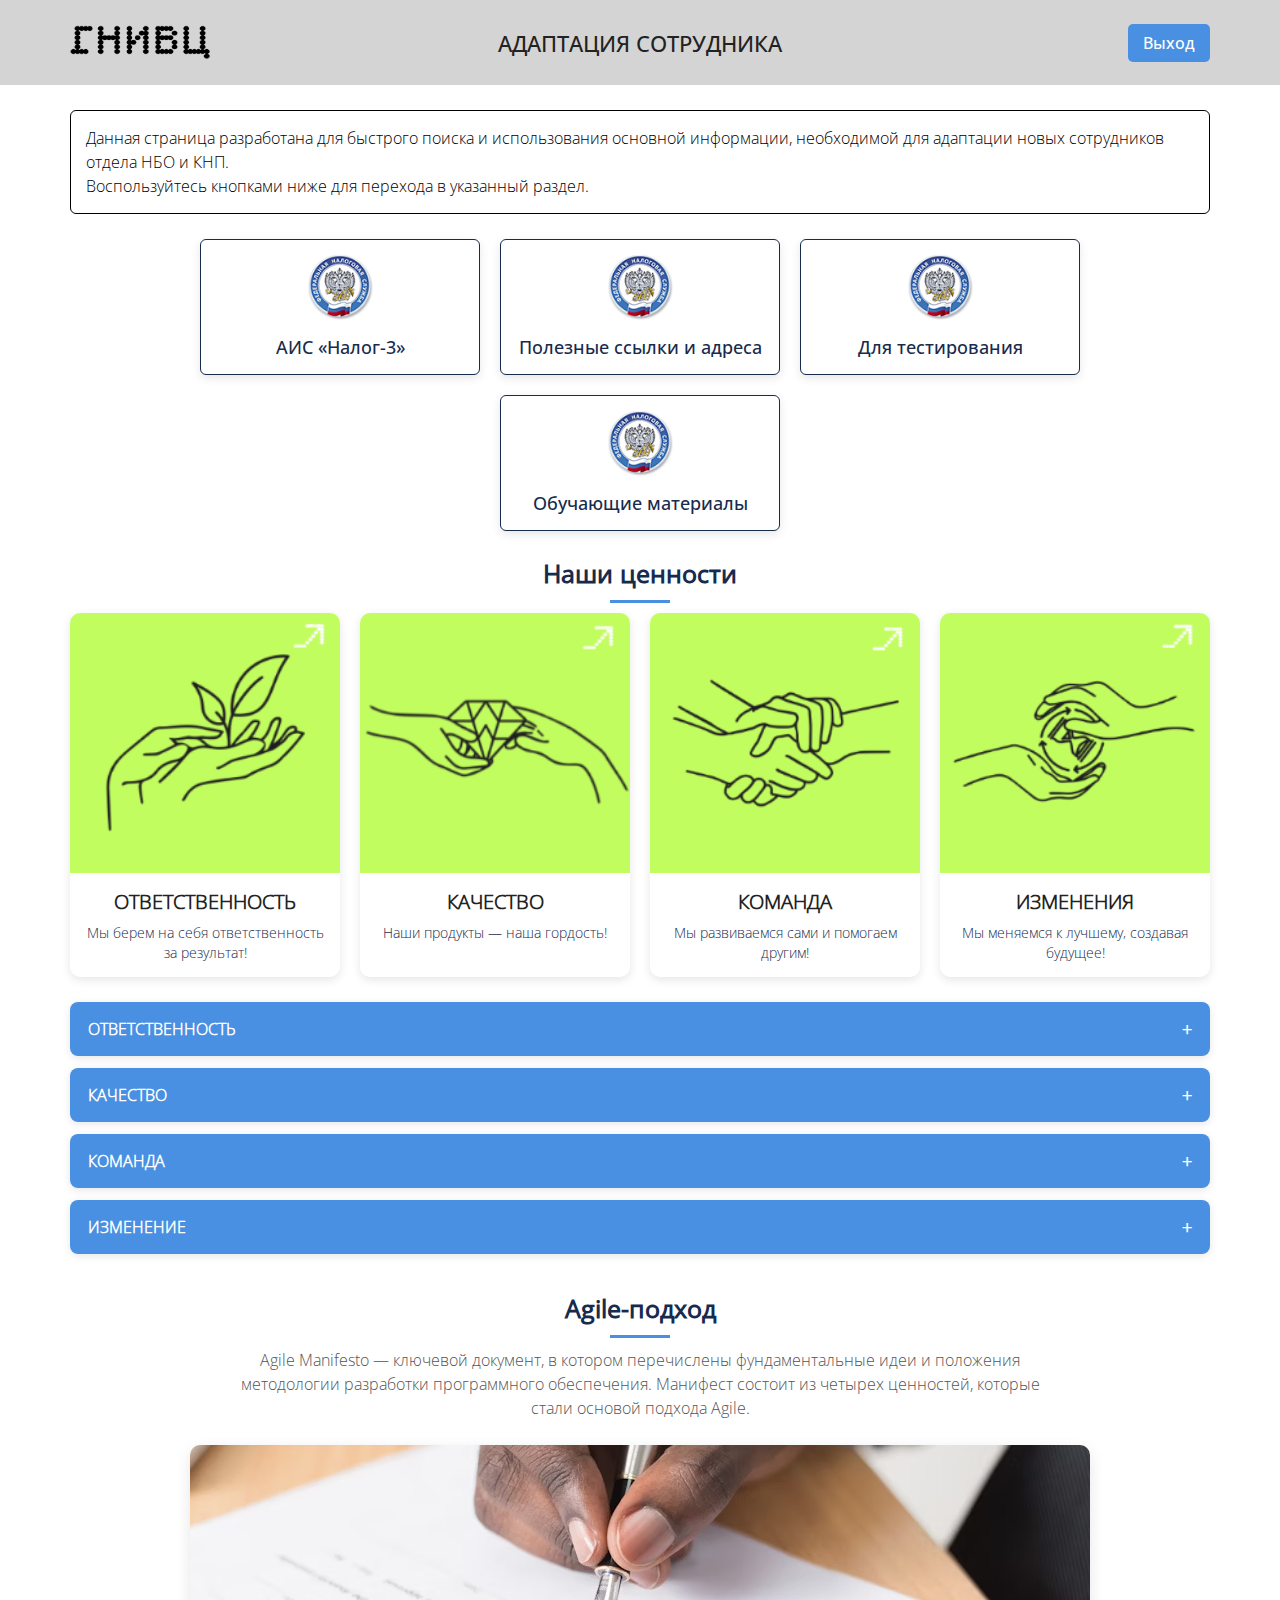
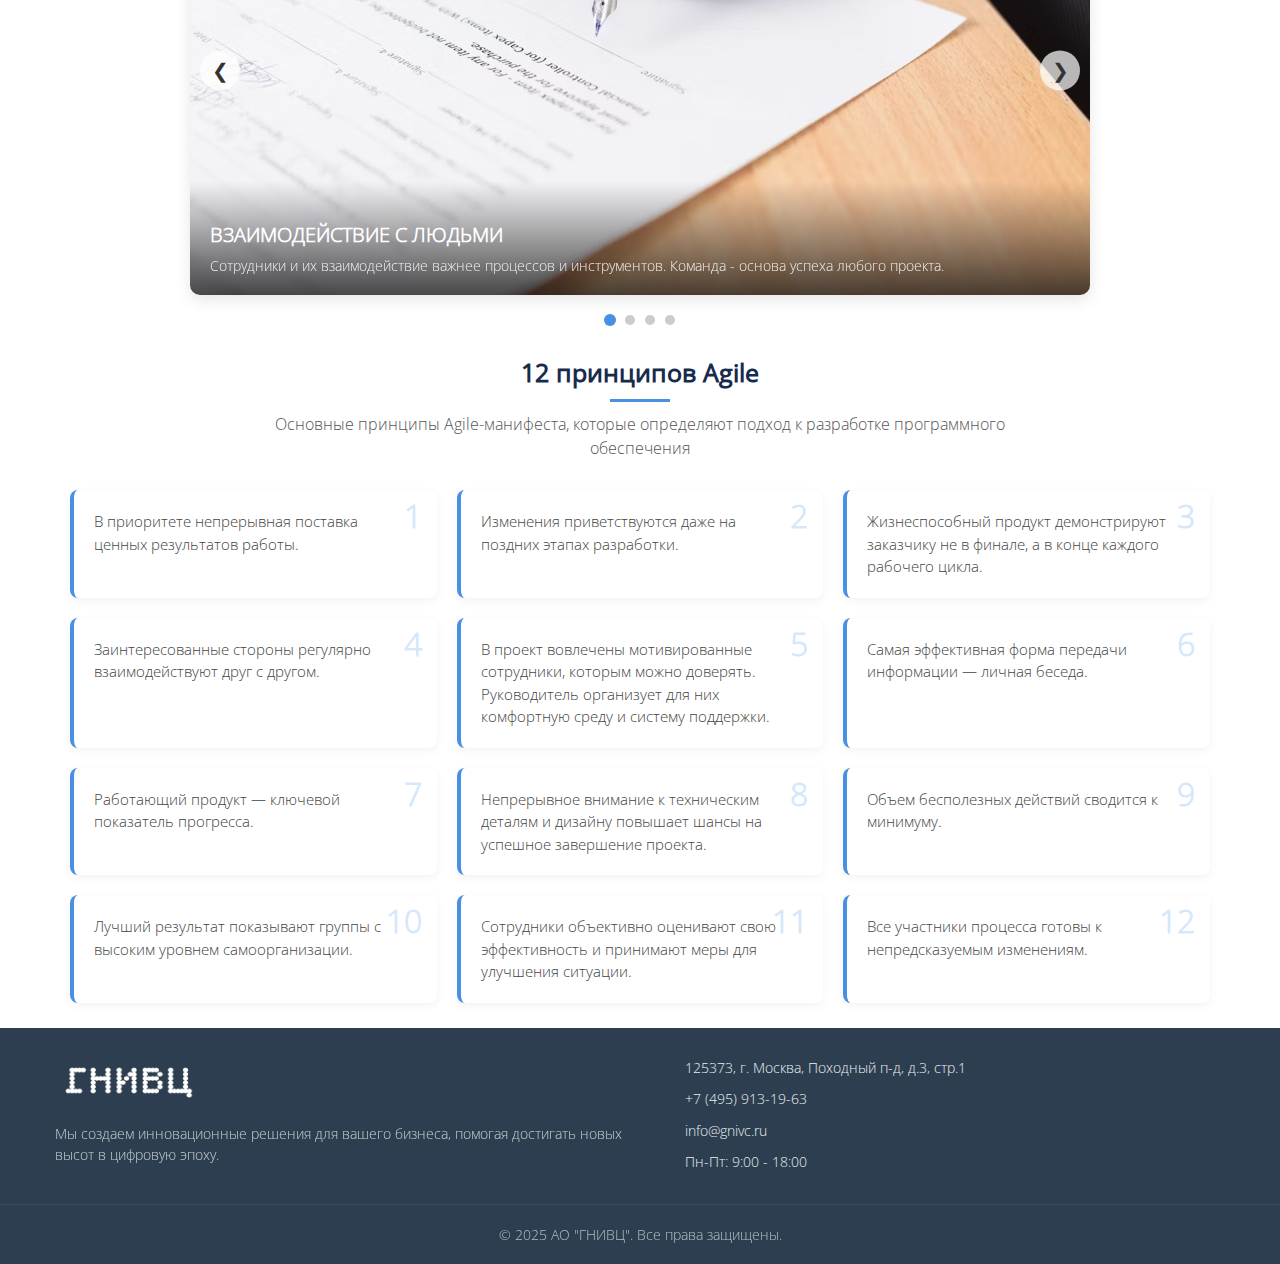
<file: index.html>
<!DOCTYPE html>
<html lang="ru">
  <head>
    <meta charset="UTF-8" />
    <meta name="viewport" content="width=device-width, initial-scale=1.0" />
    <title>База знаний</title>
    <link rel="stylesheet" href="css/style.css" />
  </head>
  <body>
    <header class="perv">
        <div class="container">
            <div class="logo">
                <a href="./index.html"><img src=".//img/logo.png" alt="Логотип" /></a>
            </div>
            <div class="txt">
                <p>АДАПТАЦИЯ СОТРУДНИКА</p>
            </div>
            <div class="btn">
                <a href=""><button>Выход</button></a>
            </div>
        </div>
    </header>
    
    <section class="pam">
        <div class="container">
            <div class="txt">
                <p>
                    Данная страница разработана для быстрого поиска и использования
                    основной информации, необходимой для адаптации новых сотрудников
                    отдела НБО и КНП. <br />
                    Воспользуйтесь кнопками ниже для перехода в указанный раздел.
                </p>
            </div>
        </div>
    </section>
    
    <section class="cart">
        <div class="container">
            <div class="carts1">
                <a href=".//nalog3.html">
                    <div class="card">
                        <img src=".//img/nalog.png" alt="Налог" />
                        <p>АИС «Налог-3»</p>
                    </div>
                </a>
                
                <a href=".//src_adres.html">
                    <div class="card">
                        <img src=".//img/nalog.png" alt="Ссылки" />
                        <p>Полезные ссылки и адреса</p>
                    </div>
                </a>
                
                <a href="">
                    <div class="card">
                        <img src=".//img/nalog.png" alt="Тестирование" />
                        <p>Для тестирования</p>
                    </div>
                </a>
            </div>
            <div class="carts2">
                <a href="">
                    <div class="card">
                        <img src=".//img/nalog.png" alt="Обучение" />
                        <p>Обучающие материалы</p>
                    </div>
                </a>
            </div>
        </div>
    </section>
    
    <section class="values-section">
        <div class="container">
            <h2 class="section-title">Наши ценности</h2>
            
            <div class="cards-container">
                <a href="#responsibility" class="card" data-value="responsibility">
                    <div class="card-image">
                        <img src=".//img/otv1.png" alt="Ответственность" />
                    </div>
                    <div class="card-content">
                        <h3 class="card-title">ОТВЕТСТВЕННОСТЬ</h3>
                        <p class="card-text">
                            Мы берем на себя ответственность за результат!
                        </p>
                    </div>
                </a>
                
                <a href="#quality" class="card" data-value="quality">
                    <div class="card-image">
                        <img src=".//img/otv2.png" alt="Качество" />
                    </div>
                    <div class="card-content">
                        <h3 class="card-title">КАЧЕСТВО</h3>
                        <p class="card-text">Наши продукты — наша гордость!</p>
                    </div>
                </a>
                
                <a href="#team" class="card" data-value="team">
                    <div class="card-image">
                        <img src=".//img/otv3.png" alt="Команда" />
                    </div>
                    <div class="card-content">
                        <h3 class="card-title">КОМАНДА</h3>
                        <p class="card-text">Мы развиваемся сами и помогаем другим!</p>
                    </div>
                </a>
                
                <a href="#changes" class="card" data-value="changes">
                    <div class="card-image">
                        <img src=".//img/otv4.png" alt="Изменения" />
                    </div>
                    <div class="card-content">
                        <h3 class="card-title">ИЗМЕНЕНИЯ</h3>
                        <p class="card-text">Мы меняемся к лучшему, создавая будущее!</p>
                    </div>
                </a>
            </div>
        </div>
    </section>
    
    <section class="values-details">
        <div class="container">
            <div class="accordion">
                <div class="accordion-item" id="responsibility" data-value="responsibility">
                    <div class="accordion-header">ОТВЕТСТВЕННОСТЬ</div>
                    <div class="accordion-content">
                        <div class="accordion-content-inner">
                            <p>
                                Быть ответственным – это всецело отвечать за свои действия и
                                бездействие и их последствия. Мы начинаем с себя, а не ждем
                                действий от других. Мы мыслим за функциональными рамками и
                                отвечаем за целостный процесс, поэтому не перекладываем вину
                                за плохой результат на кого-либо.
                            </p>
                            <p>
                                Мы честны перед собой и умеем признавать ошибки. Если видим
                                проблему не в нашей Зоне ответственности, сообщаем о ней
                                коллегам и помогаем решить, а не проходим мимо. Мы не даем
                                напряжных обещаний, соблюдаем договоренности и доводим дела до
                                конца. Если по какой-то причине мы не можем выполнить
                                обещанное, мы незамедлительно сообщаем об этом и предлагаем
                                новое решение.
                            </p>
                        </div>
                    </div>
                </div>
                
                <div class="accordion-item" id="quality" data-value="quality">
                    <div class="accordion-header">КАЧЕСТВО</div>
                    <div class="accordion-content">
                        <div class="accordion-content-inner">
                            <p>
                                Главная цель нашей работы — решать задачи клиента. Наши
                                клиенты – это люди, которые пользуются нашими продуктами и
                                сервисами, а также наши коллеги и партнеры. Все, что мы делаем
                                для наших клиентов, мы делаем, ориентируясь на фундаментальный
                                принцип: давай каждый себя – а для себя мы хотим лучшего.
                            </p>
                            <p>
                                Мы стремимся предвосхищать ожидания клиентов или как минимум
                                соответствовать им. Мы отвечаем за качество нашей работы и
                                всегда предлагаем клиентам, заказчикам, партнерам и коллегам
                                лучшее решение, доступное на данный момент.
                            </p>
                        </div>
                    </div>
                </div>
                
                <div class="accordion-item" id="team" data-value="team">
                    <div class="accordion-header">КОМАНДА</div>
                    <div class="accordion-content">
                        <div class="accordion-content-inner">
                            <p>
                                Мы движемся к общей цели, поэтому делаем так, чтобы путь был
                                приятным и продуктивным. Мы не поддерживаем токсичное
                                поведение и создаем прозрачную атмосферу: с помощью культуры
                                открытого и конструктивного общения.
                            </p>
                            <p>
                                Мы не ставим себе выше других и сколько дельных знаниями и
                                опытом с командами. Мы с готовностью отключаем на просьбы и
                                прокатием проходим на помощь. Наше доброжелательное отношение
                                к коместам, клиентам и партнерам никогда не зависит от личных
                                обстоятельств и погоды за окном.
                            </p>
                        </div>
                    </div>
                </div>
                
                <div class="accordion-item" id="changes" data-value="changes">
                    <div class="accordion-header">ИЗМЕНЕНИЕ</div>
                    <div class="accordion-content">
                        <div class="accordion-content-inner">
                            <p>
                                Мы с азартом принимаем вызовы динамично-развлекающегося мира и
                                не боимся изменений. Мы перманентно тренируем насмотренность,
                                отслеживаем и анализируем профессиональные тренды и стараемся
                                внедрить их работу.
                            </p>
                            <p>
                                Мы оцениваем эффективность текущих процессов и не держимся
                                установленных правил, если видим лучшее решение. Мы непрерывно
                                развиваем востребованные личные качества и профессиональные
                                знания, чтобы быстро адаптироваться к изменениям и сохранять
                                эффективность.
                            </p>
                        </div>
                    </div>
                </div>
            </div>
        </div>
    </section>
    
    <section class="agile-section">
        <div class="container">
            <h2 class="section-title">Agile-подход</h2>
            <p class="section-description">
                Agile Manifesto — ключевой документ, в котором перечислены фундаментальные идеи и положения методологии разработки программного обеспечения. 
                Манифест состоит из четырех ценностей, которые стали основой подхода Agile.
            </p>
            
            <!-- Слайдер -->
            <div class="slider-container">
                <div class="slider">
                    <!-- Слайд 1 - Взаимодействие с людьми -->
                    <div class="slide">
                        <img src=".//img/sl1.avif" alt="Взаимодействие с людьми">
                        <div class="slide-content">
                            <h3 class="slide-title">ВЗАИМОДЕЙСТВИЕ С ЛЮДЬМИ</h3>
                            <p class="slide-text">Сотрудники и их взаимодействие важнее процессов и инструментов. Команда - основа успеха любого проекта.</p>
                        </div>
                    </div>
                    
                    <!-- Слайд 2 - Сотрудничество с клиентом -->
                    <div class="slide">
                        <img src=".//img/sl2.avif" alt="Сотрудничество с клиентом">
                        <div class="slide-content">
                            <h3 class="slide-title">СОТРУДНИЧЕСТВО С КЛИЕНТОМ</h3>
                            <p class="slide-text">Прямой контакт с клиентом важнее предварительных письменных соглашений. Мы работаем в тесном контакте с заказчиком.</p>
                        </div>
                    </div>
                    
                    <!-- Слайд 3 - Работающий продукт -->
                    <div class="slide">
                        <img src=".//img/sl3.avif" alt="Работающий продукт">
                        <div class="slide-content">
                            <h3 class="slide-title">РАБОТАЮЩИЙ ПРОДУКТ</h3>
                            <p class="slide-text">Работающий продукт важнее формального документооборота. Мы фокусируемся на реальных результатах.</p>
                        </div>
                    </div>
                    
                    <!-- Слайд 4 - Готовность к изменениям -->
                    <div class="slide">
                        <img src=".//img/sl4.avif" alt="Готовность к изменениям">
                        <div class="slide-content">
                            <h3 class="slide-title">ГОТОВНОСТЬ К ИЗМЕНЕНИЯМ</h3>
                            <p class="slide-text">Готовность к нововведениям важнее изначального плана. Мы адаптируемся к изменениям и извлекаем из них пользу.</p>
                        </div>
                    </div>
                </div>
                
                <!-- Навигационные стрелки -->
                <div class="slider-nav">
                    <div class="slider-arrow prev">&#10094;</div>
                    <div class="slider-arrow next">&#10095;</div>
                </div>
            </div>
            
            <!-- Навигационные точки -->
            <div class="slider-dots"></div>
        </div>
    </section>
    
    <section class="agile-principles">
        <div class="container">
            <h2 class="section-title">12 принципов Agile</h2>
            <p class="section-description">
                Основные принципы Agile-манифеста, которые определяют подход к разработке программного обеспечения
            </p>
            
            <div class="principles-container">
                <!-- Принцип 1 -->
                <div class="principle-card">
                    <div class="principle-number">1</div>
                    <div class="principle-content">
                        <p class="principle-text">В приоритете непрерывная поставка<br> ценных результатов работы.</p>
                    </div>
                </div>
                
                <!-- Принцип 2 -->
                <div class="principle-card">
                    <div class="principle-number">2</div>
                    <div class="principle-content">
                        <p class="principle-text">Изменения приветствуются даже на<br> поздних этапах разработки.</p>
                    </div>
                </div>
                
                <!-- Принцип 3 -->
                <div class="principle-card">
                    <div class="principle-number">3</div>
                    <div class="principle-content">
                        <p class="principle-text">Жизнеспособный продукт демонстрируют заказчику не в финале, а в конце каждого рабочего цикла.</p>
                    </div>
                </div>
                
                <!-- Принцип 4 -->
                <div class="principle-card">
                    <div class="principle-number">4</div>
                    <div class="principle-content">
                        <p class="principle-text">Заинтересованные стороны регулярно взаимодействуют друг с другом.</p>
                    </div>
                </div>
                
                <!-- Принцип 5 -->
                <div class="principle-card">
                    <div class="principle-number">5</div>
                    <div class="principle-content">
                        <p class="principle-text">В проект вовлечены мотивированные сотрудники, которым можно доверять. Руководитель организует для них комфортную среду и систему поддержки.</p>
                    </div>
                </div>
                
                <!-- Принцип 6 -->
                <div class="principle-card">
                    <div class="principle-number">6</div>
                    <div class="principle-content">
                        <p class="principle-text">Самая эффективная форма передачи информации — личная беседа.</p>
                    </div>
                </div>
                
                <!-- Принцип 7 -->
                <div class="principle-card">
                    <div class="principle-number">7</div>
                    <div class="principle-content">
                        <p class="principle-text">Работающий продукт — ключевой показатель прогресса.</p>
                    </div>
                </div>
                
                <!-- Принцип 8 -->
                <div class="principle-card">
                    <div class="principle-number">8</div>
                    <div class="principle-content">
                        <p class="principle-text">Непрерывное внимание к техническим деталям и дизайну повышает шансы на успешное завершение проекта.</p>
                    </div>
                </div>
                
                <!-- Принцип 9 -->
                <div class="principle-card">
                    <div class="principle-number">9</div>
                    <div class="principle-content">
                        <p class="principle-text">Объем бесполезных действий сводится к минимуму.</p>
                    </div>
                </div>
                
                <!-- Принцип 10 -->
                <div class="principle-card">
                    <div class="principle-number">10</div>
                    <div class="principle-content">
                        <p class="principle-text">Лучший результат показывают группы с высоким уровнем самоорганизации.</p>
                    </div>
                </div>
                
                <!-- Принцип 11 -->
                <div class="principle-card">
                    <div class="principle-number">11</div>
                    <div class="principle-content">
                        <p class="principle-text">Сотрудники объективно оценивают свою эффективность и принимают меры для улучшения ситуации.</p>
                    </div>
                </div>
                
                <!-- Принцип 12 -->
                <div class="principle-card">
                    <div class="principle-number">12</div>
                    <div class="principle-content">
                        <p class="principle-text">Все участники процесса готовы к непредсказуемым изменениям.</p>
                    </div>
                </div>
            </div>
        </div>
    </section>
    
    <footer>
        <div class="footer-container">
            <div class="footer-logo">
                <img src=".//img/footer-logo.png" alt="Логотип компании" class="logo-img">
                <p class="footer-about">
                    Мы создаем инновационные решения для вашего бизнеса, 
                    помогая достигать новых высот в цифровую эпоху.
                </p>
            </div>
            
            <div class="footer-contact">
                <div class="contact-item">
                    <div class="contact-icon"><i class="fas fa-map-marker-alt"></i></div>
                    <div>125373, г. Москва, Походный п-д, д.3, стр.1</div>
                </div>
                <div class="contact-item">
                    <div class="contact-icon"><i class="fas fa-phone"></i></div>
                    <div>+7 (495) 913-19-63</div>
                </div>
                <div class="contact-item">
                    <div class="contact-icon"><i class="fas fa-envelope"></i></div>
                    <div>info@gnivc.ru</div>
                </div>
                <div class="contact-item">
                    <div class="contact-icon"><i class="fas fa-clock"></i></div>
                    <div>Пн-Пт: 9:00 - 18:00</div>
                </div>
            </div>
        </div>
        
        <div class="copyright">
            &copy; 2025 АО "ГНИВЦ". Все права защищены.
        </div>
    </footer>
    <script src=".//script.js"></script>
  </body>
</html>
</file>
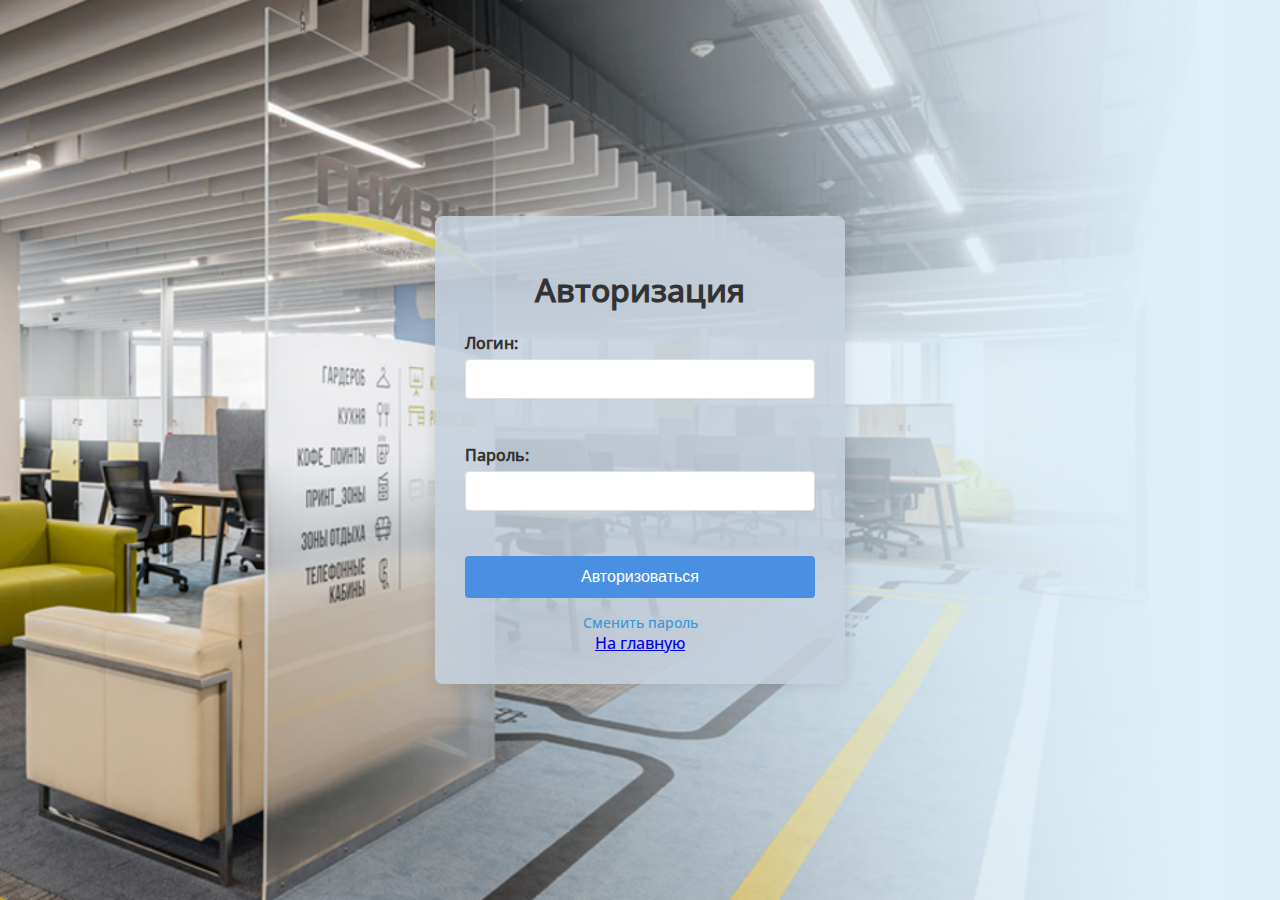
<file: auth.html>
<!DOCTYPE html>
<html lang="ru">
<head>
    <meta charset="UTF-8">
    <meta name="viewport" content="width=device-width, initial-scale=1.0">
    <title>Авторизация</title>
    <link rel="stylesheet" href="css/style1.css" />
</head>
<body>
    <!-- Форма авторизации -->
    <div class="container" id="login-container">
        <h1>Авторизация</h1>
        <form id="login-form">
            <div class="input-group">
                <label for="username">Логин:</label>
                <input type="text" id="username" required>
                <div class="error-message" id="username-error"></div>
            </div>
            <div class="input-group">
                <label for="password">Пароль:</label>
                <input type="password" id="password" required>
                <div class="error-message" id="password-error"></div>
            </div>
            <button type="submit" class="btn">Авторизоваться</button>
        </form>
        <a href="#" id="change-password-link">Сменить пароль</a>
        <a href=".//index.html">На главную</a>
    </div>

    <!-- Модальное окно смены пароля -->
    <div id="password-modal" class="modal">
        <div class="modal-content">
            <span class="close">&times;</span>
            <h2>Смена пароля</h2>
            <form id="password-change-form">
                <div class="input-group">
                    <label for="modal-username">Логин:</label>
                    <input type="text" id="modal-username" required>
                    <div class="error-message" id="modal-username-error"></div>
                </div>
                <div class="input-group">
                    <label for="current-password">Текущий пароль:</label>
                    <input type="password" id="current-password" required>
                    <div class="error-message" id="current-password-error"></div>
                </div>
                <div class="input-group">
                    <label for="new-password">Новый пароль:</label>
                    <input type="password" id="new-password" required>
                    <div class="error-message" id="new-password-error"></div>
                    <div id="password-requirements">
                        <p>Требования к паролю:</p>
                        <ul>
                            <li id="length-req">Длина 12 символов</li>
                            <li id="digit-req">Минимум 1 цифра</li>
                            <li id="upper-req">Минимум 1 заглавная буква (A-Z)</li>
                            <li id="lower-req">Минимум 1 строчная буква (a-z)</li>
                            <li id="special-req">Минимум 1 спецсимвол (!@#$%^&* и т.д.)</li>
                        </ul>
                    </div>
                </div>
                <div class="input-group">
                    <label for="confirm-password">Подтвердите пароль:</label>
                    <input type="password" id="confirm-password" required>
                    <div class="error-message" id="confirm-password-error"></div>
                </div>
                <button type="submit" class="btn">Изменить пароль</button>
                <div class="success-message" id="password-change-success"></div>
            </form>
        </div>
    </div>

    <!-- Страница после авторизации -->
    <div id="main-page" class="container hidden">
        <h1>Информационная система предприятия</h1>
        <div class="system-content">
            <p>Добро пожаловать в информационную систему!</p>
            <button id="logout-btn" class="btn">Выйти</button>
        </div>
    </div>

    <script src="script1.js"></script>
</body>
</html>
</file>
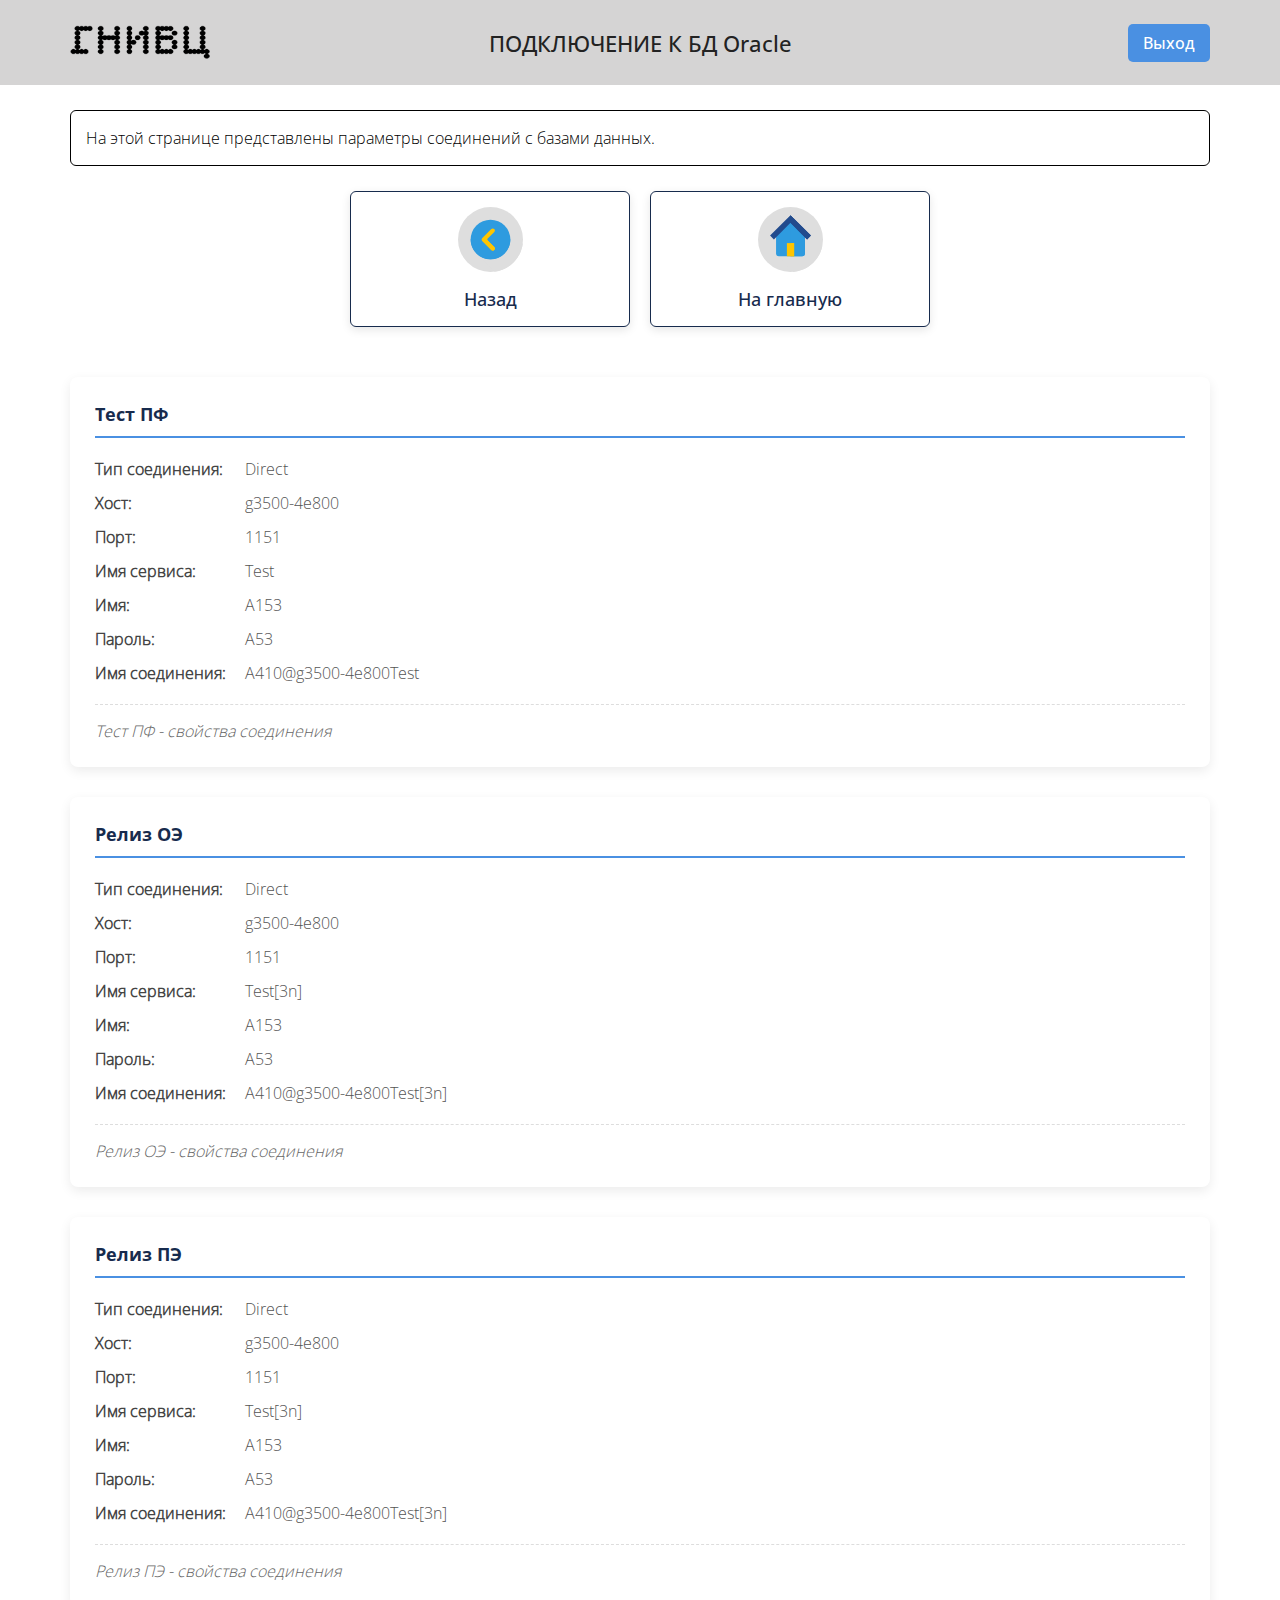
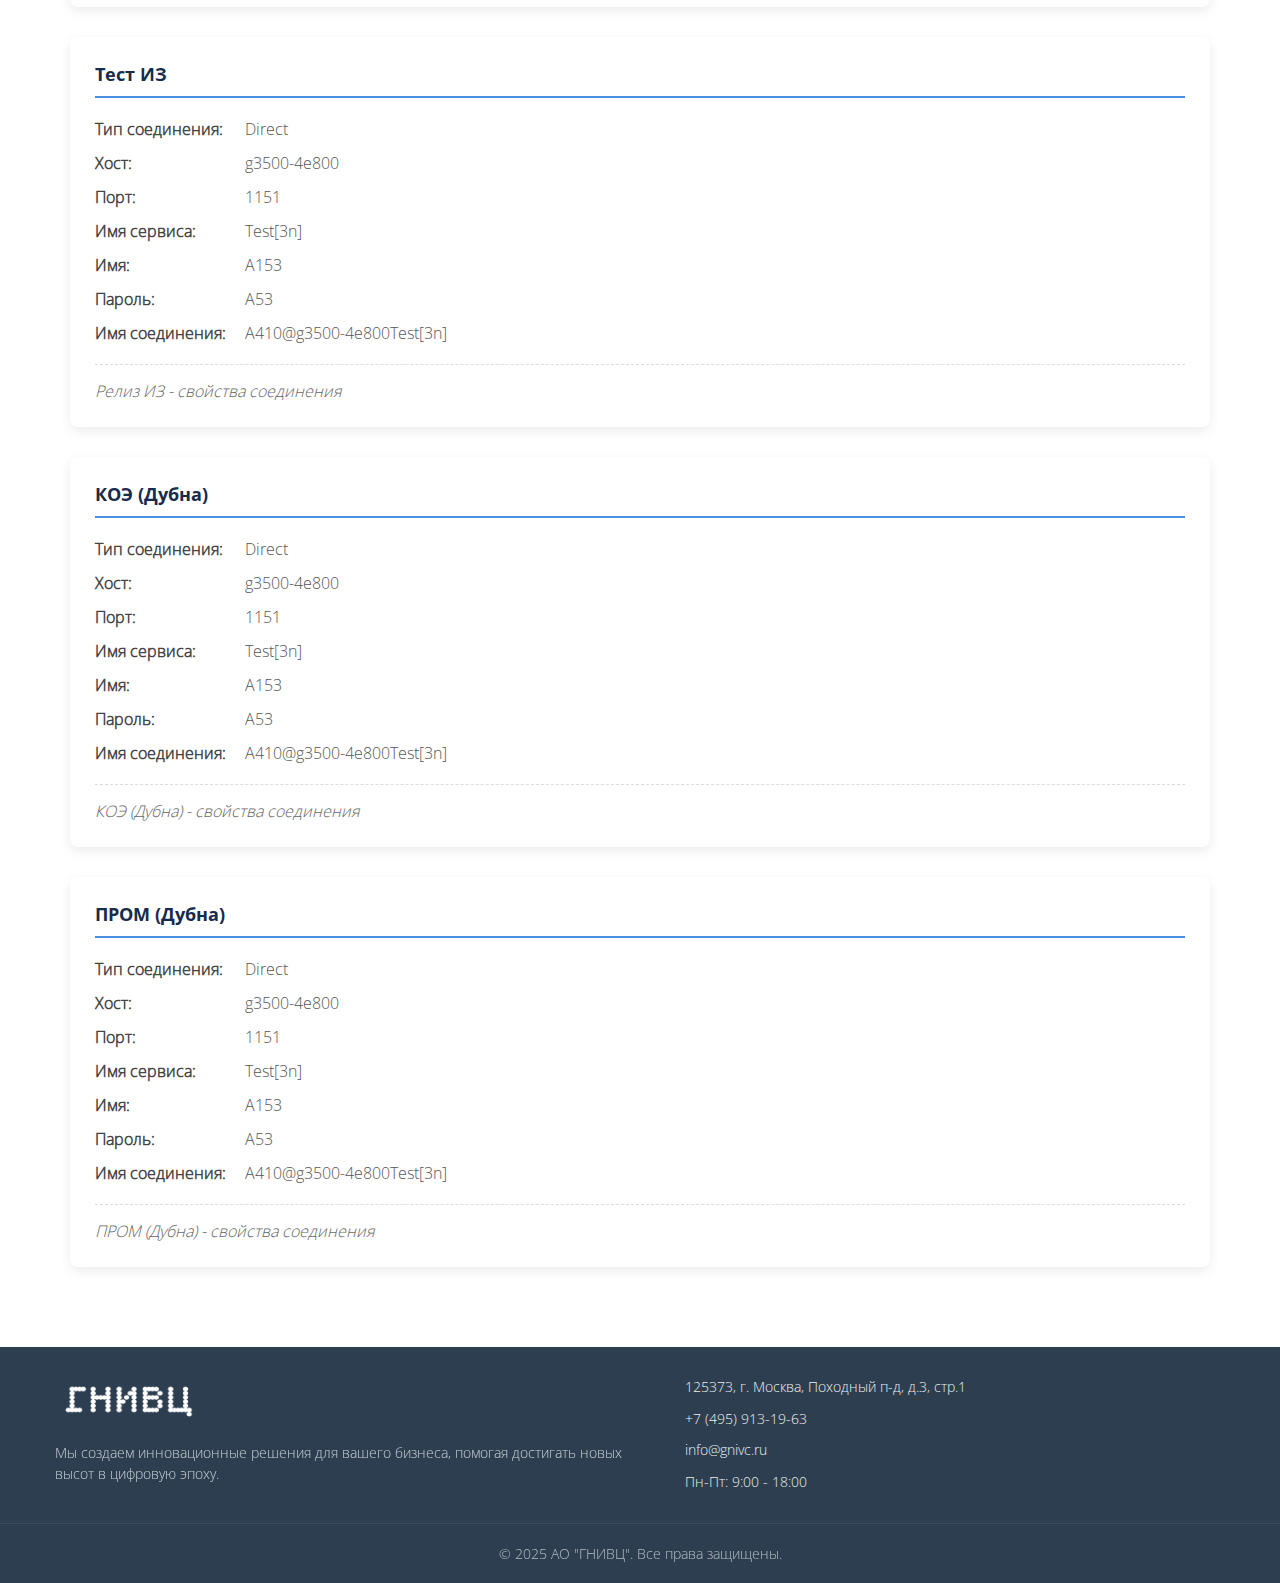
<file: bd.html>
<!DOCTYPE html>
<html lang="ru">
  <head>
    <meta charset="UTF-8" />
    <meta name="viewport" content="width=device-width, initial-scale=1.0" />
    <title>База знаний</title>
    <link rel="stylesheet" href="css/style.css" />
    <link rel="stylesheet" href="css/bd.css" />
  </head>
  <body>
    <header class="perv">
      <div class="container">
        <div class="logo">
          <a href=".//glavn.html"><img src=".//img/logo.png" alt="Логотип" /></a>
        </div>
        <div class="txt">
          <p>ПОДКЛЮЧЕНИЕ К БД Oracle</p>
        </div>
        <div class="btn">
          <a href=".//index.html"><button>Выход</button></a>
        </div>
      </div>
    </header>
    <section class="pam">
      <div class="container">
        <div class="txt">
          <p>
            На этой странице представлены параметры соединений с базами данных.
          </p>
        </div>
      </div>
    </section>

    <section class="cart">
      <div class="container">
        <div class="carts1">
          <a href=".//testirovanie.html">
            <div class="card">
              <img src=".//img/back.svg" alt="Налог" />
              <p>Назад</p>
            </div>
          </a>

          <a href=".//glavn.html">
            <div class="card">
              <img src=".//img/home.svg" alt="Ссылки" />
              <p>На главную</p>
            </div>
          </a>

          
        </div>
      </div>
    </section>

    <section class="connection-section">
        <div class="container">
            <!-- Первое соединение -->
            <div class="connection-card">
                <div class="connection-header">Тест ПФ</div>
                
                <div class="connection-property">
                    <div class="property-name">Тип соединения:</div>
                    <div class="property-value">Direct</div>
                </div>
                
                <div class="connection-property">
                    <div class="property-name">Хост:</div>
                    <div class="property-value">g3500-4e800</div>
                </div>
                
                <div class="connection-property">
                    <div class="property-name">Порт:</div>
                    <div class="property-value">1151</div>
                </div>
                
                <div class="connection-property">
                    <div class="property-name">Имя сервиса:</div>
                    <div class="property-value">Test</div>
                </div>
                
                <div class="connection-property">
                    <div class="property-name">Имя:</div>
                    <div class="property-value">A153</div>
                </div>
                
                <div class="connection-property">
                    <div class="property-name">Пароль:</div>
                    <div class="property-value">A53</div>
                </div>
                
                <div class="connection-property">
                    <div class="property-name">Имя соединения:</div>
                    <div class="property-value">A410@g3500-4e800Test</div>
                </div>
                
                <div class="connection-description">
                    Тест ПФ - свойства соединения
                </div>
            </div>
            
            <!-- Второе соединение -->
            <div class="connection-card">
                <div class="connection-header">Релиз ОЭ</div>
                
                <div class="connection-property">
                    <div class="property-name">Тип соединения:</div>
                    <div class="property-value">Direct</div>
                </div>
                
                <div class="connection-property">
                    <div class="property-name">Хост:</div>
                    <div class="property-value">g3500-4e800</div>
                </div>
                
                <div class="connection-property">
                    <div class="property-name">Порт:</div>
                    <div class="property-value">1151</div>
                </div>
                
                <div class="connection-property">
                    <div class="property-name">Имя сервиса:</div>
                    <div class="property-value">Test[3n]</div>
                </div>
                
                <div class="connection-property">
                    <div class="property-name">Имя:</div>
                    <div class="property-value">A153</div>
                </div>
                
                <div class="connection-property">
                    <div class="property-name">Пароль:</div>
                    <div class="property-value">A53</div>
                </div>
                
                <div class="connection-property">
                    <div class="property-name">Имя соединения:</div>
                    <div class="property-value">A410@g3500-4e800Test[3n]</div>
                </div>
                
                <div class="connection-description">
                    Релиз ОЭ - свойства соединения
                </div>
            </div>

            <div class="connection-card">
                <div class="connection-header">Релиз ПЭ</div>
                
                <div class="connection-property">
                    <div class="property-name">Тип соединения:</div>
                    <div class="property-value">Direct</div>
                </div>
                
                <div class="connection-property">
                    <div class="property-name">Хост:</div>
                    <div class="property-value">g3500-4e800</div>
                </div>
                
                <div class="connection-property">
                    <div class="property-name">Порт:</div>
                    <div class="property-value">1151</div>
                </div>
                
                <div class="connection-property">
                    <div class="property-name">Имя сервиса:</div>
                    <div class="property-value">Test[3n]</div>
                </div>
                
                <div class="connection-property">
                    <div class="property-name">Имя:</div>
                    <div class="property-value">A153</div>
                </div>
                
                <div class="connection-property">
                    <div class="property-name">Пароль:</div>
                    <div class="property-value">A53</div>
                </div>
                
                <div class="connection-property">
                    <div class="property-name">Имя соединения:</div>
                    <div class="property-value">A410@g3500-4e800Test[3n]</div>
                </div>
                
                <div class="connection-description">
                    Релиз ПЭ - свойства соединения
                </div>
            </div>

            <div class="connection-card">
                <div class="connection-header">Тест ИЗ</div>
                
                <div class="connection-property">
                    <div class="property-name">Тип соединения:</div>
                    <div class="property-value">Direct</div>
                </div>
                
                <div class="connection-property">
                    <div class="property-name">Хост:</div>
                    <div class="property-value">g3500-4e800</div>
                </div>
                
                <div class="connection-property">
                    <div class="property-name">Порт:</div>
                    <div class="property-value">1151</div>
                </div>
                
                <div class="connection-property">
                    <div class="property-name">Имя сервиса:</div>
                    <div class="property-value">Test[3n]</div>
                </div>
                
                <div class="connection-property">
                    <div class="property-name">Имя:</div>
                    <div class="property-value">A153</div>
                </div>
                
                <div class="connection-property">
                    <div class="property-name">Пароль:</div>
                    <div class="property-value">A53</div>
                </div>
                
                <div class="connection-property">
                    <div class="property-name">Имя соединения:</div>
                    <div class="property-value">A410@g3500-4e800Test[3n]</div>
                </div>
                
                <div class="connection-description">
                    Релиз ИЗ - свойства соединения
                </div>
            </div>

            <div class="connection-card">
                <div class="connection-header">КОЭ (Дубна)</div>
                
                <div class="connection-property">
                    <div class="property-name">Тип соединения:</div>
                    <div class="property-value">Direct</div>
                </div>
                
                <div class="connection-property">
                    <div class="property-name">Хост:</div>
                    <div class="property-value">g3500-4e800</div>
                </div>
                
                <div class="connection-property">
                    <div class="property-name">Порт:</div>
                    <div class="property-value">1151</div>
                </div>
                
                <div class="connection-property">
                    <div class="property-name">Имя сервиса:</div>
                    <div class="property-value">Test[3n]</div>
                </div>
                
                <div class="connection-property">
                    <div class="property-name">Имя:</div>
                    <div class="property-value">A153</div>
                </div>
                
                <div class="connection-property">
                    <div class="property-name">Пароль:</div>
                    <div class="property-value">A53</div>
                </div>
                
                <div class="connection-property">
                    <div class="property-name">Имя соединения:</div>
                    <div class="property-value">A410@g3500-4e800Test[3n]</div>
                </div>
                
                <div class="connection-description">
                    КОЭ (Дубна) - свойства соединения
                </div>
            </div>
            <div class="connection-card">
                <div class="connection-header">ПРОМ (Дубна)</div>
                
                <div class="connection-property">
                    <div class="property-name">Тип соединения:</div>
                    <div class="property-value">Direct</div>
                </div>
                
                <div class="connection-property">
                    <div class="property-name">Хост:</div>
                    <div class="property-value">g3500-4e800</div>
                </div>
                
                <div class="connection-property">
                    <div class="property-name">Порт:</div>
                    <div class="property-value">1151</div>
                </div>
                
                <div class="connection-property">
                    <div class="property-name">Имя сервиса:</div>
                    <div class="property-value">Test[3n]</div>
                </div>
                
                <div class="connection-property">
                    <div class="property-name">Имя:</div>
                    <div class="property-value">A153</div>
                </div>
                
                <div class="connection-property">
                    <div class="property-name">Пароль:</div>
                    <div class="property-value">A53</div>
                </div>
                
                <div class="connection-property">
                    <div class="property-name">Имя соединения:</div>
                    <div class="property-value">A410@g3500-4e800Test[3n]</div>
                </div>
                
                <div class="connection-description">
                    ПРОМ (Дубна) - свойства соединения
                </div>
            </div>
        </div>
    </section>

    <footer>
      <div class="footer-container">
        <div class="footer-logo">
          <img
            src=".//img/footer-logo.png"
            alt="Логотип компании"
            class="logo-img"
          />
          <p class="footer-about">
            Мы создаем инновационные решения для вашего бизнеса, помогая
            достигать новых высот в цифровую эпоху.
          </p>
        </div>

        <div class="footer-contact">
          <div class="contact-item">
            <div class="contact-icon">
              <i class="fas fa-map-marker-alt"></i>
            </div>
            <div>125373, г. Москва, Походный п-д, д.3, стр.1</div>
          </div>
          <div class="contact-item">
            <div class="contact-icon"><i class="fas fa-phone"></i></div>
            <div>+7 (495) 913-19-63</div>
          </div>
          <div class="contact-item">
            <div class="contact-icon"><i class="fas fa-envelope"></i></div>
            <div>info@gnivc.ru</div>
          </div>
          <div class="contact-item">
            <div class="contact-icon"><i class="fas fa-clock"></i></div>
            <div>Пн-Пт: 9:00 - 18:00</div>
          </div>
        </div>
      </div>

      <div class="copyright">&copy; 2025 АО "ГНИВЦ". Все права защищены.</div>
    </footer>
    <script src=".//script.js"></script>
  </body>
</html>
</file>
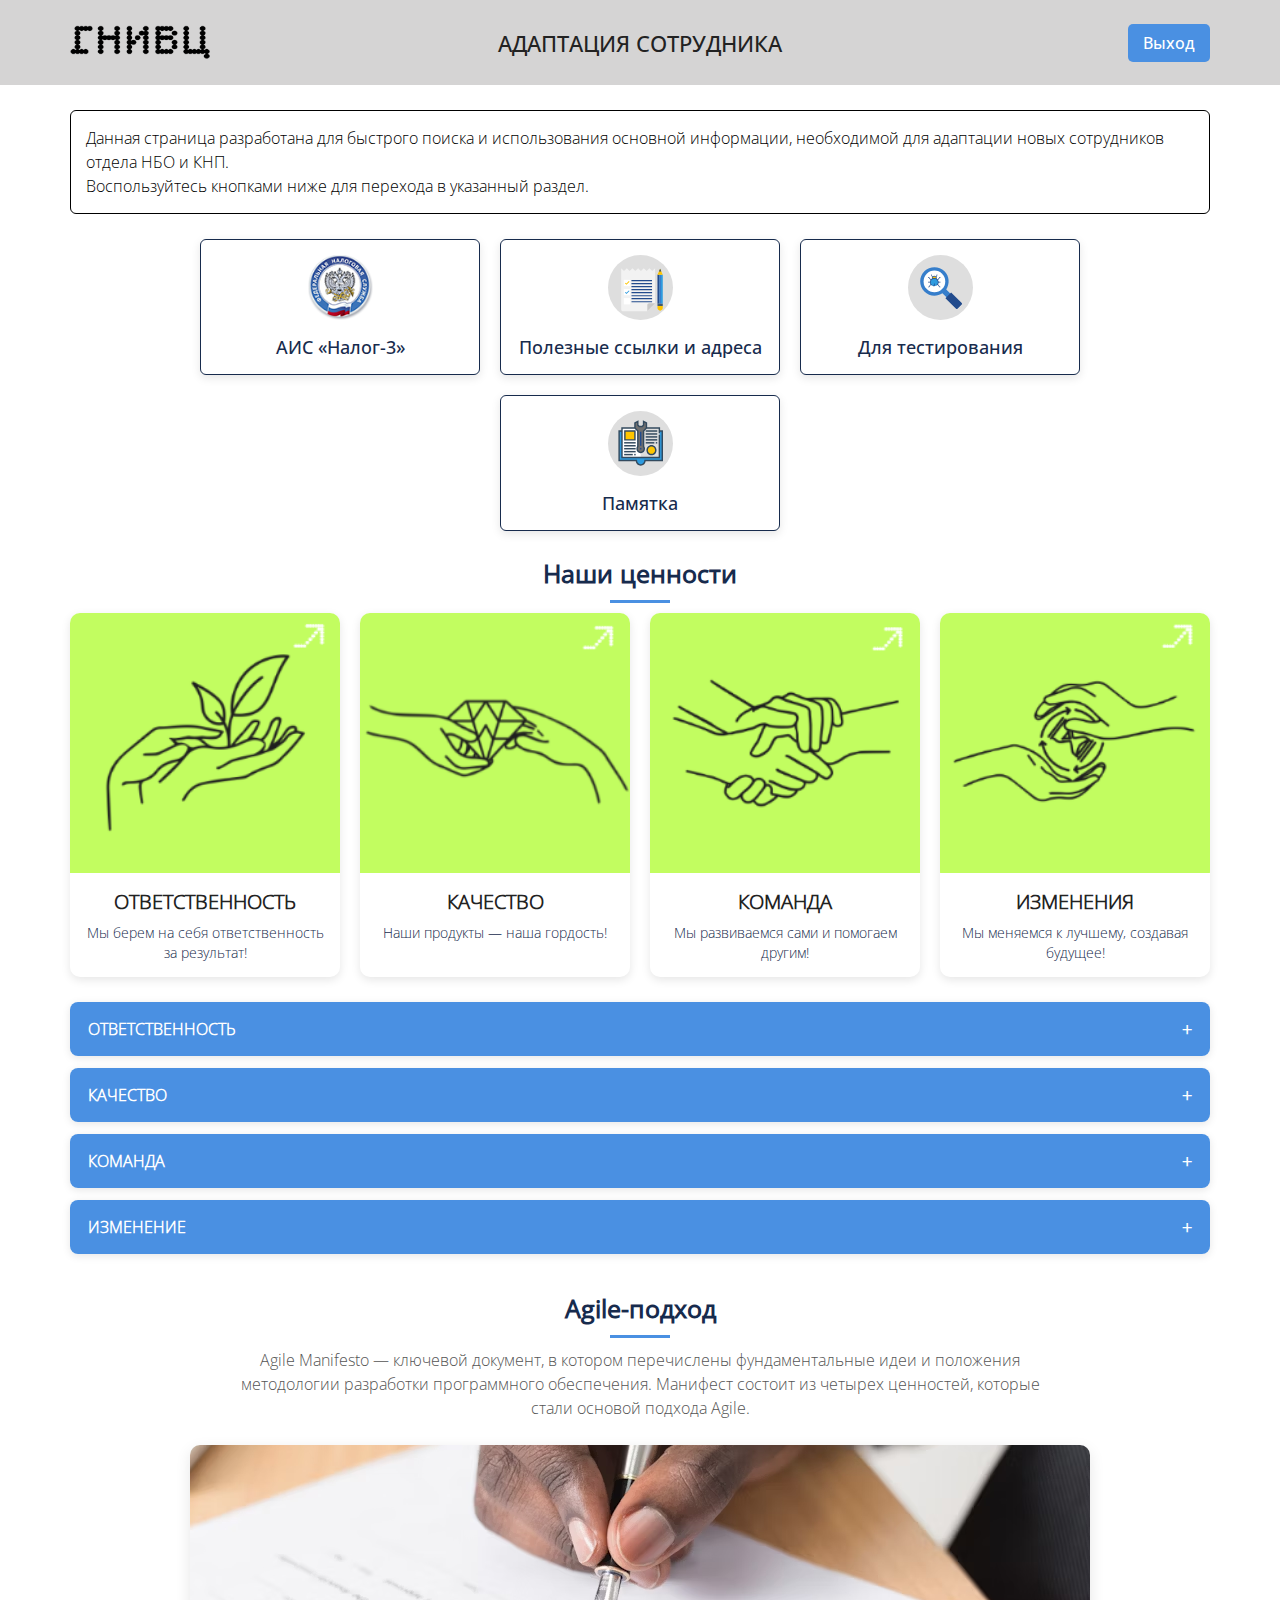
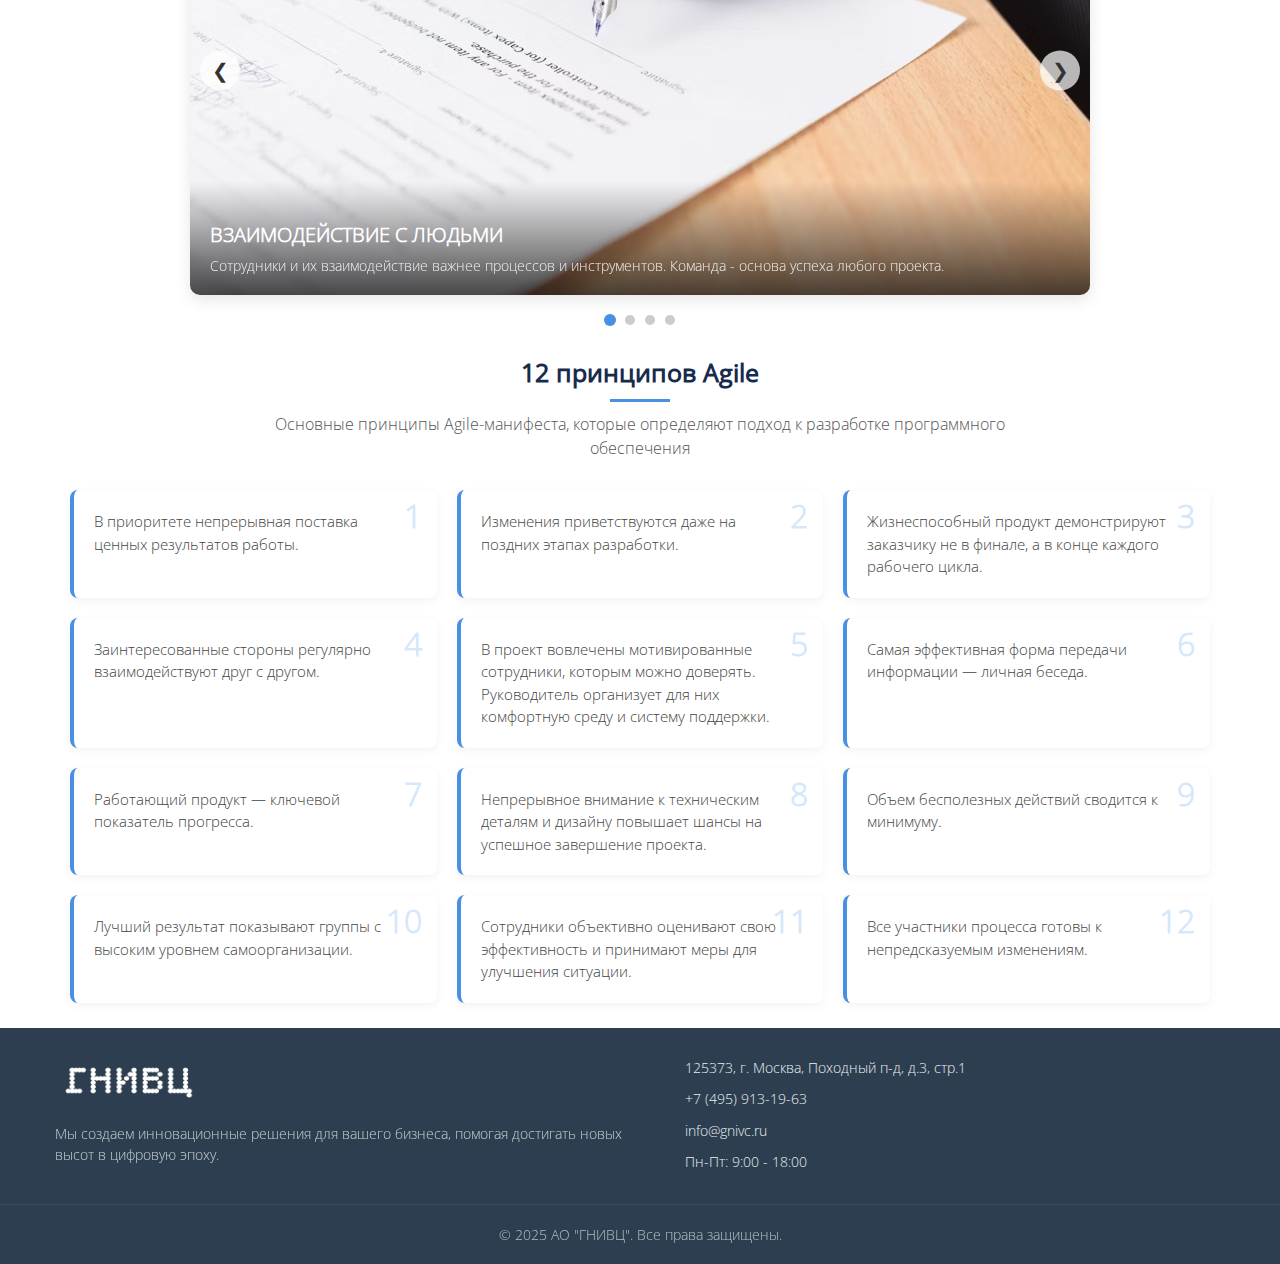
<file: glavn.html>
<!DOCTYPE html>
<html lang="ru">
  <head>
    <meta charset="UTF-8" />
    <meta name="viewport" content="width=device-width, initial-scale=1.0" />
    <title>База знаний</title>
    <link rel="stylesheet" href="css/style.css" />
  </head>
  <body>
    <header class="perv">
        <div class="container">
            <div class="logo">
                <a href="./glavn.html"><img src=".//img/logo.png" alt="Логотип" /></a>
            </div>
            <div class="txt">
                <p>АДАПТАЦИЯ СОТРУДНИКА</p>
            </div>
            <div class="btn">
                <a href=".//index.html"><button>Выход</button></a>
            </div>
        </div>
    </header>
    
    <section class="pam">
        <div class="container">
            <div class="txt">
                <p>
                    Данная страница разработана для быстрого поиска и использования
                    основной информации, необходимой для адаптации новых сотрудников
                    отдела НБО и КНП. <br />
                    Воспользуйтесь кнопками ниже для перехода в указанный раздел.
                </p>
            </div>
        </div>
    </section>
    
    <section class="cart">
        <div class="container">
            <div class="carts1">
                <a href=".//nalog3.html">
                    <div class="card">
                        <img src=".//img/nalog.png" alt="Налог" />
                        <p>АИС «Налог-3»</p>
                    </div>
                </a>
                
                <a href=".//src_adres.html">
                    <div class="card">
                        <img src=".//img/link.svg" alt="Ссылки" />
                        <p>Полезные ссылки и адреса</p>
                    </div>
                </a>
                
                <a href=".//testirovanie.html">
                    <div class="card">
                        <img src=".//img/testirovanie.svg" alt="Тестирование" />
                        <p>Для тестирования</p>
                    </div>
                </a>
            </div>
            <div class="carts2">
                <a href=".//pamyatka.html">
                    <div class="card">
                        <img src=".//img/pam.svg" alt="Обучение" />
                        <p>Памятка</p>
                    </div>
                </a>
            </div>
        </div>
    </section>
    
    <section class="values-section">
        <div class="container">
            <h2 class="section-title">Наши ценности</h2>
            
            <div class="cards-container">
                <a href="#responsibility" class="card" data-value="responsibility">
                    <div class="card-image">
                        <img src=".//img/otv1.png" alt="Ответственность" />
                    </div>
                    <div class="card-content">
                        <h3 class="card-title">ОТВЕТСТВЕННОСТЬ</h3>
                        <p class="card-text">
                            Мы берем на себя ответственность за результат!
                        </p>
                    </div>
                </a>
                
                <a href="#quality" class="card" data-value="quality">
                    <div class="card-image">
                        <img src=".//img/otv2.png" alt="Качество" />
                    </div>
                    <div class="card-content">
                        <h3 class="card-title">КАЧЕСТВО</h3>
                        <p class="card-text">Наши продукты — наша гордость!</p>
                    </div>
                </a>
                
                <a href="#team" class="card" data-value="team">
                    <div class="card-image">
                        <img src=".//img/otv3.png" alt="Команда" />
                    </div>
                    <div class="card-content">
                        <h3 class="card-title">КОМАНДА</h3>
                        <p class="card-text">Мы развиваемся сами и помогаем другим!</p>
                    </div>
                </a>
                
                <a href="#changes" class="card" data-value="changes">
                    <div class="card-image">
                        <img src=".//img/otv4.png" alt="Изменения" />
                    </div>
                    <div class="card-content">
                        <h3 class="card-title">ИЗМЕНЕНИЯ</h3>
                        <p class="card-text">Мы меняемся к лучшему, создавая будущее!</p>
                    </div>
                </a>
            </div>
        </div>
    </section>
    
    <section class="values-details">
        <div class="container">
            <div class="accordion">
                <div class="accordion-item" id="responsibility" data-value="responsibility">
                    <div class="accordion-header">ОТВЕТСТВЕННОСТЬ</div>
                    <div class="accordion-content">
                        <div class="accordion-content-inner">
                            <p>
                                Быть ответственным – это всецело отвечать за свои действия и
                                бездействие и их последствия. Мы начинаем с себя, а не ждем
                                действий от других. Мы мыслим за функциональными рамками и
                                отвечаем за целостный процесс, поэтому не перекладываем вину
                                за плохой результат на кого-либо.
                            </p>
                            <p>
                                Мы честны перед собой и умеем признавать ошибки. Если видим
                                проблему не в нашей Зоне ответственности, сообщаем о ней
                                коллегам и помогаем решить, а не проходим мимо. Мы не даем
                                напряжных обещаний, соблюдаем договоренности и доводим дела до
                                конца. Если по какой-то причине мы не можем выполнить
                                обещанное, мы незамедлительно сообщаем об этом и предлагаем
                                новое решение.
                            </p>
                        </div>
                    </div>
                </div>
                
                <div class="accordion-item" id="quality" data-value="quality">
                    <div class="accordion-header">КАЧЕСТВО</div>
                    <div class="accordion-content">
                        <div class="accordion-content-inner">
                            <p>
                                Главная цель нашей работы — решать задачи клиента. Наши
                                клиенты – это люди, которые пользуются нашими продуктами и
                                сервисами, а также наши коллеги и партнеры. Все, что мы делаем
                                для наших клиентов, мы делаем, ориентируясь на фундаментальный
                                принцип: давай каждый себя – а для себя мы хотим лучшего.
                            </p>
                            <p>
                                Мы стремимся предвосхищать ожидания клиентов или как минимум
                                соответствовать им. Мы отвечаем за качество нашей работы и
                                всегда предлагаем клиентам, заказчикам, партнерам и коллегам
                                лучшее решение, доступное на данный момент.
                            </p>
                        </div>
                    </div>
                </div>
                
                <div class="accordion-item" id="team" data-value="team">
                    <div class="accordion-header">КОМАНДА</div>
                    <div class="accordion-content">
                        <div class="accordion-content-inner">
                            <p>
                                Мы движемся к общей цели, поэтому делаем так, чтобы путь был
                                приятным и продуктивным. Мы не поддерживаем токсичное
                                поведение и создаем прозрачную атмосферу: с помощью культуры
                                открытого и конструктивного общения.
                            </p>
                            <p>
                                Мы не ставим себе выше других и сколько дельных знаниями и
                                опытом с командами. Мы с готовностью отключаем на просьбы и
                                прокатием проходим на помощь. Наше доброжелательное отношение
                                к коместам, клиентам и партнерам никогда не зависит от личных
                                обстоятельств и погоды за окном.
                            </p>
                        </div>
                    </div>
                </div>
                
                <div class="accordion-item" id="changes" data-value="changes">
                    <div class="accordion-header">ИЗМЕНЕНИЕ</div>
                    <div class="accordion-content">
                        <div class="accordion-content-inner">
                            <p>
                                Мы с азартом принимаем вызовы динамично-развлекающегося мира и
                                не боимся изменений. Мы перманентно тренируем насмотренность,
                                отслеживаем и анализируем профессиональные тренды и стараемся
                                внедрить их работу.
                            </p>
                            <p>
                                Мы оцениваем эффективность текущих процессов и не держимся
                                установленных правил, если видим лучшее решение. Мы непрерывно
                                развиваем востребованные личные качества и профессиональные
                                знания, чтобы быстро адаптироваться к изменениям и сохранять
                                эффективность.
                            </p>
                        </div>
                    </div>
                </div>
            </div>
        </div>
    </section>
    
    <section class="agile-section">
        <div class="container">
            <h2 class="section-title">Agile-подход</h2>
            <p class="section-description">
                Agile Manifesto — ключевой документ, в котором перечислены фундаментальные идеи и положения методологии разработки программного обеспечения. 
                Манифест состоит из четырех ценностей, которые стали основой подхода Agile.
            </p>
            
            <!-- Слайдер -->
            <div class="slider-container">
                <div class="slider">
                    <!-- Слайд 1 - Взаимодействие с людьми -->
                    <div class="slide">
                        <img src=".//img/sl1.avif" alt="Взаимодействие с людьми">
                        <div class="slide-content">
                            <h3 class="slide-title">ВЗАИМОДЕЙСТВИЕ С ЛЮДЬМИ</h3>
                            <p class="slide-text">Сотрудники и их взаимодействие важнее процессов и инструментов. Команда - основа успеха любого проекта.</p>
                        </div>
                    </div>
                    
                    <!-- Слайд 2 - Сотрудничество с клиентом -->
                    <div class="slide">
                        <img src=".//img/sl2.avif" alt="Сотрудничество с клиентом">
                        <div class="slide-content">
                            <h3 class="slide-title">СОТРУДНИЧЕСТВО С КЛИЕНТОМ</h3>
                            <p class="slide-text">Прямой контакт с клиентом важнее предварительных письменных соглашений. Мы работаем в тесном контакте с заказчиком.</p>
                        </div>
                    </div>
                    
                    <!-- Слайд 3 - Работающий продукт -->
                    <div class="slide">
                        <img src=".//img/sl3.avif" alt="Работающий продукт">
                        <div class="slide-content">
                            <h3 class="slide-title">РАБОТАЮЩИЙ ПРОДУКТ</h3>
                            <p class="slide-text">Работающий продукт важнее формального документооборота. Мы фокусируемся на реальных результатах.</p>
                        </div>
                    </div>
                    
                    <!-- Слайд 4 - Готовность к изменениям -->
                    <div class="slide">
                        <img src=".//img/sl4.avif" alt="Готовность к изменениям">
                        <div class="slide-content">
                            <h3 class="slide-title">ГОТОВНОСТЬ К ИЗМЕНЕНИЯМ</h3>
                            <p class="slide-text">Готовность к нововведениям важнее изначального плана. Мы адаптируемся к изменениям и извлекаем из них пользу.</p>
                        </div>
                    </div>
                </div>
                
                <!-- Навигационные стрелки -->
                <div class="slider-nav">
                    <div class="slider-arrow prev">&#10094;</div>
                    <div class="slider-arrow next">&#10095;</div>
                </div>
            </div>
            
            <!-- Навигационные точки -->
            <div class="slider-dots"></div>
        </div>
    </section>
    
    <section class="agile-principles">
        <div class="container">
            <h2 class="section-title">12 принципов Agile</h2>
            <p class="section-description">
                Основные принципы Agile-манифеста, которые определяют подход к разработке программного обеспечения
            </p>
            
            <div class="principles-container">
                <!-- Принцип 1 -->
                <div class="principle-card">
                    <div class="principle-number">1</div>
                    <div class="principle-content">
                        <p class="principle-text">В приоритете непрерывная поставка<br> ценных результатов работы.</p>
                    </div>
                </div>
                
                <!-- Принцип 2 -->
                <div class="principle-card">
                    <div class="principle-number">2</div>
                    <div class="principle-content">
                        <p class="principle-text">Изменения приветствуются даже на<br> поздних этапах разработки.</p>
                    </div>
                </div>
                
                <!-- Принцип 3 -->
                <div class="principle-card">
                    <div class="principle-number">3</div>
                    <div class="principle-content">
                        <p class="principle-text">Жизнеспособный продукт демонстрируют заказчику не в финале, а в конце каждого рабочего цикла.</p>
                    </div>
                </div>
                
                <!-- Принцип 4 -->
                <div class="principle-card">
                    <div class="principle-number">4</div>
                    <div class="principle-content">
                        <p class="principle-text">Заинтересованные стороны регулярно взаимодействуют друг с другом.</p>
                    </div>
                </div>
                
                <!-- Принцип 5 -->
                <div class="principle-card">
                    <div class="principle-number">5</div>
                    <div class="principle-content">
                        <p class="principle-text">В проект вовлечены мотивированные сотрудники, которым можно доверять. Руководитель организует для них комфортную среду и систему поддержки.</p>
                    </div>
                </div>
                
                <!-- Принцип 6 -->
                <div class="principle-card">
                    <div class="principle-number">6</div>
                    <div class="principle-content">
                        <p class="principle-text">Самая эффективная форма передачи информации — личная беседа.</p>
                    </div>
                </div>
                
                <!-- Принцип 7 -->
                <div class="principle-card">
                    <div class="principle-number">7</div>
                    <div class="principle-content">
                        <p class="principle-text">Работающий продукт — ключевой показатель прогресса.</p>
                    </div>
                </div>
                
                <!-- Принцип 8 -->
                <div class="principle-card">
                    <div class="principle-number">8</div>
                    <div class="principle-content">
                        <p class="principle-text">Непрерывное внимание к техническим деталям и дизайну повышает шансы на успешное завершение проекта.</p>
                    </div>
                </div>
                
                <!-- Принцип 9 -->
                <div class="principle-card">
                    <div class="principle-number">9</div>
                    <div class="principle-content">
                        <p class="principle-text">Объем бесполезных действий сводится к минимуму.</p>
                    </div>
                </div>
                
                <!-- Принцип 10 -->
                <div class="principle-card">
                    <div class="principle-number">10</div>
                    <div class="principle-content">
                        <p class="principle-text">Лучший результат показывают группы с высоким уровнем самоорганизации.</p>
                    </div>
                </div>
                
                <!-- Принцип 11 -->
                <div class="principle-card">
                    <div class="principle-number">11</div>
                    <div class="principle-content">
                        <p class="principle-text">Сотрудники объективно оценивают свою эффективность и принимают меры для улучшения ситуации.</p>
                    </div>
                </div>
                
                <!-- Принцип 12 -->
                <div class="principle-card">
                    <div class="principle-number">12</div>
                    <div class="principle-content">
                        <p class="principle-text">Все участники процесса готовы к непредсказуемым изменениям.</p>
                    </div>
                </div>
            </div>
        </div>
    </section>
    
    <footer>
        <div class="footer-container">
            <div class="footer-logo">
                <img src=".//img/footer-logo.png" alt="Логотип компании" class="logo-img">
                <p class="footer-about">
                    Мы создаем инновационные решения для вашего бизнеса, 
                    помогая достигать новых высот в цифровую эпоху.
                </p>
            </div>
            
            <div class="footer-contact">
                <div class="contact-item">
                    <div class="contact-icon"><i class="fas fa-map-marker-alt"></i></div>
                    <div>125373, г. Москва, Походный п-д, д.3, стр.1</div>
                </div>
                <div class="contact-item">
                    <div class="contact-icon"><i class="fas fa-phone"></i></div>
                    <div>+7 (495) 913-19-63</div>
                </div>
                <div class="contact-item">
                    <div class="contact-icon"><i class="fas fa-envelope"></i></div>
                    <div>info@gnivc.ru</div>
                </div>
                <div class="contact-item">
                    <div class="contact-icon"><i class="fas fa-clock"></i></div>
                    <div>Пн-Пт: 9:00 - 18:00</div>
                </div>
            </div>
        </div>
        
        <div class="copyright">
            &copy; 2025 АО "ГНИВЦ". Все права защищены.
        </div>
    </footer>
    <script src=".//script.js"></script>
  </body>
</html>
</file>
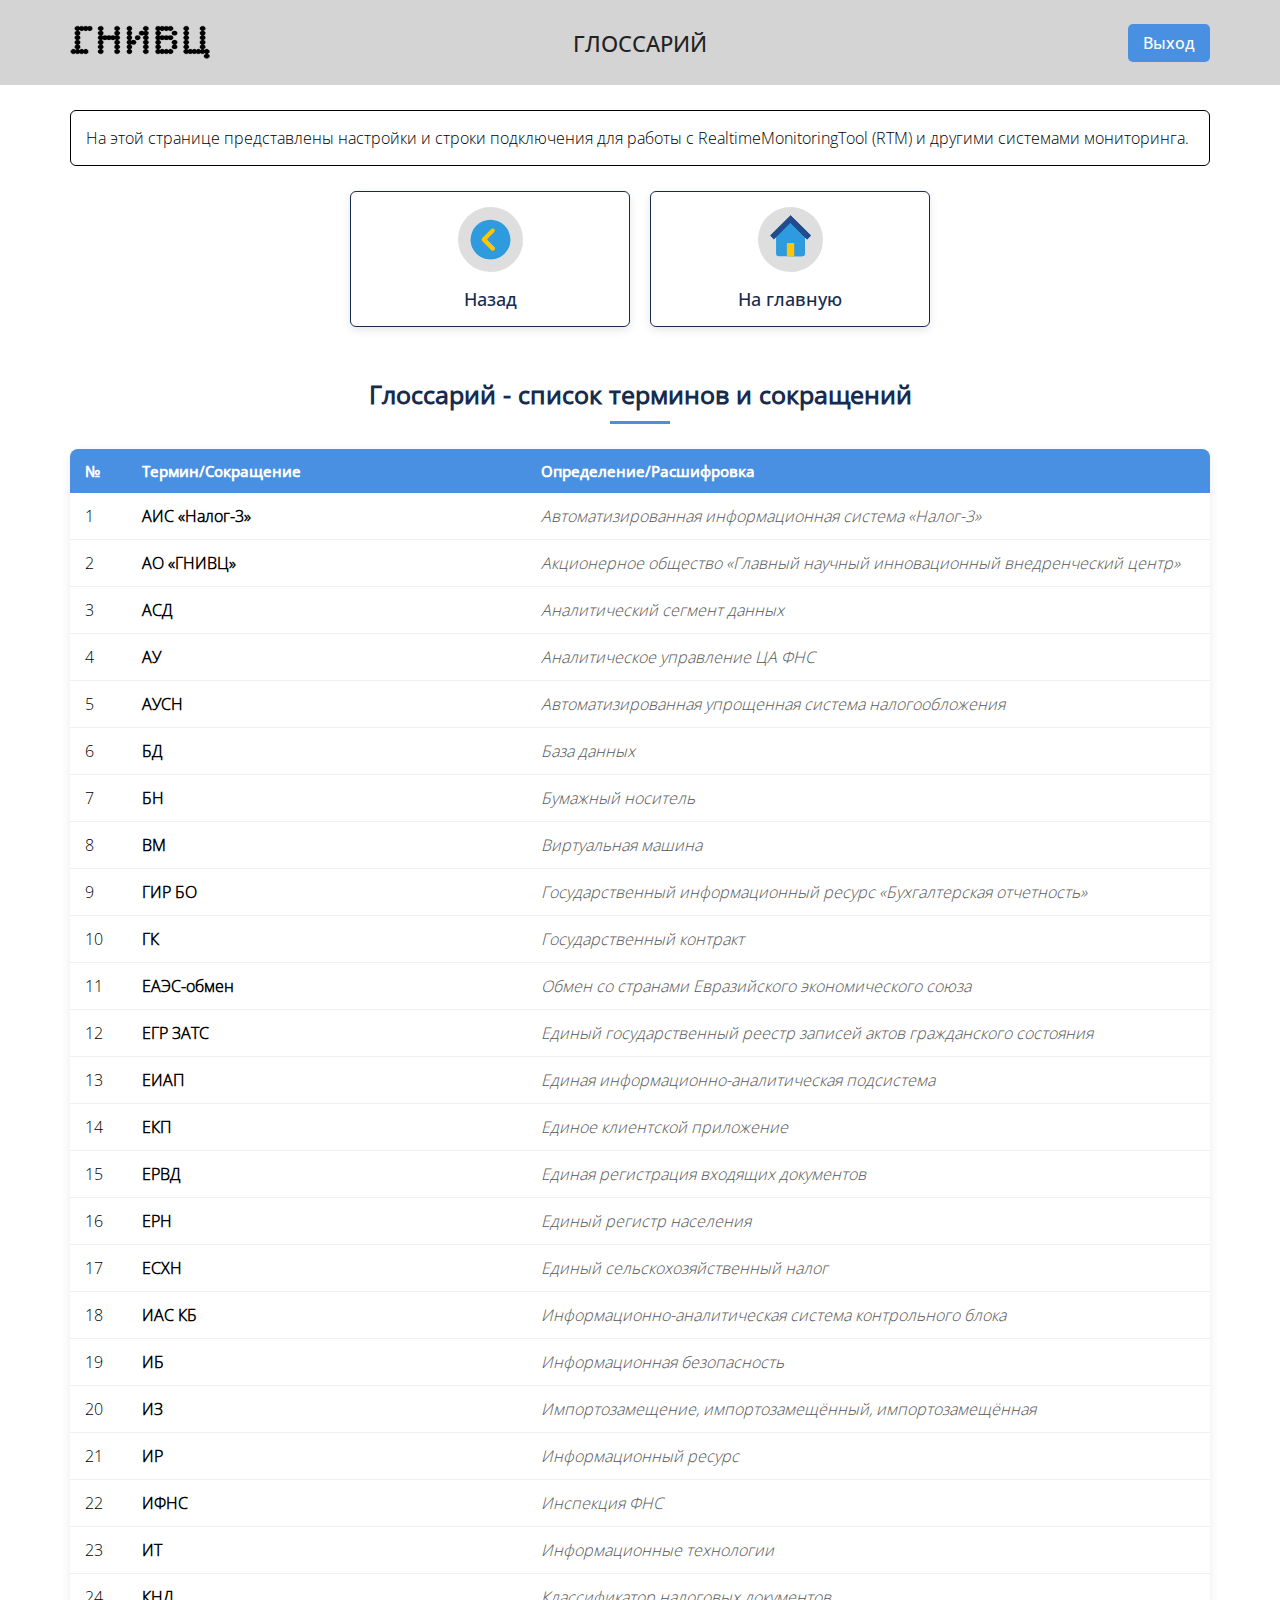
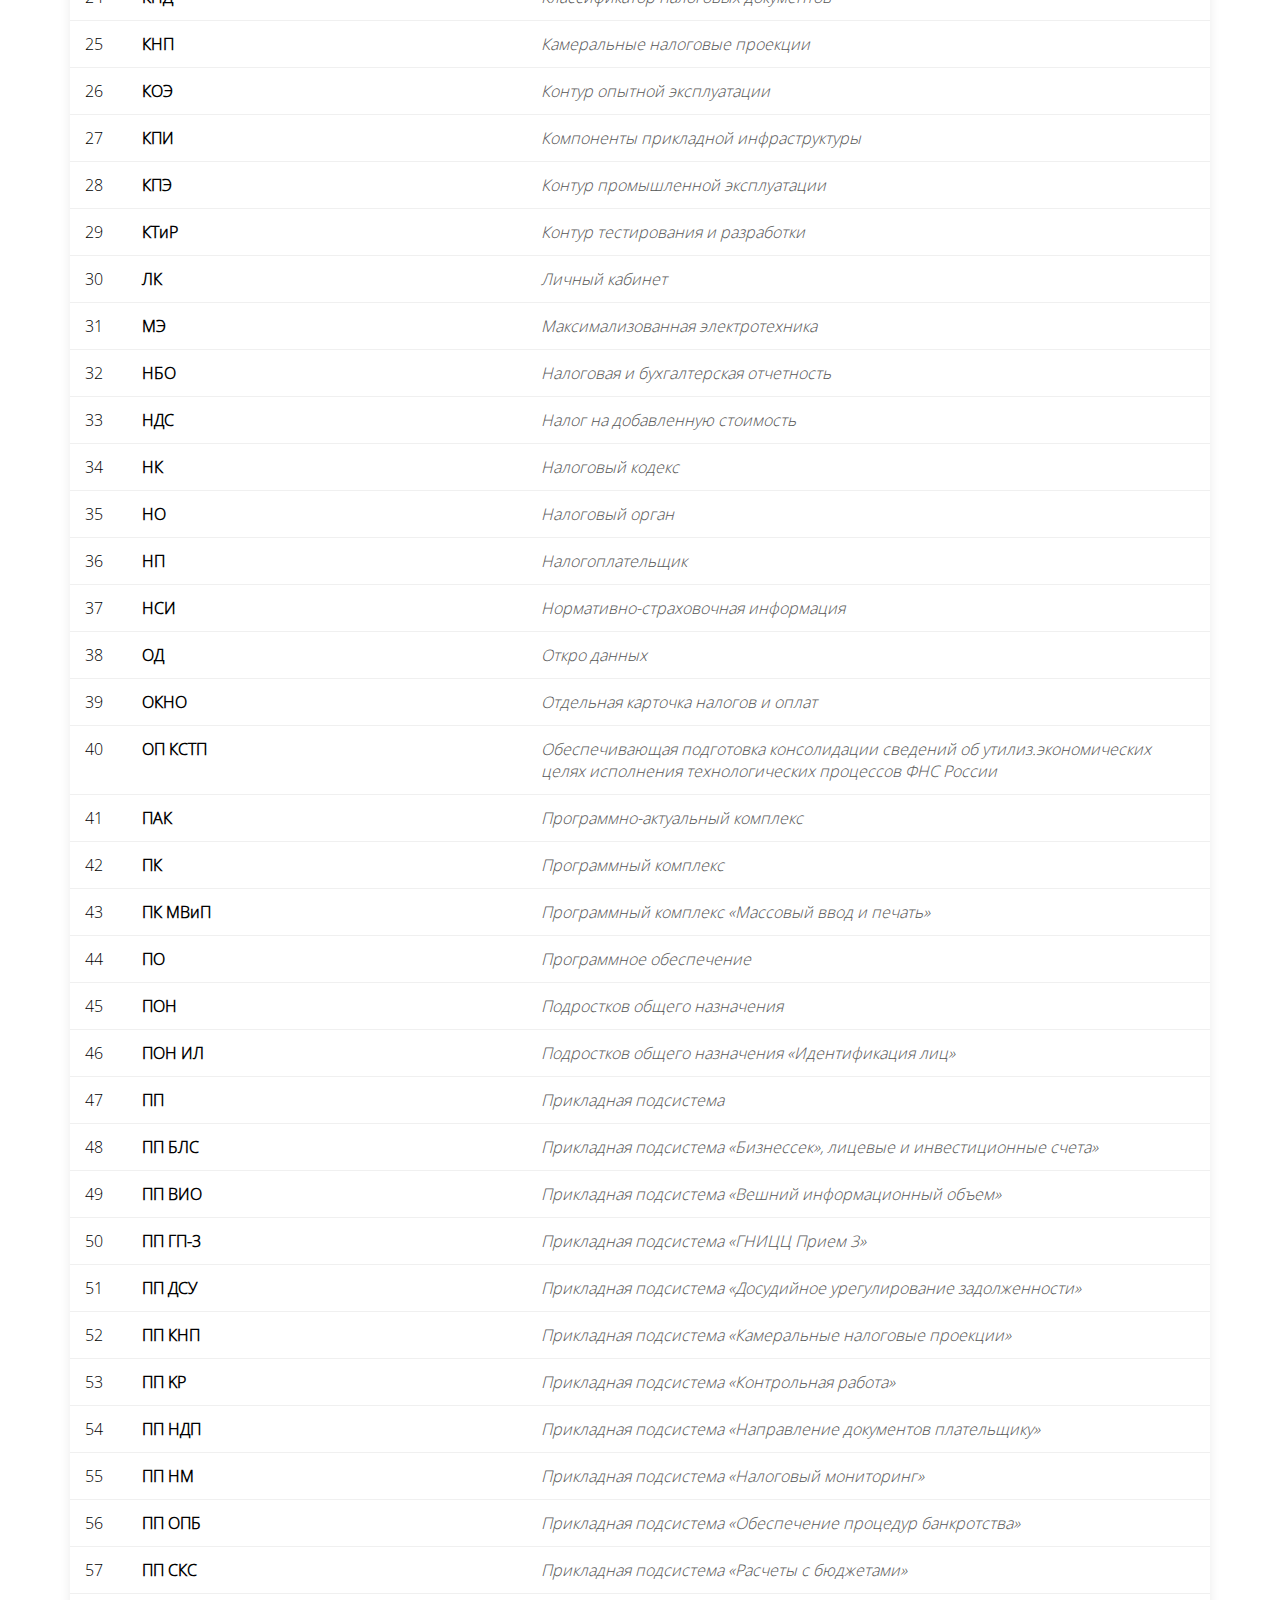
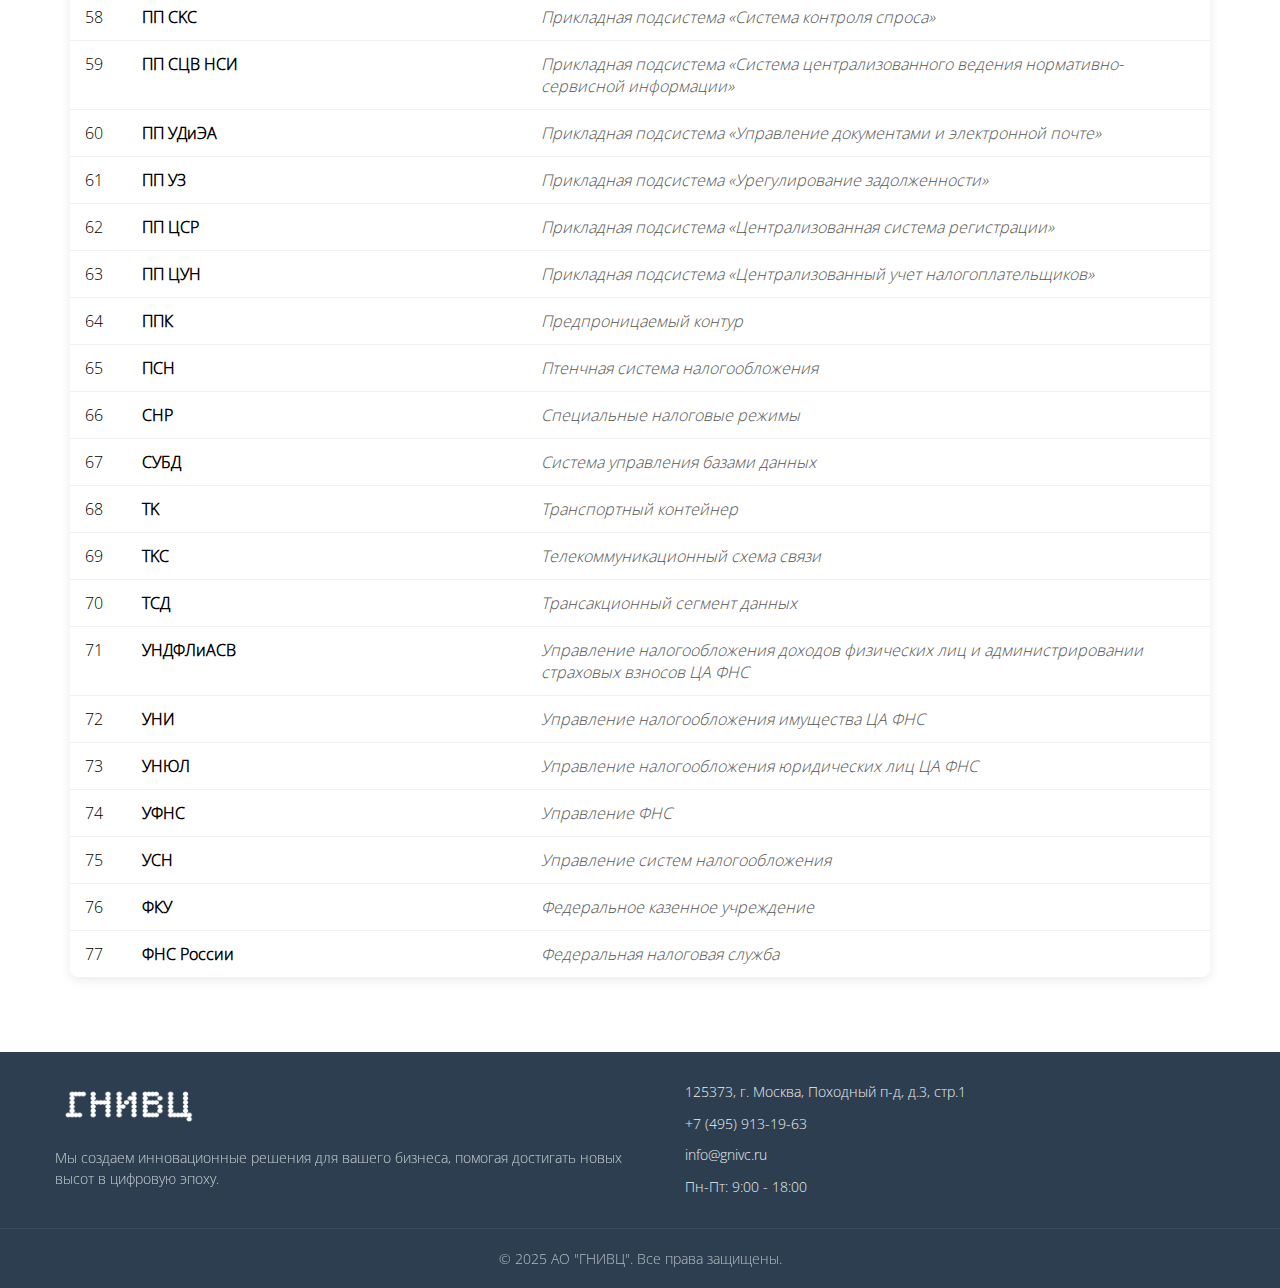
<file: gloss.html>
<!DOCTYPE html>
<html lang="ru">
  <head>
    <meta charset="UTF-8" />
    <meta name="viewport" content="width=device-width, initial-scale=1.0" />
    <title>База знаний</title>
    <link rel="stylesheet" href="css/style.css" />
    <link rel="stylesheet" href="css/obuchayushie.css" />
  </head>
  <body>
    <header class="perv">
      <div class="container">
        <div class="logo">
          <a href="./index.html"><img src=".//img/logo.png" alt="Логотип" /></a>
        </div>
        <div class="txt">
          <p>ГЛОССАРИЙ</p>
        </div>
        <div class="btn">
          <a href=""><button>Выход</button></a>
        </div>
      </div>
    </header>
    <section class="pam">
      <div class="container">
        <div class="txt">
          <p>
            На этой странице представлены настройки и строки подключения для
            работы с RealtimeMonitoringTool (RTM) и другими системами
            мониторинга.
          </p>
        </div>
      </div>
    </section>

    <section class="cart">
      <div class="container">
        <div class="carts1">
          <a href=".//pamyatka.html">
            <div class="card">
              <img src=".//img/back.svg" alt="Налог" />
              <p>Назад</p>
            </div>
          </a>

          <a href=".//index.html">
            <div class="card">
              <img src=".//img/home.svg" alt="Ссылки" />
              <p>На главную</p>
            </div>
          </a>
        </div>
      </div>
    </section>

<section class="glossary-section">
      <div class="container">
        <h2 class="section-title">Глоссарий - список терминов и сокращений</h2>

        <div class="table-responsive">
          <table class="links-table">
            <thead>
              <tr>
                <th width="5%">№</th>
                <th width="35%">Термин/Сокращение</th>
                <th width="60%">Определение/Расшифровка</th>
              </tr>
            </thead>
            <tbody>
              <tr>
                <td>1</td>
                <td><strong>AИC «Налог-3»</strong></td>
                <td>
                  <i class="path"
                    >Автоматизированная информационная система «Налог-3»</i
                  >
                </td>
              </tr>
              <tr>
                <td>2</td>
                <td><strong>AО «ГНИВЦ»</strong></td>
                <td>
                  <i class="path"
                    >Акционерное общество «Главный научный инновационный
                    внедренческий центр»</i
                  >
                </td>
              </tr>
              <tr>
                <td>3</td>
                <td><strong>АСД</strong></td>
                <td><i class="path">Аналитический сегмент данных</i></td>
              </tr>
              <tr>
                <td>4</td>
                <td><strong>АУ</strong></td>
                <td><i class="path">Аналитическое управление ЦА ФНС</i></td>
              </tr>
              <tr>
                <td>5</td>
                <td><strong>АУСН</strong></td>
                <td>
                  <i class="path"
                    >Автоматизированная упрощенная система налогообложения</i
                  >
                </td>
              </tr>
              <tr>
                <td>6</td>
                <td><strong>БД</strong></td>
                <td><i class="path">База данных</i></td>
              </tr>
              <tr>
                <td>7</td>
                <td><strong>БН</strong></td>
                <td><i class="path">Бумажный носитель</i></td>
              </tr>
              <tr>
                <td>8</td>
                <td><strong>ВМ</strong></td>
                <td><i class="path">Виртуальная машина</i></td>
              </tr>
              <tr>
                <td>9</td>
                <td><strong>ГИР БО</strong></td>
                <td>
                  <i class="path"
                    >Государственный информационный ресурс «Бухгалтерская
                    отчетность»</i
                  >
                </td>
              </tr>
              <tr>
                <td>10</td>
                <td><strong>ГК</strong></td>
                <td><i class="path">Государственный контракт</i></td>
              </tr>
              <tr>
                <td>11</td>
                <td><strong>ЕАЭС-обмен</strong></td>
                <td>
                  <i class="path"
                    >Обмен со странами Евразийского экономического союза</i
                  >
                </td>
              </tr>
              <tr>
                <td>12</td>
                <td><strong>ЕГР ЗАТС</strong></td>
                <td>
                  <i class="path"
                    >Единый государственный реестр записей актов гражданского
                    состояния</i
                  >
                </td>
              </tr>
              <tr>
                <td>13</td>
                <td><strong>ЕИАП</strong></td>
                <td>
                  <i class="path"
                    >Единая информационно-аналитическая подсистема</i
                  >
                </td>
              </tr>
              <tr>
                <td>14</td>
                <td><strong>ЕКП</strong></td>
                <td><i class="path">Единое клиентской приложение</i></td>
              </tr>
              <tr>
                <td>15</td>
                <td><strong>ЕРВД</strong></td>
                <td>
                  <i class="path">Единая регистрация входящих документов</i>
                </td>
              </tr>
              <tr>
                <td>16</td>
                <td><strong>ЕРН</strong></td>
                <td><i class="path">Единый регистр населения</i></td>
              </tr>
              <tr>
                <td>17</td>
                <td><strong>ЕСХН</strong></td>
                <td><i class="path">Единый сельскохозяйственный налог</i></td>
              </tr>
              <tr>
                <td>18</td>
                <td><strong>ИАС КБ</strong></td>
                <td>
                  <i class="path"
                    >Информационно-аналитическая система контрольного блока</i
                  >
                </td>
              </tr>
              <tr>
                <td>19</td>
                <td><strong>ИБ</strong></td>
                <td><i class="path">Информационная безопасность</i></td>
              </tr>
              <tr>
                <td>20</td>
                <td><strong>ИЗ</strong></td>
                <td>
                  <i class="path"
                    >Импортозамещение, импортозамещённый, импортозамещённая</i
                  >
                </td>
              </tr>
              <tr>
                <td>21</td>
                <td><strong>ИР</strong></td>
                <td><i class="path">Информационный ресурс</i></td>
              </tr>
              <tr>
                <td>22</td>
                <td><strong>ИФНС</strong></td>
                <td><i class="path">Инспекция ФНС</i></td>
              </tr>
              <tr>
                <td>23</td>
                <td><strong>ИТ</strong></td>
                <td><i class="path">Информационные технологии</i></td>
              </tr>
              <tr>
                <td>24</td>
                <td><strong>КНД</strong></td>
                <td><i class="path">Классификатор налоговых документов</i></td>
              </tr>
              <tr>
                <td>25</td>
                <td><strong>КНП</strong></td>
                <td><i class="path">Камеральные налоговые проекции</i></td>
              </tr>
              <tr>
                <td>26</td>
                <td><strong>КОЭ</strong></td>
                <td><i class="path">Контур опытной эксплуатации</i></td>
              </tr>
              <tr>
                <td>27</td>
                <td><strong>КПИ</strong></td>
                <td>
                  <i class="path">Компоненты прикладной инфраструктуры</i>
                </td>
              </tr>
              <tr>
                <td>28</td>
                <td><strong>КПЭ</strong></td>
                <td><i class="path">Контур промышленной эксплуатации</i></td>
              </tr>
              <tr>
                <td>29</td>
                <td><strong>КТиР</strong></td>
                <td><i class="path">Контур тестирования и разработки</i></td>
              </tr>
              <tr>
                <td>30</td>
                <td><strong>ЛК</strong></td>
                <td><i class="path">Личный кабинет</i></td>
              </tr>

              <tr>
                <td>31</td>
                <td><strong>МЭ</strong></td>
                <td><i class="path">Максимализованная электротехника</i></td>
              </tr>
              <tr>
                <td>32</td>
                <td><strong>НБО</strong></td>
                <td>
                  <i class="path">Налоговая и бухгалтерская отчетность</i>
                </td>
              </tr>
              <tr>
                <td>33</td>
                <td><strong>HДС</strong></td>
                <td><i class="path">Налог на добавленную стоимость</i></td>
              </tr>
              <tr>
                <td>34</td>
                <td><strong>НК</strong></td>
                <td><i class="path">Налоговый кодекс</i></td>
              </tr>
              <tr>
                <td>35</td>
                <td><strong>HO</strong></td>
                <td><i class="path">Налоговый орган</i></td>
              </tr>
              <tr>
                <td>36</td>
                <td><strong>НП</strong></td>
                <td><i class="path">Налогоплательщик</i></td>
              </tr>
              <tr>
                <td>37</td>
                <td><strong>HCИ</strong></td>
                <td><i class="path">Нормативно-страховочная информация</i></td>
              </tr>
              <tr>
                <td>38</td>
                <td><strong>OД</strong></td>
                <td><i class="path">Откро данных</i></td>
              </tr>
              <tr>
                <td>39</td>
                <td><strong>ОКНО</strong></td>
                <td><i class="path">Отдельная карточка налогов и оплат</i></td>
              </tr>
              <tr>
                <td>40</td>
                <td><strong>ОП КСТП</strong></td>
                <td>
                  <i class="path"
                    >Обеспечивающая подготовка консолидации сведений об
                    утилиз.экономических целях исполнения технологических
                    процессов ФНС России</i
                  >
                </td>
              </tr>
              <tr>
                <td>41</td>
                <td><strong>ПАК</strong></td>
                <td><i class="path">Программно-актуальный комплекс</i></td>
              </tr>
              <tr>
                <td>42</td>
                <td><strong>ПК</strong></td>
                <td><i class="path">Программный комплекс</i></td>
              </tr>
              <tr>
                <td>43</td>
                <td><strong>ПК MBиП</strong></td>
                <td>
                  <i class="path"
                    >Программный комплекс «Массовый ввод и печать»</i
                  >
                </td>
              </tr>
              <tr>
                <td>44</td>
                <td><strong>ПО</strong></td>
                <td><i class="path">Программное обеспечение</i></td>
              </tr>
              <tr>
                <td>45</td>
                <td><strong>ПОH</strong></td>
                <td><i class="path">Подростков общего назначения</i></td>
              </tr>
              <tr>
                <td>46</td>
                <td><strong>ПOH ИЛ</strong></td>
                <td>
                  <i class="path"
                    >Подростков общего назначения «Идентификация лиц»</i
                  >
                </td>
              </tr>
              <tr>
                <td>47</td>
                <td><strong>ПП</strong></td>
                <td><i class="path">Прикладная подсистема</i></td>
              </tr>
              <tr>
                <td>48</td>
                <td><strong>ПП БЛС</strong></td>
                <td>
                  <i class="path"
                    >Прикладная подсистема «Бизнессек», лицевые и инвестиционные
                    счета»</i
                  >
                </td>
              </tr>
              <tr>
                <td>49</td>
                <td><strong>ПП BИО</strong></td>
                <td>
                  <i class="path"
                    >Прикладная подсистема «Вешний информационный объем»</i
                  >
                </td>
              </tr>
              <tr>
                <td>50</td>
                <td><strong>ПП ГП-3</strong></td>
                <td>
                  <i class="path">Прикладная подсистема «ГНИЦЦ Прием 3»</i>
                </td>
              </tr>
              <tr>
                <td>51</td>
                <td><strong>ПП ДСУ</strong></td>
                <td>
                  <i class="path"
                    >Прикладная подсистема «Досудийное урегулирование
                    задолженности»</i
                  >
                </td>
              </tr>
              <tr>
                <td>52</td>
                <td><strong>ПП КНП</strong></td>
                <td>
                  <i class="path"
                    >Прикладная подсистема «Камеральные налоговые проекции»</i
                  >
                </td>
              </tr>
              <tr>
                <td>53</td>
                <td><strong>ПП KP</strong></td>
                <td>
                  <i class="path">Прикладная подсистема «Контрольная работа»</i>
                </td>
              </tr>
              <tr>
                <td>54</td>
                <td><strong>ПП HДП</strong></td>
                <td>
                  <i class="path"
                    >Прикладная подсистема «Направление документов
                    плательщику»</i
                  >
                </td>
              </tr>
              <tr>
                <td>55</td>
                <td><strong>ПП НМ</strong></td>
                <td>
                  <i class="path"
                    >Прикладная подсистема «Налоговый мониторинг»</i
                  >
                </td>
              </tr>
              <tr>
                <td>56</td>
                <td><strong>ПП ОПБ</strong></td>
                <td>
                  <i class="path"
                    >Прикладная подсистема «Обеспечение процедур банкротства»</i
                  >
                </td>
              </tr>
              <tr>
                <td>57</td>
                <td><strong>ПП СКС</strong></td>
                <td>
                  <i class="path"
                    >Прикладная подсистема «Расчеты с бюджетами»</i
                  >
                </td>
              </tr>
              <tr>
                <td>58</td>
                <td><strong>ПП CKC</strong></td>
                <td>
                  <i class="path"
                    >Прикладная подсистема «Система контроля спроса»</i
                  >
                </td>
              </tr>
              <tr>
                <td>59</td>
                <td><strong>ПП СЦВ НСИ</strong></td>
                <td>
                  <i class="path"
                    >Прикладная подсистема «Система централизованного ведения
                    нормативно-сервисной информации»</i
                  >
                </td>
              </tr>
              <tr>
                <td>60</td>
                <td><strong>ПП УДиЭА</strong></td>
                <td>
                  <i class="path"
                    >Прикладная подсистема «Управление документами и электронной
                    почте»</i
                  >
                </td>
              </tr>
              <tr>
                <td>61</td>
                <td><strong>ПП УЗ</strong></td>
                <td>
                  <i class="path"
                    >Прикладная подсистема «Урегулирование задолженности»</i
                  >
                </td>
              </tr>
              <tr>
                <td>62</td>
                <td><strong>ПП ЦСР</strong></td>
                <td>
                  <i class="path"
                    >Прикладная подсистема «Централизованная система
                    регистрации»</i
                  >
                </td>
              </tr>
              <tr>
                <td>63</td>
                <td><strong>ПП ЦУН</strong></td>
                <td>
                  <i class="path"
                    >Прикладная подсистема «Централизованный учет
                    налогоплательщиков»</i
                  >
                </td>
              </tr>
              <tr>
                <td>64</td>
                <td><strong>ППК</strong></td>
                <td><i class="path">Предпроницаемый контур</i></td>
              </tr>
              <tr>
                <td>65</td>
                <td><strong>ПCH</strong></td>
                <td><i class="path">Птенчная система налогообложения</i></td>
              </tr>
              <tr>
                <td>66</td>
                <td><strong>CHP</strong></td>
                <td><i class="path">Специальные налоговые режимы</i></td>
              </tr>
              <tr>
                <td>67</td>
                <td><strong>СУБД</strong></td>
                <td><i class="path">Система управления базами данных</i></td>
              </tr>
              <tr>
                <td>68</td>
                <td><strong>TK</strong></td>
                <td><i class="path">Транспортный контейнер</i></td>
              </tr>
              <tr>
                <td>69</td>
                <td><strong>TKC</strong></td>
                <td><i class="path">Телекоммуникационный схема связи</i></td>
              </tr>
              <tr>
                <td>70</td>
                <td><strong>ТСД</strong></td>
                <td><i class="path">Трансакционный сегмент данных</i></td>
              </tr>
              <tr>
                <td>71</td>
                <td><strong>УНДФЛиАСВ</strong></td>
                <td>
                  <i class="path"
                    >Управление налогообложения доходов физических лиц и
                    администрировании страховых взносов ЦА ФНС</i
                  >
                </td>
              </tr>
              <tr>
                <td>72</td>
                <td><strong>УНИ</strong></td>
                <td>
                  <i class="path"
                    >Управление налогообложения имущества ЦА ФНС</i
                  >
                </td>
              </tr>
              <tr>
                <td>73</td>
                <td><strong>УНЮЛ</strong></td>
                <td>
                  <i class="path"
                    >Управление налогообложения юридических лиц ЦА ФНС</i
                  >
                </td>
              </tr>
              <tr>
                <td>74</td>
                <td><strong>УФНС</strong></td>
                <td><i class="path">Управление ФНС</i></td>
              </tr>
              <tr>
                <td>75</td>
                <td><strong>УСН</strong></td>
                <td><i class="path">Управление систем налогообложения</i></td>
              </tr>
              <tr>
                <td>76</td>
                <td><strong>ФКУ</strong></td>
                <td><i class="path">Федеральное казенное учреждение</i></td>
              </tr>
              <tr>
                <td>77</td>
                <td><strong>ФНС России</strong></td>
                <td><i class="path">Федеральная налоговая служба</i></td>
              </tr>
            </tbody>
          </table>
        </div>
      </div>
    </section>

    <footer>
      <div class="footer-container">
        <div class="footer-logo">
          <img
            src=".//img/footer-logo.png"
            alt="Логотип компании"
            class="logo-img"
          />
          <p class="footer-about">
            Мы создаем инновационные решения для вашего бизнеса, помогая
            достигать новых высот в цифровую эпоху.
          </p>
        </div>

        <div class="footer-contact">
          <div class="contact-item">
            <div class="contact-icon">
              <i class="fas fa-map-marker-alt"></i>
            </div>
            <div>125373, г. Москва, Походный п-д, д.3, стр.1</div>
          </div>
          <div class="contact-item">
            <div class="contact-icon"><i class="fas fa-phone"></i></div>
            <div>+7 (495) 913-19-63</div>
          </div>
          <div class="contact-item">
            <div class="contact-icon"><i class="fas fa-envelope"></i></div>
            <div>info@gnivc.ru</div>
          </div>
          <div class="contact-item">
            <div class="contact-icon"><i class="fas fa-clock"></i></div>
            <div>Пн-Пт: 9:00 - 18:00</div>
          </div>
        </div>
      </div>

      <div class="copyright">&copy; 2025 АО "ГНИВЦ". Все права защищены.</div>
    </footer>
    

    
  </body>
</html>
</file>
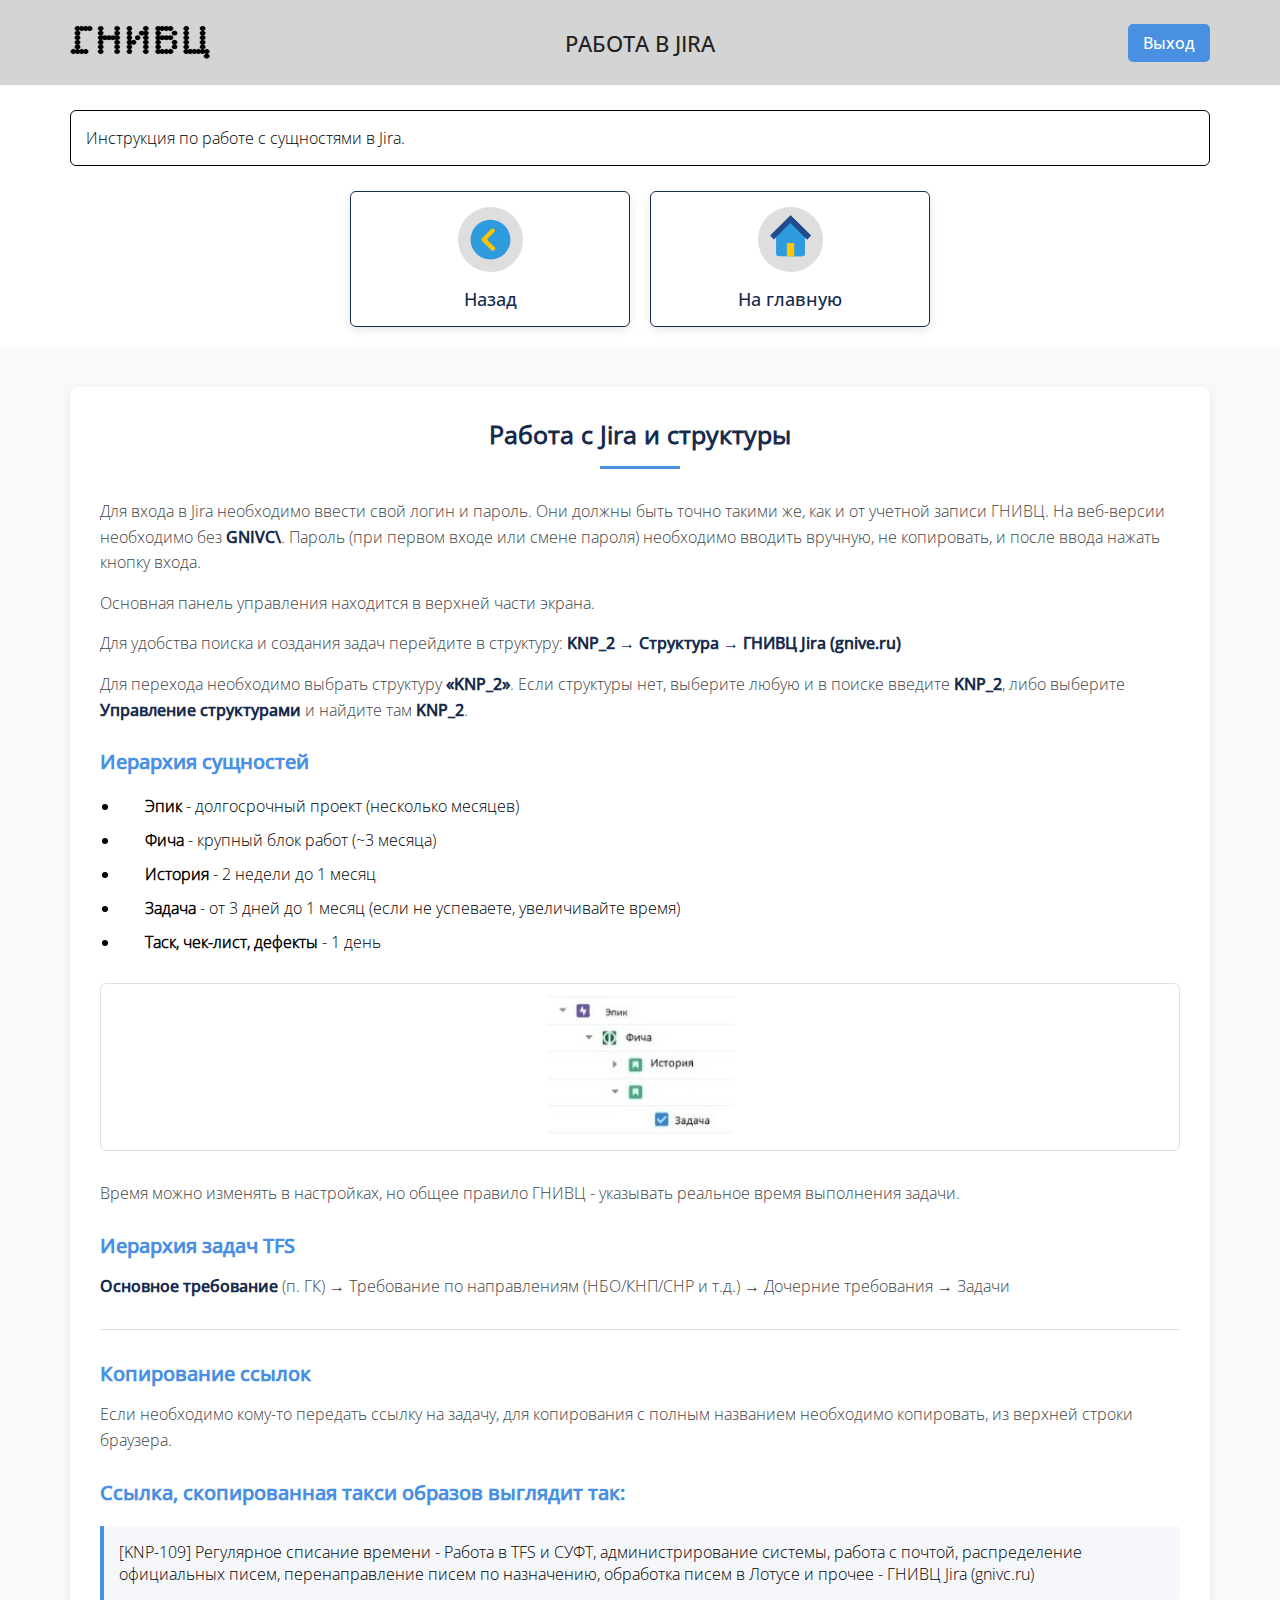
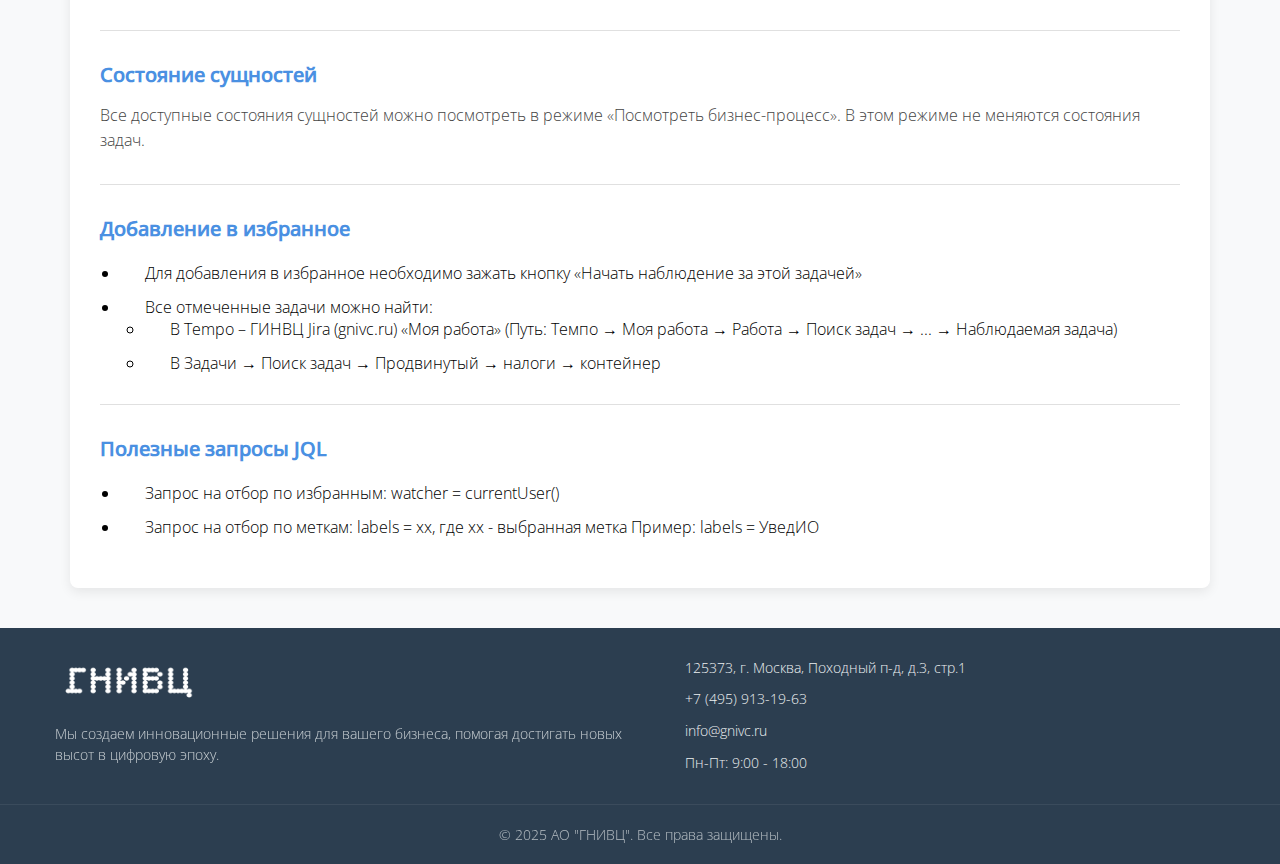
<file: jira.html>
<!DOCTYPE html>
<html lang="ru">
  <head>
    <meta charset="UTF-8" />
    <meta name="viewport" content="width=device-width, initial-scale=1.0" />
    <title>База знаний</title>
    <link rel="stylesheet" href="css/style.css" />
    <link rel="stylesheet" href="css/jira.css" />
  </head>
  <body>
    <header class="perv">
      <div class="container">
        <div class="logo">
          <a href="./glavn.html"><img src=".//img/logo.png" alt="Логотип" /></a>
        </div>
        <div class="txt">
          <p>РАБОТА В JIRA</p>
        </div>
        <div class="btn">
          <a href=".//index.html"><button>Выход</button></a>
        </div>
      </div>
    </header>
    <section class="pam">
      <div class="container">
        <div class="txt">
          <p>Инструкция по работе с сущностями в Jira.</p>
        </div>
      </div>
    </section>

    <section class="cart">
      <div class="container">
        <div class="carts1">
          <a href=".//pamyatka.html">
            <div class="card">
              <img src=".//img/back.svg" alt="Налог" />
              <p>Назад</p>
            </div>
          </a>

          <a href=".//glavn.html">
            <div class="card">
              <img src=".//img/home.svg" alt="Ссылки" />
              <p>На главную</p>
            </div>
          </a>
        </div>
      </div>
    </section>

    <section class="jira-section">
        <div class="container">
            <div class="instruction-container">
                <h2 class="history-title">Работа с Jira и структуры</h2>
                
                <p class="instruction-text">
                    Для входа в Jira необходимо ввести свой логин и пароль. Они должны быть точно такими же, как и от учетной записи ГНИВЦ. На веб-версии необходимо без <b>GNIVC\</b>. Пароль (при первом входе или смене пароля) необходимо вводить вручную, не копировать, и после ввода нажать кнопку входа.
                </p>
                
                <p class="instruction-text">
                    Основная панель управления находится в верхней части экрана.
                </p>
                
                <p class="instruction-text">
                    Для удобства поиска и создания задач перейдите в структуру: <b>KNP_2 → Структура → ГНИВЦ Jira (gnive.ru)</b>
                </p>
                
                <p class="instruction-text">
                    Для перехода необходимо выбрать структуру <b>«KNP_2»</b>. Если структуры нет, выберите любую и в поиске введите <b>KNP_2</b>, либо выберите <b>Управление структурами</b> и найдите там <b>KNP_2</b>.
                </p>
                
                
                
                <h3 class="subsection-header">Иерархия сущностей</h3>
                
                <ul class="entity-types">
                    <li><b>Эпик</b> - долгосрочный проект (несколько месяцев)</li>
                    <li><b>Фича</b> - крупный блок работ (~3 месяца)</li>
                    <li><b>История</b> - 2 недели до 1 месяц</li>
                    <li><b>Задача</b> - от 3 дней до 1 месяц (если не успеваете, увеличивайте время)</li>
                    <li><b>Таск, чек-лист, дефекты</b> - 1 день</li>
                </ul>
                <div class="jira-image">
                    <img src=".//img/ir.jpeg" alt="Структура в Jira">
                </div>
                
                <p class="instruction-text">
                    Время можно изменять в настройках, но общее правило ГНИВЦ - указывать реальное время выполнения задачи.
                </p>
                
                <h3 class="subsection-header">Иерархия задач TFS</h3>
                
                <p class="instruction-text">
                    <b>Основное требование</b> (п. ГК) → Требование по направлениям (НБО/КНП/СНР и т.д.) → Дочерние требования → Задачи
                </p>
                
                <div class="divider"></div>
                
                <h3 class="subsection-header">Копирование ссылок</h3>
                
                <p class="instruction-text">
                    Если необходимо кому-то передать ссылку на задачу, для копирования с полным названием необходимо копировать, из верхней строки браузера.
                </p>
                
                <h4 class="subsection-header">Ссылка, скопированная такси образов выглядит так:</h4>
                
                <div class="link-example">
                    [KNP-109] Регулярное списание времени - Работа в TFS и СУФТ, администрирование системы, работа с почтой, распределение официальных писем, перенаправление писем по назначению, обработка писем в Лотусе и прочее - ГНИВЦ Jira (gnivc.ru)
                </div>
                
                <div class="divider"></div>
                
                <h3 class="subsection-header">Состояние сущностей</h3>
                
                <p class="instruction-text">
                    Все доступные состояния сущностей можно посмотреть в режиме «Посмотреть бизнес-процесс». В этом режиме не меняются состояния задач.
                </p>
                
                <div class="divider"></div>
                
                <h3 class="subsection-header">Добавление в избранное</h3>
                
                <ul class="entity-types">
                    <li>Для добавления в избранное необходимо зажать кнопку «Начать наблюдение за этой задачей»</li>
                    <li>Все отмеченные задачи можно найти:
                        <ul>
                            <li>В Tempo – ГИНВЦ Jira (gnivc.ru) «Моя работа» (Путь: Темпо → Моя работа → Работа → Поиск задач → ... → Наблюдаемая задача)</li>
                            <li>В Задачи → Поиск задач → Продвинутый → налоги → контейнер</li>
                        </ul>
                    </li>
                </ul>
                
                <div class="divider"></div>
                
                <h3 class="subsection-header">Полезные запросы JQL</h3>
                
                <ul class="entity-types">
                    <li>Запрос на отбор по избранным: watcher = currentUser()</li>
                    <li>Запрос на отбор по меткам: labels = xx, где xx - выбранная метка Пример: labels = УведИО</li>
                </ul>
            </div>
        </div>
    </section>

    <footer>
      <div class="footer-container">
        <div class="footer-logo">
          <img
            src=".//img/footer-logo.png"
            alt="Логотип компании"
            class="logo-img"
          />
          <p class="footer-about">
            Мы создаем инновационные решения для вашего бизнеса, помогая
            достигать новых высот в цифровую эпоху.
          </p>
        </div>

        <div class="footer-contact">
          <div class="contact-item">
            <div class="contact-icon">
              <i class="fas fa-map-marker-alt"></i>
            </div>
            <div>125373, г. Москва, Походный п-д, д.3, стр.1</div>
          </div>
          <div class="contact-item">
            <div class="contact-icon"><i class="fas fa-phone"></i></div>
            <div>+7 (495) 913-19-63</div>
          </div>
          <div class="contact-item">
            <div class="contact-icon"><i class="fas fa-envelope"></i></div>
            <div>info@gnivc.ru</div>
          </div>
          <div class="contact-item">
            <div class="contact-icon"><i class="fas fa-clock"></i></div>
            <div>Пн-Пт: 9:00 - 18:00</div>
          </div>
        </div>
      </div>

      <div class="copyright">&copy; 2025 АО "ГНИВЦ". Все права защищены.</div>
    </footer>
  </body>
</html>
</file>
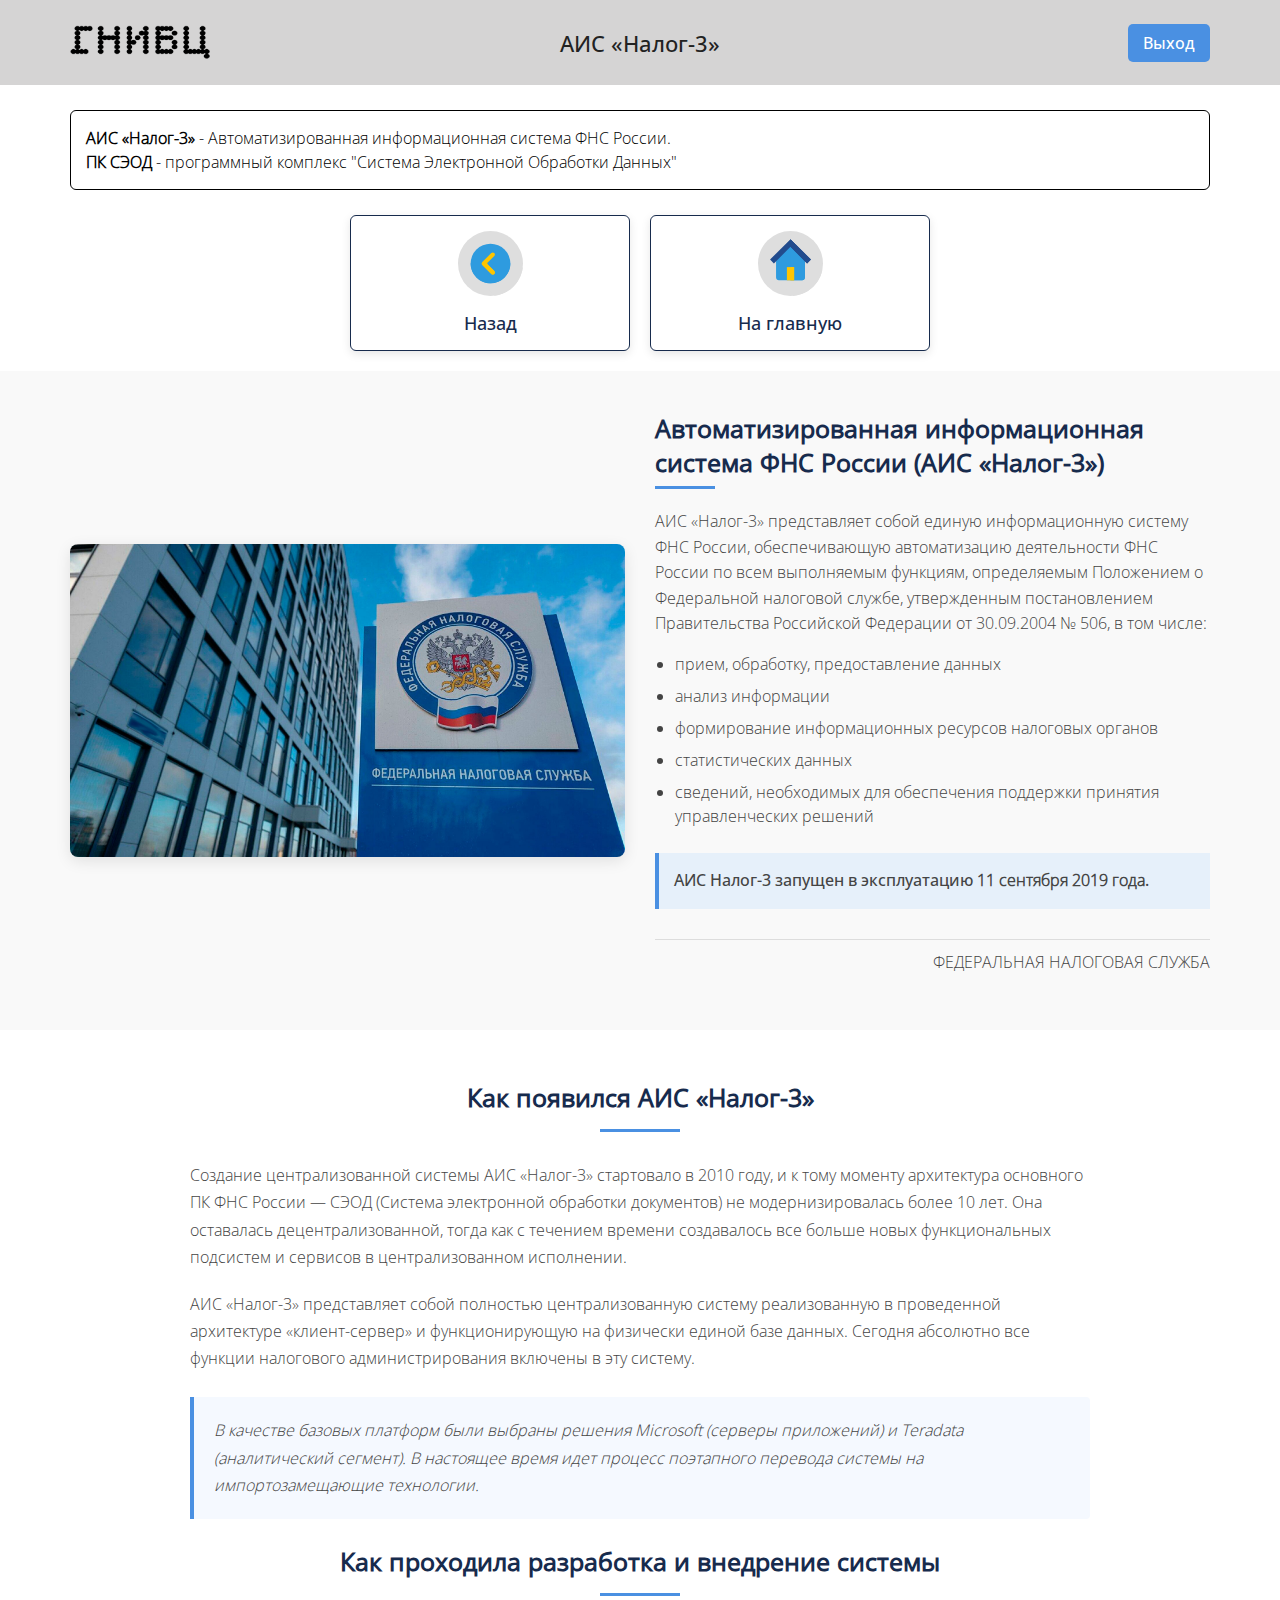
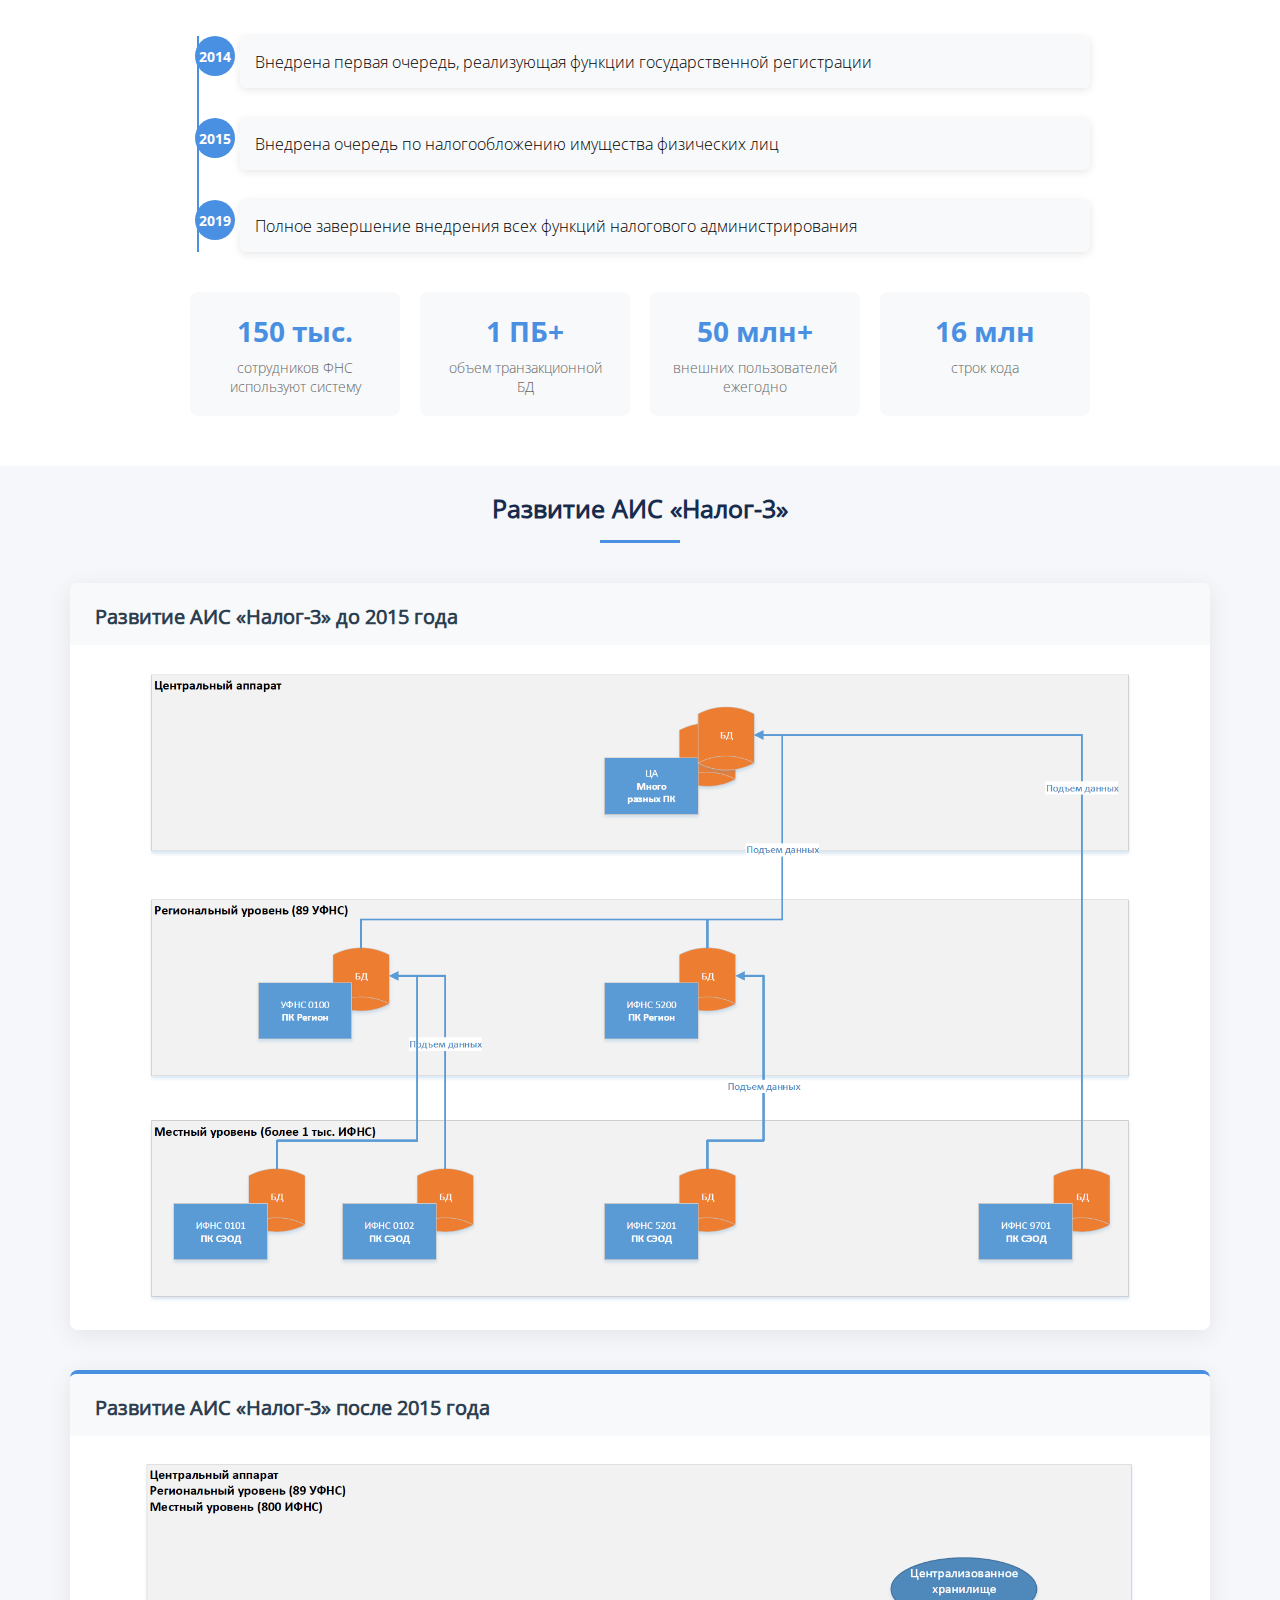
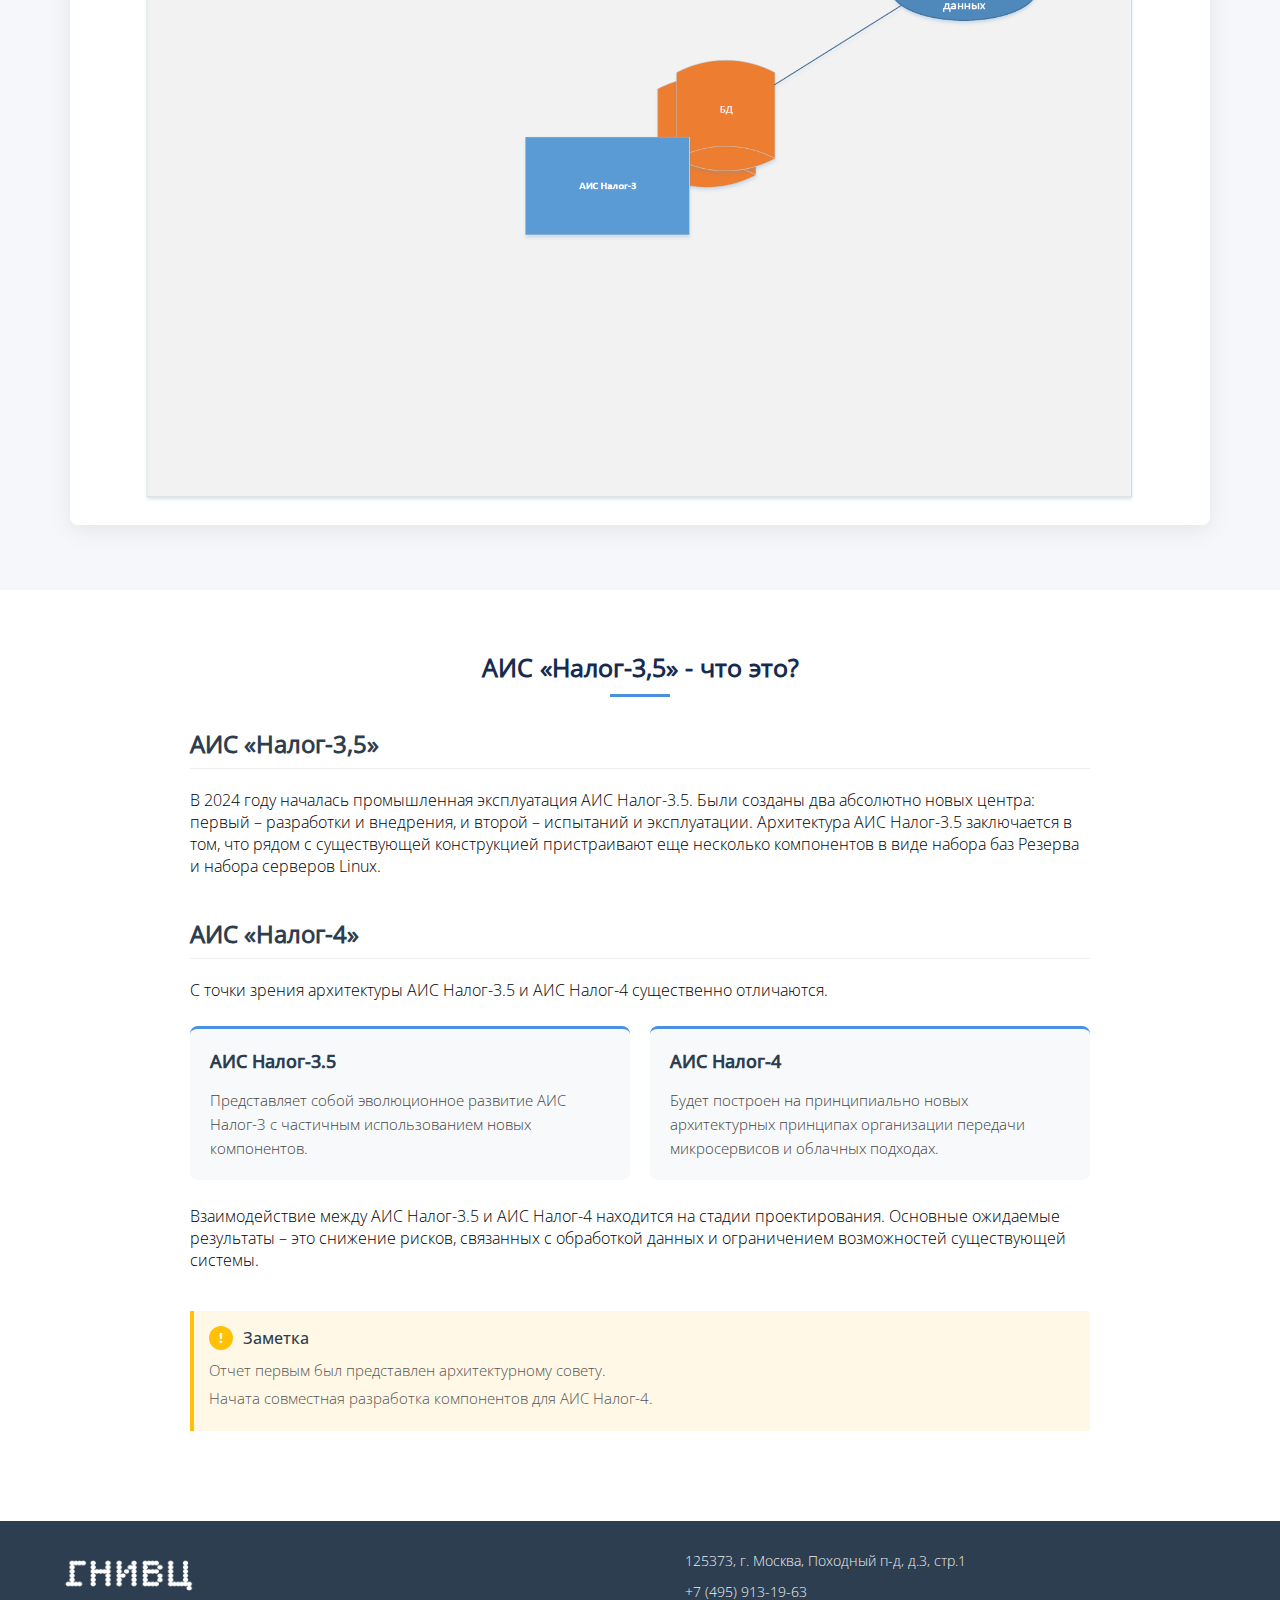
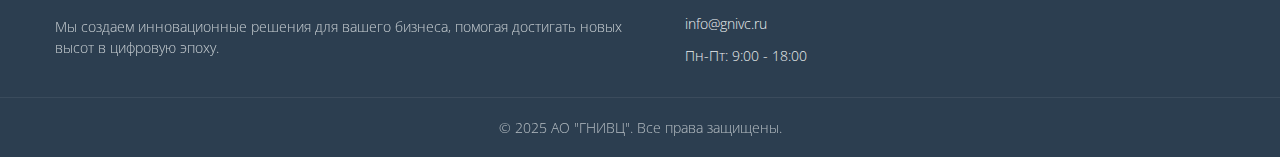
<file: nalog3.html>
<!DOCTYPE html>
<html lang="ru">
  <head>
    <meta charset="UTF-8" />
    <meta name="viewport" content="width=device-width, initial-scale=1.0" />
    <title>База знаний</title>
    <link rel="stylesheet" href="css/style.css" />
  </head>
  <body>
    <header class="perv">
      <div class="container">
        <div class="logo">
          <a href="./glavn.html"><img src=".//img/logo.png" alt="Логотип" /></a>
        </div>
        <div class="txt">
          <p>АИС «Налог-3»</p>
        </div>
        <div class="btn">
          <a href=".//index.html"><button>Выход</button></a>
        </div>
      </div>
    </header>

    <section class="pam">
      <div class="container">
        <div class="txt">
          <p>
            <b>АИС «Налог-3»</b> - Автоматизированная информационная система ФНС
            России. <br />
            <b>ПК СЭОД</b> - программный комплекс "Система Электронной Обработки
            Данных"
          </p>
        </div>
      </div>
    </section>

    <section class="cart">
      <div class="container">
        <div class="carts1">
          <a href=".//glavn.html">
            <div class="card">
              <img src=".//img/back.svg" alt="Налог" />
              <p>Назад</p>
            </div>
          </a>

          <a href=".//glavn.html">
            <div class="card">
              <img src=".//img/home.svg" alt="Ссылки" />
              <p>На главную</p>
            </div>
          </a>
        </div>
      </div>
    </section>

    <section class="ais-section">
      <div class="container">
        <div class="ais-content">
          <div class="ais-image">
            <img src=".//img/nalog3.jpg" alt="АИС Налог-3" />
          </div>
          <div class="ais-text">
            <h2>
              Автоматизированная информационная система ФНС России (АИС
              «Налог-3»)
            </h2>
            <p>
              АИС «Налог-3» представляет собой единую информационную систему ФНС
              России, обеспечивающую автоматизацию деятельности ФНС России по
              всем выполняемым функциям, определяемым Положением о Федеральной
              налоговой службе, утвержденным постановлением Правительства
              Российской Федерации от 30.09.2004 № 506, в том числе:
            </p>
            <ul>
              <li>прием, обработку, предоставление данных</li>
              <li>анализ информации</li>
              <li>формирование информационных ресурсов налоговых органов</li>
              <li>статистических данных</li>
              <li>
                сведений, необходимых для обеспечения поддержки принятия
                управленческих решений
              </li>
            </ul>
            <p class="ais-highlight">
              АИС Налог-3 запущен в эксплуатацию
              <strong>11 сентября 2019 года</strong>.
            </p>
            <div class="ais-signature">
              <p>ФЕДЕРАЛЬНАЯ НАЛОГОВАЯ СЛУЖБА</p>
            </div>
          </div>
        </div>
      </div>
    </section>

    <!-- Секция истории АИС Налог-3 -->
    <section class="history-section">
      <div class="container">
        <div class="history-content">
          <h2 class="history-title">Как появился АИС «Налог-3»</h2>

          <div class="history-block">
            <p>
              Создание централизованной системы АИС «Налог-3» стартовало в 2010
              году, и к тому моменту архитектура основного ПК ФНС России — СЭОД
              (Система электронной обработки документов) не модернизировалась
              более 10 лет. Она оставалась децентрализованной, тогда как с
              течением времени создавалось все больше новых функциональных
              подсистем и сервисов в централизованном исполнении.
            </p>

            <p>
              АИС «Налог-3» представляет собой полностью централизованную
              систему реализованную в проведенной архитектуре «клиент-сервер» и
              функционирующую на физически единой базе данных. Сегодня абсолютно
              все функции налогового администрирования включены в эту систему.
            </p>

            <div class="highlight-box">
              <p>
                В качестве базовых платформ были выбраны решения Microsoft
                (серверы приложений) и Teradata (аналитический сегмент). В
                настоящее время идет процесс поэтапного перевода системы на
                импортозамещающие технологии.
              </p>
            </div>
          </div>

          <h2 class="history-title">
            Как проходила разработка и внедрение системы
          </h2>

          <div class="timeline">
            <div class="timeline-item">
              <div class="timeline-year">2014</div>
              <div class="timeline-text">
                Внедрена первая очередь, реализующая функции государственной
                регистрации
              </div>
            </div>
            <div class="timeline-item">
              <div class="timeline-year">2015</div>
              <div class="timeline-text">
                Внедрена очередь по налогообложению имущества физических лиц
              </div>
            </div>
            <div class="timeline-item">
              <div class="timeline-year">2019</div>
              <div class="timeline-text">
                Полное завершение внедрения всех функций налогового
                администрирования
              </div>
            </div>
          </div>

          <div class="stats-grid">
            <div class="stat-item">
              <div class="stat-number">150 тыс.</div>
              <div class="stat-label">сотрудников ФНС используют систему</div>
            </div>
            <div class="stat-item">
              <div class="stat-number">1 ПБ+</div>
              <div class="stat-label">объем транзакционной БД</div>
            </div>
            <div class="stat-item">
              <div class="stat-number">50 млн+</div>
              <div class="stat-label">внешних пользователей ежегодно</div>
            </div>
            <div class="stat-item">
              <div class="stat-number">16 млн</div>
              <div class="stat-label">строк кода</div>
            </div>
          </div>
        </div>
      </div>
    </section>

    <!-- Секция развития АИС Налог-3 -->
    <section class="evolution-section">
      <div class="container">
        <h2 class="history-title">Развитие АИС «Налог-3»</h2>
       <!-- Полноразмерная диаграмма старой системы -->
        <div class="fullwidth-diagram">
          <h3 class="diagram-title">Развитие АИС «Налог-3» до 2015 года</h3>
          <div class="diagram-image">
            <!-- Замените src на ваше изображение -->
            <img src=".//img/do.png" alt="Структура до АИС Налог-3" />
          </div>
        </div>

        <!-- Полноразмерная диаграмма новой системы -->
        <div class="fullwidth-diagram new-system">
          <h3 class="diagram-title">
            Развитие АИС «Налог-3» после 2015 года
          </h3>
          <div class="diagram-image">
            <!-- Замените src на ваше изображение -->
            <img src=".//img/posle.png" alt="Структура АИС Налог-3" />
          </div>
        </div>
      </div>
    </section>

    <!-- Секция АИС Налог-3.5 и Налог-4 -->
    <section class="amc-section">
      <div class="container">
        <h2 class="section-title">АИС «Налог-3,5» - что это?</h2>

        <div class="amc-content">
          <div class="amc-block">
            <h3 class="amc-subtitle">АИС «Налог-3,5»</h3>
            <p>
              В 2024 году началась промышленная эксплуатация АИС Налог-3.5. Были
              созданы два абсолютно новых центра: первый – разработки и
              внедрения, и второй – испытаний и эксплуатации. Архитектура АИС
              Налог-3.5 заключается в том, что рядом с существующей конструкцией
              пристраивают еще несколько компонентов в виде набора баз Резерва и
              набора серверов Linux.
            </p>

          </div>

          <div class="amc-block">
            <h3 class="amc-subtitle">АИС «Налог-4»</h3>
            <p>
              С точки зрения архитектуры АИС Налог-3.5 и АИС Налог-4 существенно
              отличаются.
            </p>

            <div class="comparison">
              <div class="comparison-item">
                <h4>АИС Налог-3.5</h4>
                <p>
                  Представляет собой эволюционное развитие АИС Налог-3 с
                  частичным использованием новых компонентов.
                </p>
              </div>
              <div class="comparison-item">
                <h4>АИС Налог-4</h4>
                <p>
                  Будет построен на принципиально новых архитектурных принципах
                  организации передачи микросервисов и облачных подходах.
                </p>
              </div>
            </div>

            <p>
              Взаимодействие между АИС Налог-3.5 и АИС Налог-4 находится на
              стадии проектирования. Основные ожидаемые результаты – это
              снижение рисков, связанных с обработкой данных и ограничением
              возможностей существующей системы.
            </p>
          </div>

          <div class="amc-note">
            <div class="note-header">
              <div class="note-icon">!</div>
              <div class="note-title">Заметка</div>
            </div>
            <div class="note-content">
              <p>Отчет первым был представлен архитектурному совету.</p>
              <p>Начата совместная разработка компонентов для АИС Налог-4.</p>
            </div>
          </div>
        </div>
      </div>
    </section>

    <footer>
      <div class="footer-container">
        <div class="footer-logo">
          <img
            src=".//img/footer-logo.png"
            alt="Логотип компании"
            class="logo-img"
          />
          <p class="footer-about">
            Мы создаем инновационные решения для вашего бизнеса, помогая
            достигать новых высот в цифровую эпоху.
          </p>
        </div>

        <div class="footer-contact">
          <div class="contact-item">
            <div class="contact-icon">
              <i class="fas fa-map-marker-alt"></i>
            </div>
            <div>125373, г. Москва, Походный п-д, д.3, стр.1</div>
          </div>
          <div class="contact-item">
            <div class="contact-icon"><i class="fas fa-phone"></i></div>
            <div>+7 (495) 913-19-63</div>
          </div>
          <div class="contact-item">
            <div class="contact-icon"><i class="fas fa-envelope"></i></div>
            <div>info@gnivc.ru</div>
          </div>
          <div class="contact-item">
            <div class="contact-icon"><i class="fas fa-clock"></i></div>
            <div>Пн-Пт: 9:00 - 18:00</div>
          </div>
        </div>
      </div>

      <div class="copyright">&copy; 2025 АО "ГНИВЦ". Все права защищены.</div>
    </footer>
    <script src=".//script.js"></script>
  </body>
</html>
</file>
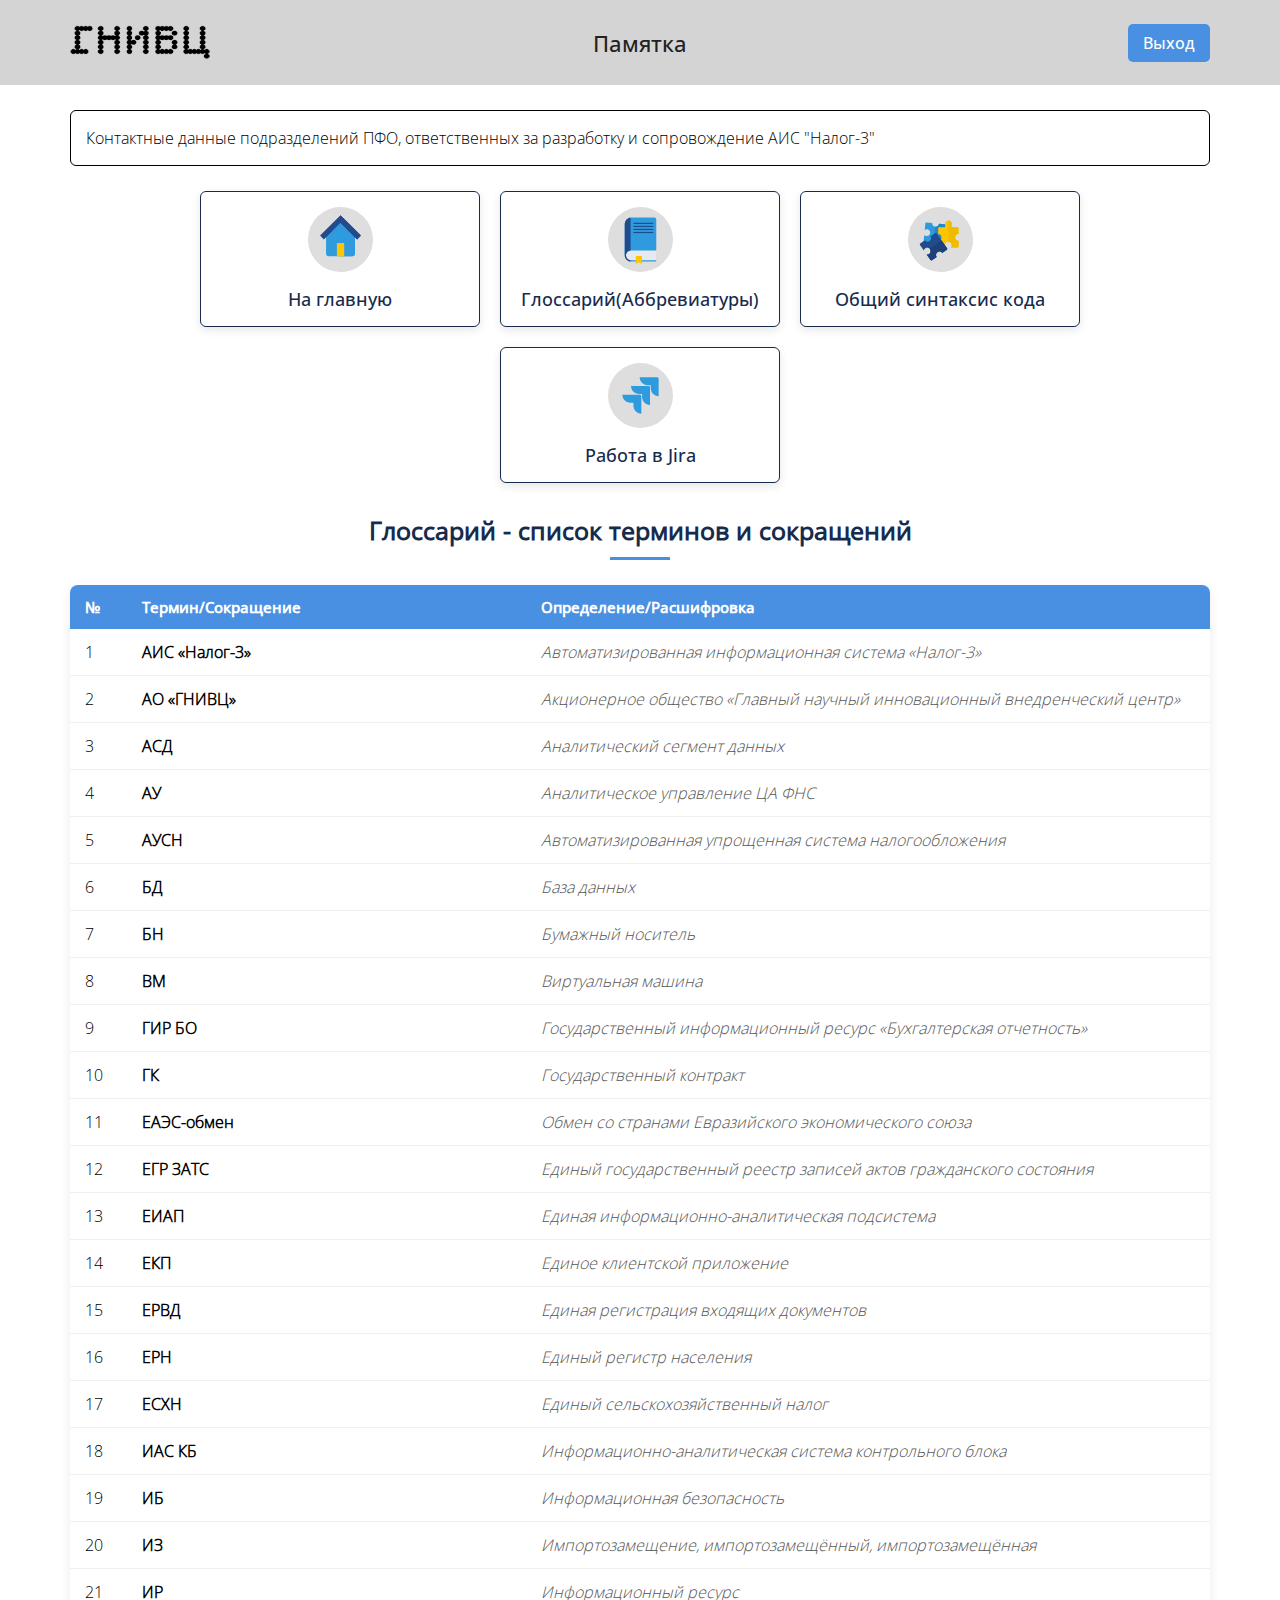
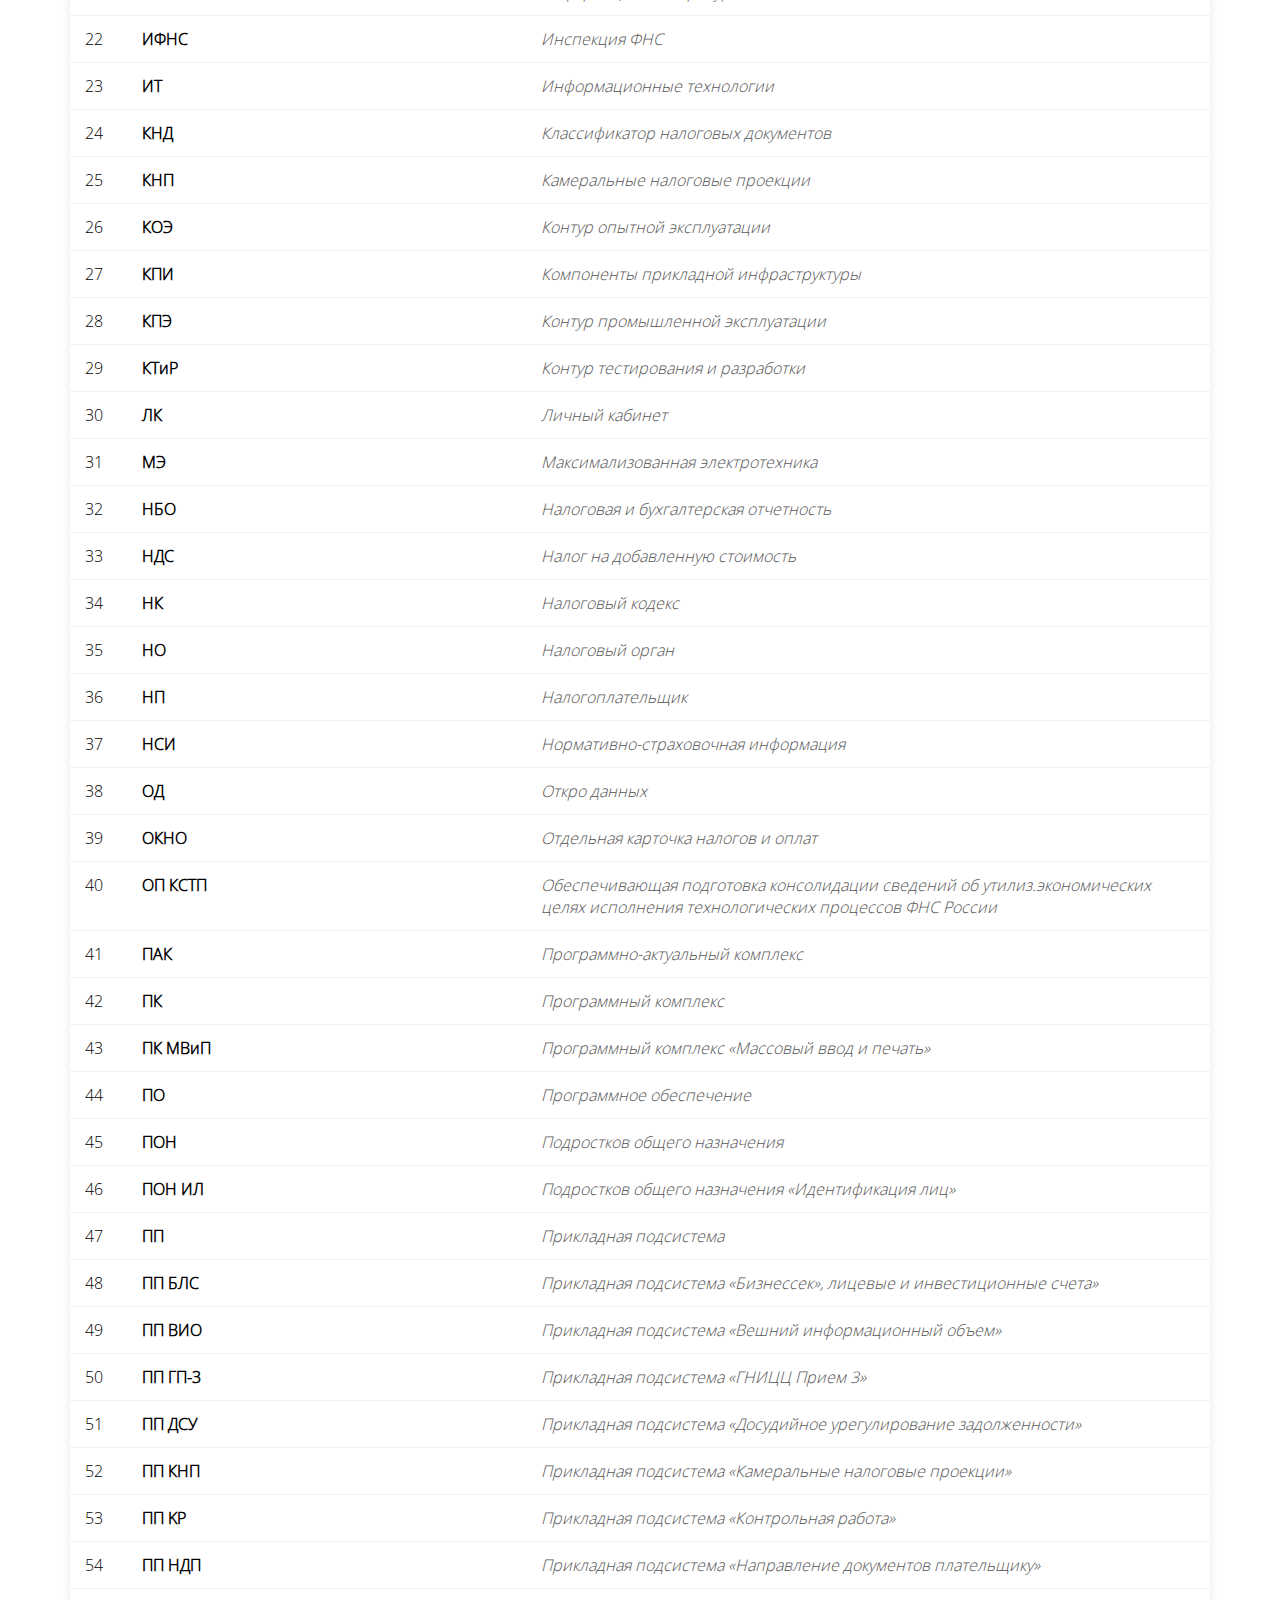
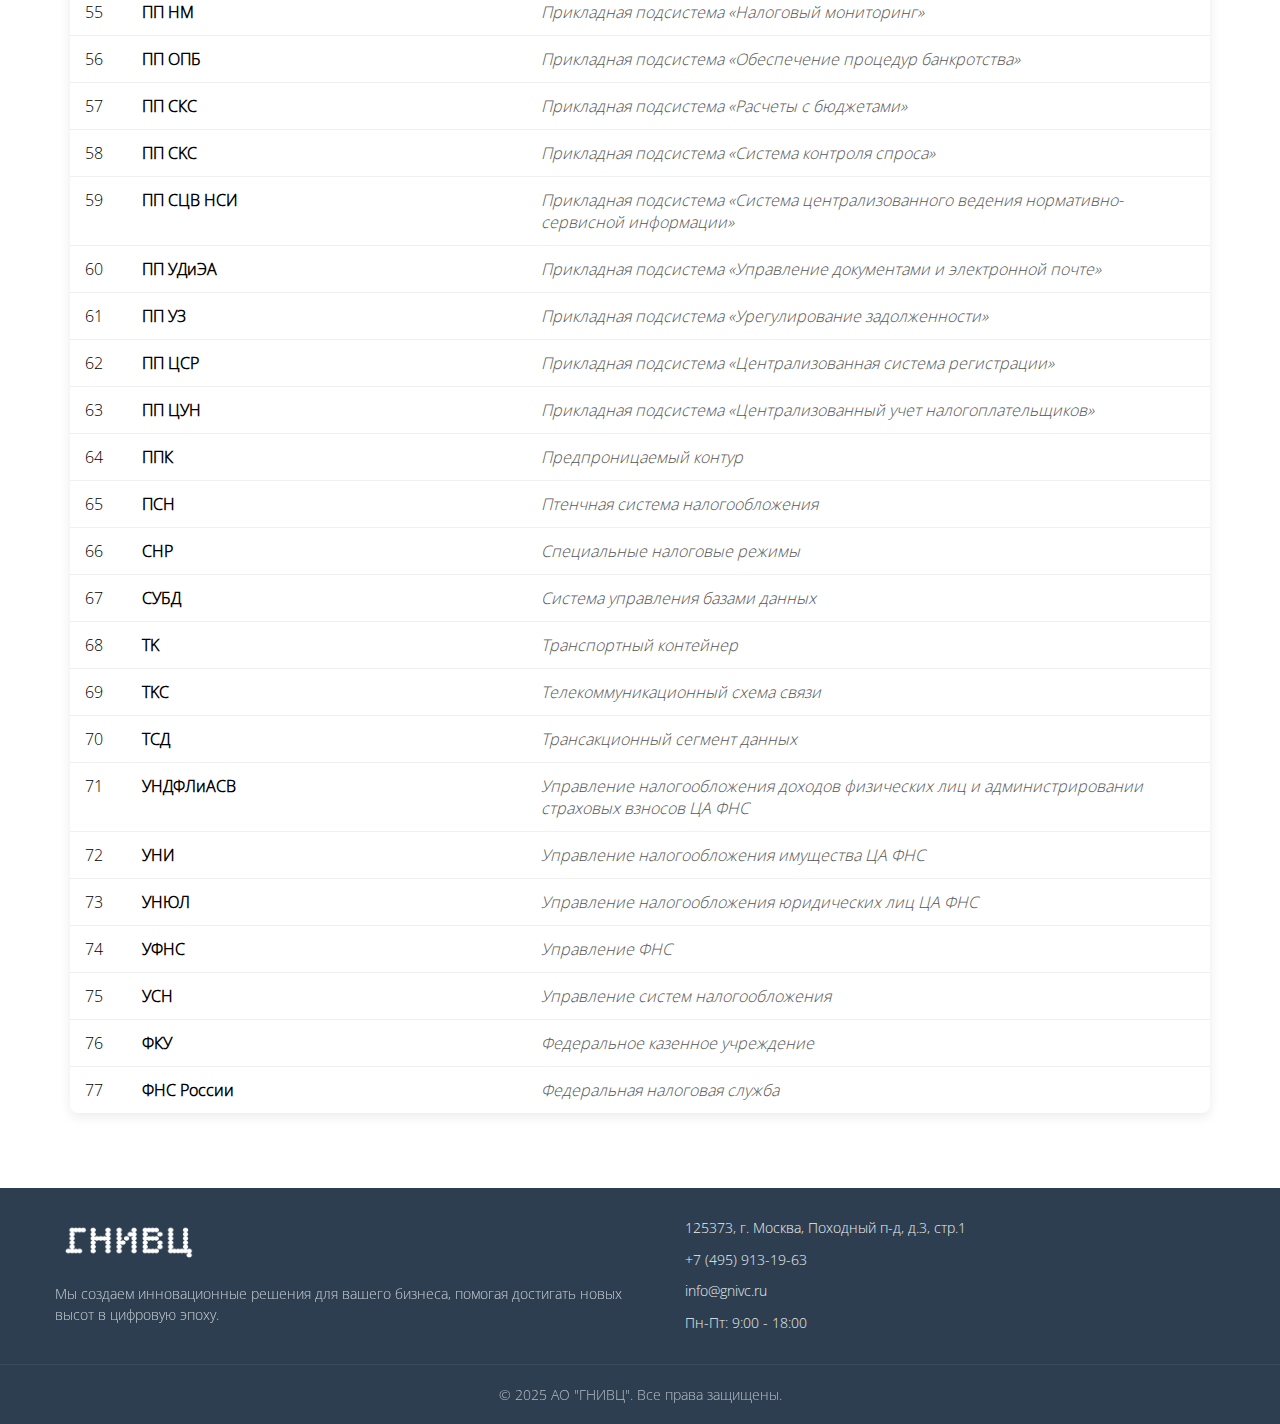
<file: obuchayushie.html>
<!DOCTYPE html>
<html lang="ru">
  <head>
    <meta charset="UTF-8" />
    <meta name="viewport" content="width=device-width, initial-scale=1.0" />
    <title>База знаний</title>
    <link rel="stylesheet" href="css/style.css" />
    <link rel="stylesheet" href="css/obuchayushie.css" />
  </head>
  <body>
    <header class="perv">
      <div class="container">
        <div class="logo">
          <a href="./index.html"><img src=".//img/logo.png" alt="Логотип" /></a>
        </div>
        <div class="txt">
          <p>Памятка</p>
        </div>
        <div class="btn">
          <a href=""><button>Выход</button></a>
        </div>
      </div>
    </header>
    <section class="pam">
      <div class="container">
        <div class="txt">
          <p>
            Контактные данные подразделений ПФО, ответственных за разработку и
            сопровождение АИС "Налог-3"
          </p>
        </div>
      </div>
    </section>

    <section class="cart">
      <div class="container">
        <div class="carts1">
          <a href=".//index.html">
            <div class="card">
              <img src=".//img/home.svg" alt="Налог" />
              <p>На главную</p>
            </div>
          </a>

          <a href="">
            <div class="card">
              <img src=".//img/gloss.svg" alt="Ссылки" />
              <p>Глоссарий(Аббревиатуры)</p>
            </div>
          </a>

          <a href="">
            <div class="card">
              <img src=".//img/sint.svg" alt="Тестирование" />
              <p> Общий синтаксис кода</p>
            </div>
          </a>
        </div>
        <div class="carts2">
          <a href=".//obuchayushie.html">
            <div class="card">
              <img src=".//img/Jira.svg" alt="Обучение" />
              <p>Работа в Jira</p>
            </div>
          </a>
        </div>
      </div>
    </section>

    <section class="glossary-section">
      <div class="container">
        <h2 class="section-title">Глоссарий - список терминов и сокращений</h2>

        <div class="table-responsive">
          <table class="links-table">
            <thead>
              <tr>
                <th width="5%">№</th>
                <th width="35%">Термин/Сокращение</th>
                <th width="60%">Определение/Расшифровка</th>
              </tr>
            </thead>
            <tbody>
              <tr>
                <td>1</td>
                <td><strong>AИC «Налог-3»</strong></td>
                <td>
                  <i class="path"
                    >Автоматизированная информационная система «Налог-3»</i
                  >
                </td>
              </tr>
              <tr>
                <td>2</td>
                <td><strong>AО «ГНИВЦ»</strong></td>
                <td>
                  <i class="path"
                    >Акционерное общество «Главный научный инновационный
                    внедренческий центр»</i
                  >
                </td>
              </tr>
              <tr>
                <td>3</td>
                <td><strong>АСД</strong></td>
                <td><i class="path">Аналитический сегмент данных</i></td>
              </tr>
              <tr>
                <td>4</td>
                <td><strong>АУ</strong></td>
                <td><i class="path">Аналитическое управление ЦА ФНС</i></td>
              </tr>
              <tr>
                <td>5</td>
                <td><strong>АУСН</strong></td>
                <td>
                  <i class="path"
                    >Автоматизированная упрощенная система налогообложения</i
                  >
                </td>
              </tr>
              <tr>
                <td>6</td>
                <td><strong>БД</strong></td>
                <td><i class="path">База данных</i></td>
              </tr>
              <tr>
                <td>7</td>
                <td><strong>БН</strong></td>
                <td><i class="path">Бумажный носитель</i></td>
              </tr>
              <tr>
                <td>8</td>
                <td><strong>ВМ</strong></td>
                <td><i class="path">Виртуальная машина</i></td>
              </tr>
              <tr>
                <td>9</td>
                <td><strong>ГИР БО</strong></td>
                <td>
                  <i class="path"
                    >Государственный информационный ресурс «Бухгалтерская
                    отчетность»</i
                  >
                </td>
              </tr>
              <tr>
                <td>10</td>
                <td><strong>ГК</strong></td>
                <td><i class="path">Государственный контракт</i></td>
              </tr>
              <tr>
                <td>11</td>
                <td><strong>ЕАЭС-обмен</strong></td>
                <td>
                  <i class="path"
                    >Обмен со странами Евразийского экономического союза</i
                  >
                </td>
              </tr>
              <tr>
                <td>12</td>
                <td><strong>ЕГР ЗАТС</strong></td>
                <td>
                  <i class="path"
                    >Единый государственный реестр записей актов гражданского
                    состояния</i
                  >
                </td>
              </tr>
              <tr>
                <td>13</td>
                <td><strong>ЕИАП</strong></td>
                <td>
                  <i class="path"
                    >Единая информационно-аналитическая подсистема</i
                  >
                </td>
              </tr>
              <tr>
                <td>14</td>
                <td><strong>ЕКП</strong></td>
                <td><i class="path">Единое клиентской приложение</i></td>
              </tr>
              <tr>
                <td>15</td>
                <td><strong>ЕРВД</strong></td>
                <td>
                  <i class="path">Единая регистрация входящих документов</i>
                </td>
              </tr>
              <tr>
                <td>16</td>
                <td><strong>ЕРН</strong></td>
                <td><i class="path">Единый регистр населения</i></td>
              </tr>
              <tr>
                <td>17</td>
                <td><strong>ЕСХН</strong></td>
                <td><i class="path">Единый сельскохозяйственный налог</i></td>
              </tr>
              <tr>
                <td>18</td>
                <td><strong>ИАС КБ</strong></td>
                <td>
                  <i class="path"
                    >Информационно-аналитическая система контрольного блока</i
                  >
                </td>
              </tr>
              <tr>
                <td>19</td>
                <td><strong>ИБ</strong></td>
                <td><i class="path">Информационная безопасность</i></td>
              </tr>
              <tr>
                <td>20</td>
                <td><strong>ИЗ</strong></td>
                <td>
                  <i class="path"
                    >Импортозамещение, импортозамещённый, импортозамещённая</i
                  >
                </td>
              </tr>
              <tr>
                <td>21</td>
                <td><strong>ИР</strong></td>
                <td><i class="path">Информационный ресурс</i></td>
              </tr>
              <tr>
                <td>22</td>
                <td><strong>ИФНС</strong></td>
                <td><i class="path">Инспекция ФНС</i></td>
              </tr>
              <tr>
                <td>23</td>
                <td><strong>ИТ</strong></td>
                <td><i class="path">Информационные технологии</i></td>
              </tr>
              <tr>
                <td>24</td>
                <td><strong>КНД</strong></td>
                <td><i class="path">Классификатор налоговых документов</i></td>
              </tr>
              <tr>
                <td>25</td>
                <td><strong>КНП</strong></td>
                <td><i class="path">Камеральные налоговые проекции</i></td>
              </tr>
              <tr>
                <td>26</td>
                <td><strong>КОЭ</strong></td>
                <td><i class="path">Контур опытной эксплуатации</i></td>
              </tr>
              <tr>
                <td>27</td>
                <td><strong>КПИ</strong></td>
                <td>
                  <i class="path">Компоненты прикладной инфраструктуры</i>
                </td>
              </tr>
              <tr>
                <td>28</td>
                <td><strong>КПЭ</strong></td>
                <td><i class="path">Контур промышленной эксплуатации</i></td>
              </tr>
              <tr>
                <td>29</td>
                <td><strong>КТиР</strong></td>
                <td><i class="path">Контур тестирования и разработки</i></td>
              </tr>
              <tr>
                <td>30</td>
                <td><strong>ЛК</strong></td>
                <td><i class="path">Личный кабинет</i></td>
              </tr>

              <tr>
                <td>31</td>
                <td><strong>МЭ</strong></td>
                <td><i class="path">Максимализованная электротехника</i></td>
              </tr>
              <tr>
                <td>32</td>
                <td><strong>НБО</strong></td>
                <td>
                  <i class="path">Налоговая и бухгалтерская отчетность</i>
                </td>
              </tr>
              <tr>
                <td>33</td>
                <td><strong>HДС</strong></td>
                <td><i class="path">Налог на добавленную стоимость</i></td>
              </tr>
              <tr>
                <td>34</td>
                <td><strong>НК</strong></td>
                <td><i class="path">Налоговый кодекс</i></td>
              </tr>
              <tr>
                <td>35</td>
                <td><strong>HO</strong></td>
                <td><i class="path">Налоговый орган</i></td>
              </tr>
              <tr>
                <td>36</td>
                <td><strong>НП</strong></td>
                <td><i class="path">Налогоплательщик</i></td>
              </tr>
              <tr>
                <td>37</td>
                <td><strong>HCИ</strong></td>
                <td><i class="path">Нормативно-страховочная информация</i></td>
              </tr>
              <tr>
                <td>38</td>
                <td><strong>OД</strong></td>
                <td><i class="path">Откро данных</i></td>
              </tr>
              <tr>
                <td>39</td>
                <td><strong>ОКНО</strong></td>
                <td><i class="path">Отдельная карточка налогов и оплат</i></td>
              </tr>
              <tr>
                <td>40</td>
                <td><strong>ОП КСТП</strong></td>
                <td>
                  <i class="path"
                    >Обеспечивающая подготовка консолидации сведений об
                    утилиз.экономических целях исполнения технологических
                    процессов ФНС России</i
                  >
                </td>
              </tr>
              <tr>
                <td>41</td>
                <td><strong>ПАК</strong></td>
                <td><i class="path">Программно-актуальный комплекс</i></td>
              </tr>
              <tr>
                <td>42</td>
                <td><strong>ПК</strong></td>
                <td><i class="path">Программный комплекс</i></td>
              </tr>
              <tr>
                <td>43</td>
                <td><strong>ПК MBиП</strong></td>
                <td>
                  <i class="path"
                    >Программный комплекс «Массовый ввод и печать»</i
                  >
                </td>
              </tr>
              <tr>
                <td>44</td>
                <td><strong>ПО</strong></td>
                <td><i class="path">Программное обеспечение</i></td>
              </tr>
              <tr>
                <td>45</td>
                <td><strong>ПОH</strong></td>
                <td><i class="path">Подростков общего назначения</i></td>
              </tr>
              <tr>
                <td>46</td>
                <td><strong>ПOH ИЛ</strong></td>
                <td>
                  <i class="path"
                    >Подростков общего назначения «Идентификация лиц»</i
                  >
                </td>
              </tr>
              <tr>
                <td>47</td>
                <td><strong>ПП</strong></td>
                <td><i class="path">Прикладная подсистема</i></td>
              </tr>
              <tr>
                <td>48</td>
                <td><strong>ПП БЛС</strong></td>
                <td>
                  <i class="path"
                    >Прикладная подсистема «Бизнессек», лицевые и инвестиционные
                    счета»</i
                  >
                </td>
              </tr>
              <tr>
                <td>49</td>
                <td><strong>ПП BИО</strong></td>
                <td>
                  <i class="path"
                    >Прикладная подсистема «Вешний информационный объем»</i
                  >
                </td>
              </tr>
              <tr>
                <td>50</td>
                <td><strong>ПП ГП-3</strong></td>
                <td>
                  <i class="path">Прикладная подсистема «ГНИЦЦ Прием 3»</i>
                </td>
              </tr>
              <tr>
                <td>51</td>
                <td><strong>ПП ДСУ</strong></td>
                <td>
                  <i class="path"
                    >Прикладная подсистема «Досудийное урегулирование
                    задолженности»</i
                  >
                </td>
              </tr>
              <tr>
                <td>52</td>
                <td><strong>ПП КНП</strong></td>
                <td>
                  <i class="path"
                    >Прикладная подсистема «Камеральные налоговые проекции»</i
                  >
                </td>
              </tr>
              <tr>
                <td>53</td>
                <td><strong>ПП KP</strong></td>
                <td>
                  <i class="path">Прикладная подсистема «Контрольная работа»</i>
                </td>
              </tr>
              <tr>
                <td>54</td>
                <td><strong>ПП HДП</strong></td>
                <td>
                  <i class="path"
                    >Прикладная подсистема «Направление документов
                    плательщику»</i
                  >
                </td>
              </tr>
              <tr>
                <td>55</td>
                <td><strong>ПП НМ</strong></td>
                <td>
                  <i class="path"
                    >Прикладная подсистема «Налоговый мониторинг»</i
                  >
                </td>
              </tr>
              <tr>
                <td>56</td>
                <td><strong>ПП ОПБ</strong></td>
                <td>
                  <i class="path"
                    >Прикладная подсистема «Обеспечение процедур банкротства»</i
                  >
                </td>
              </tr>
              <tr>
                <td>57</td>
                <td><strong>ПП СКС</strong></td>
                <td>
                  <i class="path"
                    >Прикладная подсистема «Расчеты с бюджетами»</i
                  >
                </td>
              </tr>
              <tr>
                <td>58</td>
                <td><strong>ПП CKC</strong></td>
                <td>
                  <i class="path"
                    >Прикладная подсистема «Система контроля спроса»</i
                  >
                </td>
              </tr>
              <tr>
                <td>59</td>
                <td><strong>ПП СЦВ НСИ</strong></td>
                <td>
                  <i class="path"
                    >Прикладная подсистема «Система централизованного ведения
                    нормативно-сервисной информации»</i
                  >
                </td>
              </tr>
              <tr>
                <td>60</td>
                <td><strong>ПП УДиЭА</strong></td>
                <td>
                  <i class="path"
                    >Прикладная подсистема «Управление документами и электронной
                    почте»</i
                  >
                </td>
              </tr>
              <tr>
                <td>61</td>
                <td><strong>ПП УЗ</strong></td>
                <td>
                  <i class="path"
                    >Прикладная подсистема «Урегулирование задолженности»</i
                  >
                </td>
              </tr>
              <tr>
                <td>62</td>
                <td><strong>ПП ЦСР</strong></td>
                <td>
                  <i class="path"
                    >Прикладная подсистема «Централизованная система
                    регистрации»</i
                  >
                </td>
              </tr>
              <tr>
                <td>63</td>
                <td><strong>ПП ЦУН</strong></td>
                <td>
                  <i class="path"
                    >Прикладная подсистема «Централизованный учет
                    налогоплательщиков»</i
                  >
                </td>
              </tr>
              <tr>
                <td>64</td>
                <td><strong>ППК</strong></td>
                <td><i class="path">Предпроницаемый контур</i></td>
              </tr>
              <tr>
                <td>65</td>
                <td><strong>ПCH</strong></td>
                <td><i class="path">Птенчная система налогообложения</i></td>
              </tr>
              <tr>
                <td>66</td>
                <td><strong>CHP</strong></td>
                <td><i class="path">Специальные налоговые режимы</i></td>
              </tr>
              <tr>
                <td>67</td>
                <td><strong>СУБД</strong></td>
                <td><i class="path">Система управления базами данных</i></td>
              </tr>
              <tr>
                <td>68</td>
                <td><strong>TK</strong></td>
                <td><i class="path">Транспортный контейнер</i></td>
              </tr>
              <tr>
                <td>69</td>
                <td><strong>TKC</strong></td>
                <td><i class="path">Телекоммуникационный схема связи</i></td>
              </tr>
              <tr>
                <td>70</td>
                <td><strong>ТСД</strong></td>
                <td><i class="path">Трансакционный сегмент данных</i></td>
              </tr>
              <tr>
                <td>71</td>
                <td><strong>УНДФЛиАСВ</strong></td>
                <td>
                  <i class="path"
                    >Управление налогообложения доходов физических лиц и
                    администрировании страховых взносов ЦА ФНС</i
                  >
                </td>
              </tr>
              <tr>
                <td>72</td>
                <td><strong>УНИ</strong></td>
                <td>
                  <i class="path"
                    >Управление налогообложения имущества ЦА ФНС</i
                  >
                </td>
              </tr>
              <tr>
                <td>73</td>
                <td><strong>УНЮЛ</strong></td>
                <td>
                  <i class="path"
                    >Управление налогообложения юридических лиц ЦА ФНС</i
                  >
                </td>
              </tr>
              <tr>
                <td>74</td>
                <td><strong>УФНС</strong></td>
                <td><i class="path">Управление ФНС</i></td>
              </tr>
              <tr>
                <td>75</td>
                <td><strong>УСН</strong></td>
                <td><i class="path">Управление систем налогообложения</i></td>
              </tr>
              <tr>
                <td>76</td>
                <td><strong>ФКУ</strong></td>
                <td><i class="path">Федеральное казенное учреждение</i></td>
              </tr>
              <tr>
                <td>77</td>
                <td><strong>ФНС России</strong></td>
                <td><i class="path">Федеральная налоговая служба</i></td>
              </tr>
            </tbody>
          </table>
        </div>
      </div>
    </section>

    <footer>
      <div class="footer-container">
        <div class="footer-logo">
          <img
            src=".//img/footer-logo.png"
            alt="Логотип компании"
            class="logo-img"
          />
          <p class="footer-about">
            Мы создаем инновационные решения для вашего бизнеса, помогая
            достигать новых высот в цифровую эпоху.
          </p>
        </div>

        <div class="footer-contact">
          <div class="contact-item">
            <div class="contact-icon">
              <i class="fas fa-map-marker-alt"></i>
            </div>
            <div>125373, г. Москва, Походный п-д, д.3, стр.1</div>
          </div>
          <div class="contact-item">
            <div class="contact-icon"><i class="fas fa-phone"></i></div>
            <div>+7 (495) 913-19-63</div>
          </div>
          <div class="contact-item">
            <div class="contact-icon"><i class="fas fa-envelope"></i></div>
            <div>info@gnivc.ru</div>
          </div>
          <div class="contact-item">
            <div class="contact-icon"><i class="fas fa-clock"></i></div>
            <div>Пн-Пт: 9:00 - 18:00</div>
          </div>
        </div>
      </div>

      <div class="copyright">&copy; 2025 АО "ГНИВЦ". Все права защищены.</div>
    </footer>
    <script src=".//script.js"></script>
  </body>
</html>
</file>
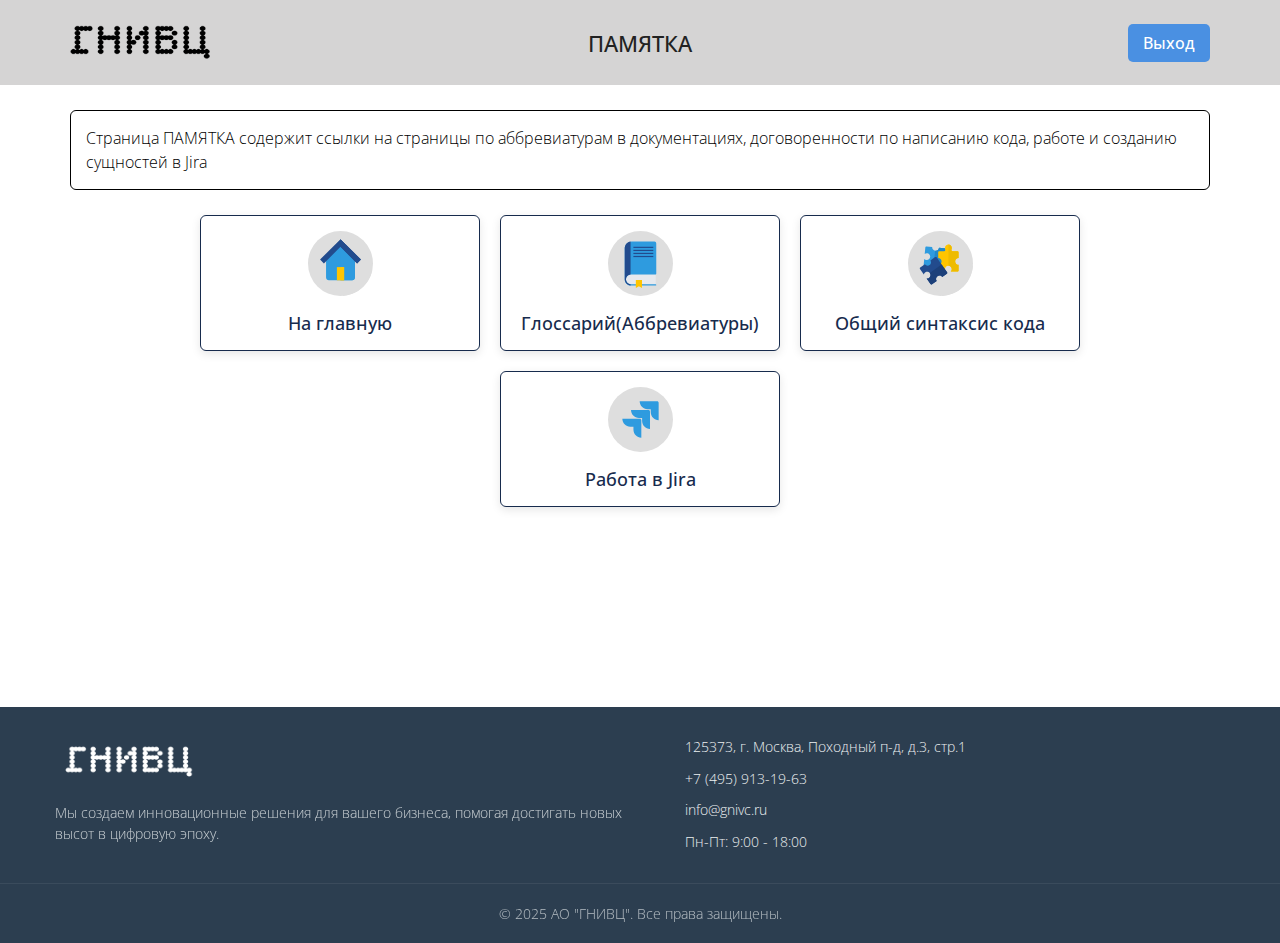
<file: pamyatka.html>
<!DOCTYPE html>
<html lang="ru">
  <head>
    <meta charset="UTF-8" />
    <meta name="viewport" content="width=device-width, initial-scale=1.0" />
    <title>База знаний</title>
    <link rel="stylesheet" href="css/style.css" />
    
    <style>
      .cart {
        padding-bottom: 200px;
      }
    </style>
  </head>
  <body>
    <header class="perv">
      <div class="container">
        <div class="logo">
          <a href="./glavn.html"><img src=".//img/logo.png" alt="Логотип" /></a>
        </div>
        <div class="txt">
          <p>ПАМЯТКА</p>
        </div>
        <div class="btn">
          <a href=".//index.html"><button>Выход</button></a>
        </div>
      </div>
    </header>
    <section class="pam">
      <div class="container">
        <div class="txt">
          <p>
            Страница ПАМЯТКА содержит ссылки на страницы по аббревиатурам в документациях, договоренности по написанию кода, работе и созданию сущностей в Jira
          </p>
        </div>
      </div>
    </section>

    <section class="cart">
      <div class="container">
        <div class="carts1">
          <a href=".//glavn.html">
            <div class="card">
              <img src=".//img/home.svg" alt="Налог" />
              <p>На главную</p>
            </div>
          </a>

          <a href=".//gloss.html">
            <div class="card">
              <img src=".//img/gloss.svg" alt="Ссылки" />
              <p>Глоссарий(Аббревиатуры)</p>
            </div>
          </a>

          <a href=".//sint.html">
            <div class="card">
              <img src=".//img/sint.svg" alt="Тестирование" />
              <p>Общий синтаксис кода</p>
            </div>
          </a>
        </div>
        <div class="carts2">
          <a href=".//jira.html">
            <div class="card">
              <img src=".//img/Jira.svg" alt="Обучение" />
              <p>Работа в Jira</p>
            </div>
          </a>
        </div>
      </div>
    </section>

    <footer>
      <div class="footer-container">
        <div class="footer-logo">
          <img
            src=".//img/footer-logo.png"
            alt="Логотип компании"
            class="logo-img"
          />
          <p class="footer-about">
            Мы создаем инновационные решения для вашего бизнеса, помогая
            достигать новых высот в цифровую эпоху.
          </p>
        </div>

        <div class="footer-contact">
          <div class="contact-item">
            <div class="contact-icon">
              <i class="fas fa-map-marker-alt"></i>
            </div>
            <div>125373, г. Москва, Походный п-д, д.3, стр.1</div>
          </div>
          <div class="contact-item">
            <div class="contact-icon"><i class="fas fa-phone"></i></div>
            <div>+7 (495) 913-19-63</div>
          </div>
          <div class="contact-item">
            <div class="contact-icon"><i class="fas fa-envelope"></i></div>
            <div>info@gnivc.ru</div>
          </div>
          <div class="contact-item">
            <div class="contact-icon"><i class="fas fa-clock"></i></div>
            <div>Пн-Пт: 9:00 - 18:00</div>
          </div>
        </div>
      </div>

      <div class="copyright">&copy; 2025 АО "ГНИВЦ". Все права защищены.</div>
    </footer>
    <script src=".//script.js"></script>
  </body>
</html>
</file>
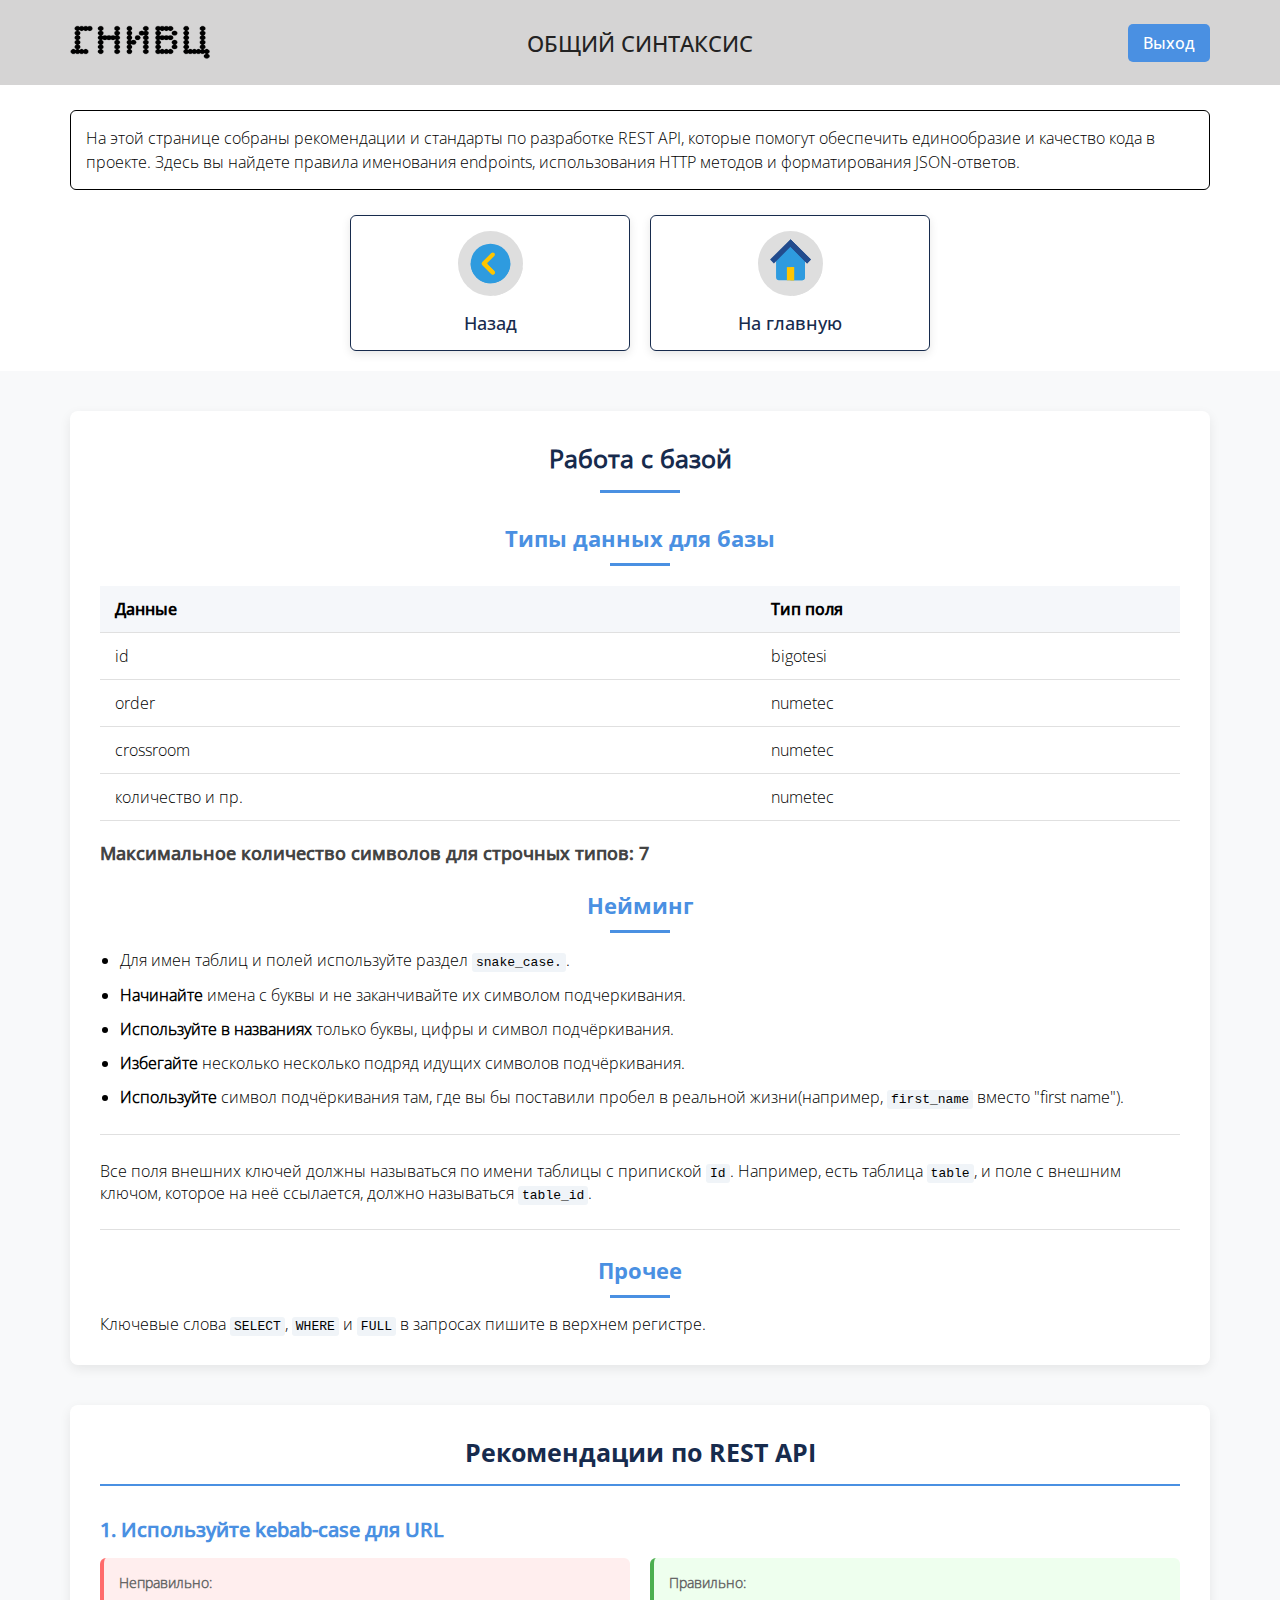
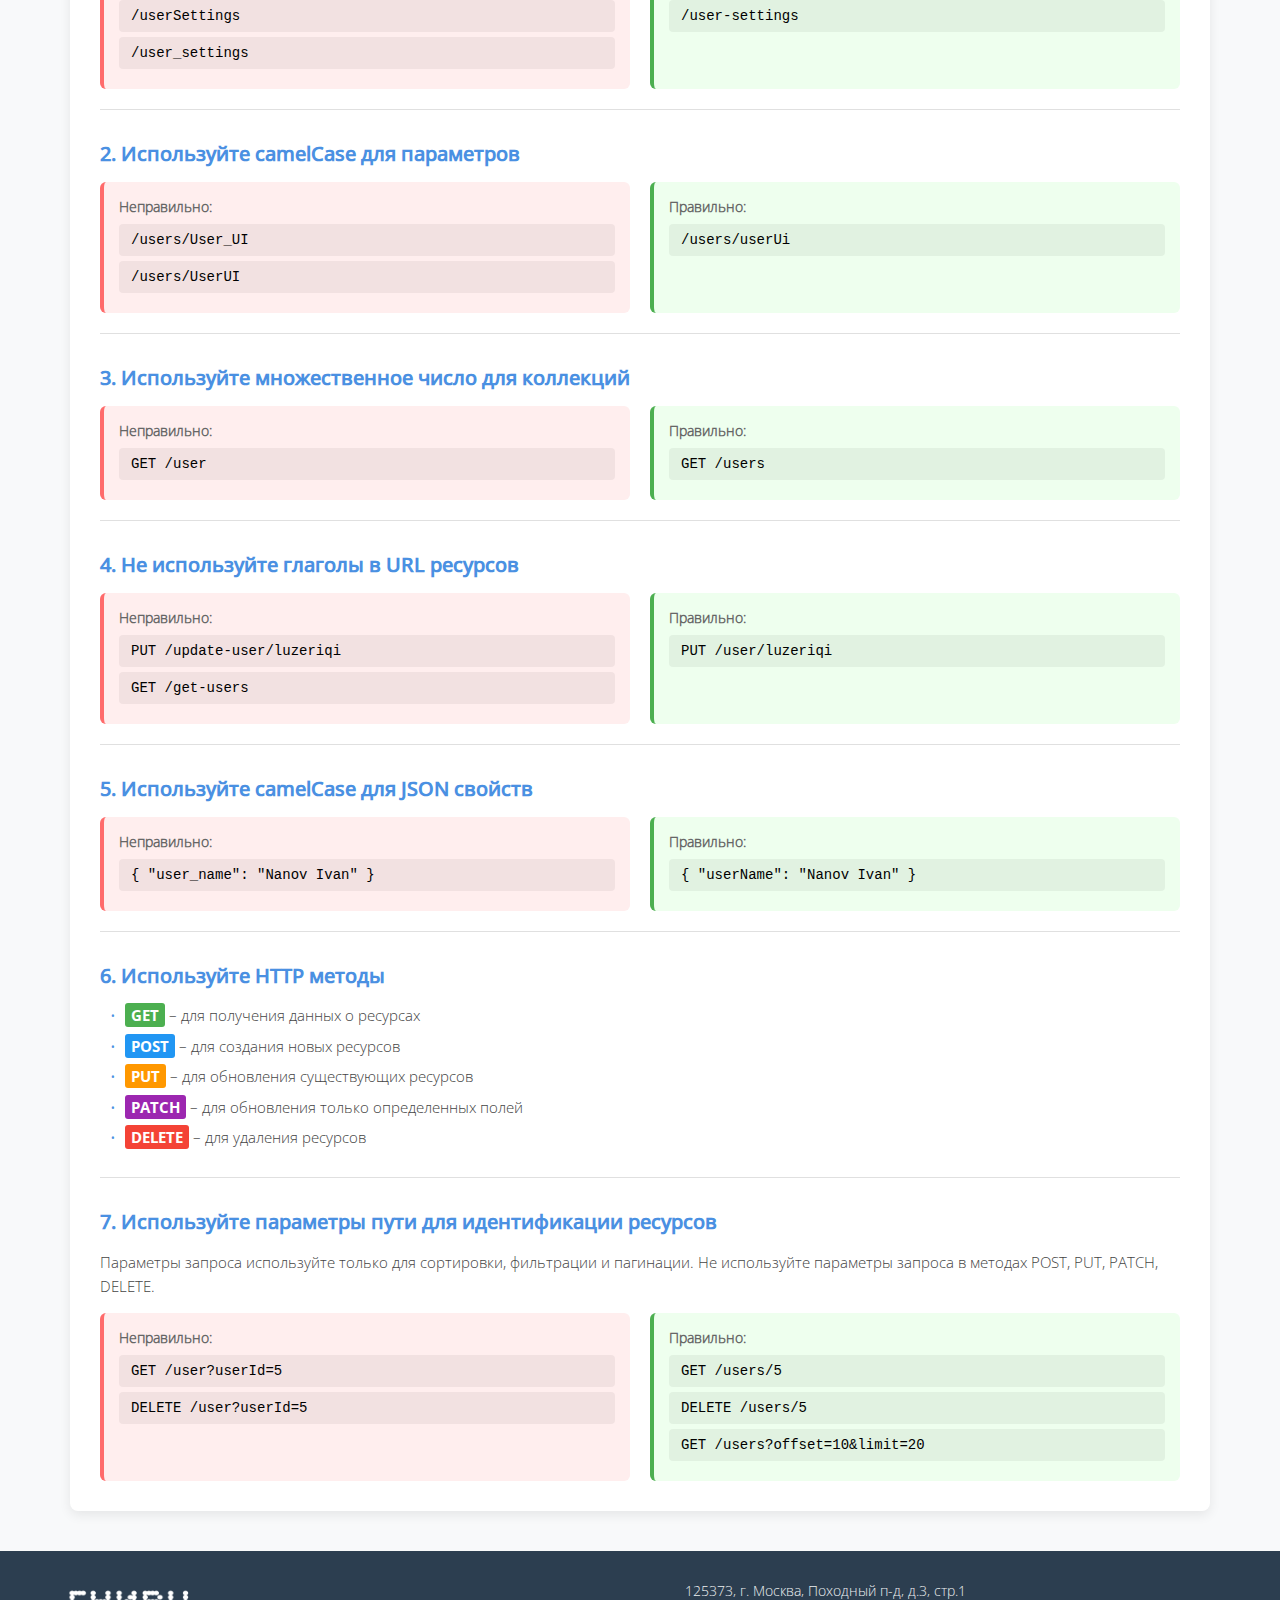
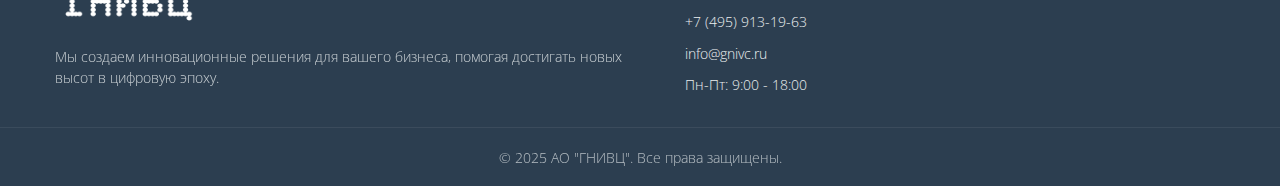
<file: sint.html>
<!DOCTYPE html>
<html lang="ru">
  <head>
    <meta charset="UTF-8" />
    <meta name="viewport" content="width=device-width, initial-scale=1.0" />
    <title>База знаний</title>
    <link rel="stylesheet" href="css/style.css" />
    <link rel="stylesheet" href="css/sint.css" />
  </head>
  <body>
    <header class="perv">
      <div class="container">
        <div class="logo">
          <a href="./index.html"><img src=".//img/logo.png" alt="Логотип" /></a>
        </div>
        <div class="txt">
          <p>ОБЩИЙ СИНТАКСИС</p>
        </div>
        <div class="btn">
          <a href=""><button>Выход</button></a>
        </div>
      </div>
    </header>
    <section class="pam">
      <div class="container">
        <div class="txt">
          <p>
            На этой странице собраны рекомендации и стандарты по разработке REST API, 
                которые помогут обеспечить единообразие и качество кода в проекте. 
                Здесь вы найдете правила именования endpoints, использования HTTP методов 
                и форматирования JSON-ответов.
          </p>
        </div>
      </div>
    </section>

    <section class="cart">
      <div class="container">
        <div class="carts1">
          <a href=".//pamyatka.html">
            <div class="card">
              <img src=".//img/back.svg" alt="Налог" />
              <p>Назад</p>
            </div>
          </a>

          <a href=".//index.html">
            <div class="card">
              <img src=".//img/home.svg" alt="Ссылки" />
              <p>На главную</p>
            </div>
          </a>
        </div>
      </div>
    </section>

    <section class="code-conventions-section">
      <div class="container">
        <div class="conventions-container">
          <h2 class="history-title">Работа с базой</h2>

          <h2 class="section-title">Типы данных для базы</h2>

          <table class="data-table">
            <thead>
              <tr>
                <th>Данные</th>
                <th>Тип поля</th>
              </tr>
            </thead>
            <tbody>
              <tr>
                <td>id</td>
                <td>bigotesi</td>
              </tr>
              <tr>
                <td>order</td>
                <td>numetec</td>
              </tr>
              <tr>
                <td>crossroom</td>
                <td>numetec</td>
              </tr>
              <tr>
                <td>количество и пр.</td>
                <td>numetec</td>
              </tr>
            </tbody>
          </table>

          <h3 class="subsection-title">
            Максимальное количество символов для строчных типов: 7 
          </h3>

          <h2 class="section-title">Нейминг</h2>

          <ul class="rules-list">
            <li>
              Для имен таблиц и полей используйте раздел
              <span class="highlight">snake_case.</span>.
            </li>
            <li>
              <strong>Начинайте </strong> имена с буквы и не заканчивайте их символом подчеркивания.
            </li>
            <li>
              <strong>Используйте в названиях</strong> только буквы, цифры и
              символ подчёркивания.
            </li>
            <li>
              <strong>Избегайте</strong> несколько несколько подряд идущих символов
              подчёркивания.
            </li>
            <li>
              <strong>Используйте</strong> символ подчёркивания там, где вы бы поставили пробел в реальной жизни(например,
              <span class="highlight">first_name</span> вместо "first name").
            </li>
          </ul>

          <div class="divider"></div>

          <p>
            Все поля внешних ключей должны называться по имени таблицы с
            припиской <span class="highlight">Id</span>. Например, есть таблица
            <span class="highlight">table</span>, и поле с внешним ключом,
            которое на неё ссылается, должно называться
            <span class="highlight">table_id</span>.
          </p>

          <div class="divider"></div>

          <h2 class="section-title">Прочее</h2>

          <p>
            Ключевые слова <span class="highlight">SELECT</span>,
            <span class="highlight">WHERE</span> и
            <span class="highlight">FULL</span> в запросах пишите в верхнем
            регистре.
          </p>
        </div>
      </div>
    </section>

    <section class="api-guidelines-section">
      <div class="container">
        <div class="guidelines-container">
          <h1 class="section-main-title">Рекомендации по REST API</h1>

          <div class="guideline-item">
            <div class="guideline-content">
              <h3 class="guideline-title">1. Используйте kebab-case для URL</h3>
              <div class="example-group">
                <div class="example bad-example">
                  <div class="example-label">Неправильно:</div>
                  <div class="example-code">/userSettings</div>
                  <div class="example-code">/user_settings</div>
                </div>
                <div class="example good-example">
                  <div class="example-label">Правильно:</div>
                  <div class="example-code">/user-settings</div>
                </div>
              </div>
            </div>
          </div>

          <div class="guideline-item">
            <div class="guideline-content">
              <h3 class="guideline-title">
                2. Используйте camelCase для параметров
              </h3>
              <div class="example-group">
                <div class="example bad-example">
                  <div class="example-label">Неправильно:</div>
                  <div class="example-code">/users/User_UI</div>
                  <div class="example-code">/users/UserUI</div>
                </div>
                <div class="example good-example">
                  <div class="example-label">Правильно:</div>
                  <div class="example-code">/users/userUi</div>
                </div>
              </div>
            </div>
          </div>

          <div class="guideline-item">
            <div class="guideline-content">
              <h3 class="guideline-title">
                3. Используйте множественное число для коллекций
              </h3>
              <div class="example-group">
                <div class="example bad-example">
                  <div class="example-label">Неправильно:</div>
                  <div class="example-code">GET /user</div>
                </div>
                <div class="example good-example">
                  <div class="example-label">Правильно:</div>
                  <div class="example-code">GET /users</div>
                </div>
              </div>
            </div>
          </div>

          <div class="guideline-item">
            <div class="guideline-content">
              <h3 class="guideline-title">
                4. Не используйте глаголы в URL ресурсов
              </h3>
              <div class="example-group">
                <div class="example bad-example">
                  <div class="example-label">Неправильно:</div>
                  <div class="example-code">PUT /update-user/luzeriqi</div>
                  <div class="example-code">GET /get-users</div>
                </div>
                <div class="example good-example">
                  <div class="example-label">Правильно:</div>
                  <div class="example-code">PUT /user/luzeriqi</div>
                </div>
              </div>
            </div>
          </div>

          <div class="guideline-item">
            <div class="guideline-content">
              <h3 class="guideline-title">
                5. Используйте camelCase для JSON свойств
              </h3>
              <div class="example-group">
                <div class="example bad-example">
                  <div class="example-label">Неправильно:</div>
                  <div class="example-code">{ "user_name": "Nanov Ivan" }</div>
                </div>
                <div class="example good-example">
                  <div class="example-label">Правильно:</div>
                  <div class="example-code">{ "userName": "Nanov Ivan" }</div>
                </div>
              </div>
            </div>
          </div>

          <div class="guideline-item">
            <div class="guideline-content">
              <h3 class="guideline-title">6. Используйте HTTP методы</h3>
              <ul class="method-list">
                <li>
                  <span class="method-get">GET</span> – для получения данных о
                  ресурсах
                </li>
                <li>
                  <span class="method-post">POST</span> – для создания новых
                  ресурсов
                </li>
                <li>
                  <span class="method-put">PUT</span> – для обновления
                  существующих ресурсов
                </li>
                <li>
                  <span class="method-patch">PATCH</span> – для обновления
                  только определенных полей
                </li>
                <li>
                  <span class="method-delete">DELETE</span> – для удаления
                  ресурсов
                </li>
              </ul>
            </div>
          </div>

          <div class="guideline-item">
            <div class="guideline-content">
              <h3 class="guideline-title">
                7. Используйте параметры пути для идентификации ресурсов
              </h3>
              <p class="guideline-description">
                Параметры запроса используйте только для сортировки, фильтрации
                и пагинации. Не используйте параметры запроса в методах POST,
                PUT, PATCH, DELETE.
              </p>
              <div class="example-group">
                <div class="example bad-example">
                  <div class="example-label">Неправильно:</div>
                  <div class="example-code">GET /user?userId=5</div>
                  <div class="example-code">DELETE /user?userId=5</div>
                </div>
                <div class="example good-example">
                  <div class="example-label">Правильно:</div>
                  <div class="example-code">GET /users/5</div>
                  <div class="example-code">DELETE /users/5</div>
                  <div class="example-code">GET /users?offset=10&limit=20</div>
                </div>
              </div>
            </div>
          </div>
        </div>
      </div>
    </section>

    <footer>
      <div class="footer-container">
        <div class="footer-logo">
          <img
            src=".//img/footer-logo.png"
            alt="Логотип компании"
            class="logo-img"
          />
          <p class="footer-about">
            Мы создаем инновационные решения для вашего бизнеса, помогая
            достигать новых высот в цифровую эпоху.
          </p>
        </div>

        <div class="footer-contact">
          <div class="contact-item">
            <div class="contact-icon">
              <i class="fas fa-map-marker-alt"></i>
            </div>
            <div>125373, г. Москва, Походный п-д, д.3, стр.1</div>
          </div>
          <div class="contact-item">
            <div class="contact-icon"><i class="fas fa-phone"></i></div>
            <div>+7 (495) 913-19-63</div>
          </div>
          <div class="contact-item">
            <div class="contact-icon"><i class="fas fa-envelope"></i></div>
            <div>info@gnivc.ru</div>
          </div>
          <div class="contact-item">
            <div class="contact-icon"><i class="fas fa-clock"></i></div>
            <div>Пн-Пт: 9:00 - 18:00</div>
          </div>
        </div>
      </div>

      <div class="copyright">&copy; 2025 АО "ГНИВЦ". Все права защищены.</div>
    </footer>
  </body>
</html>
</file>
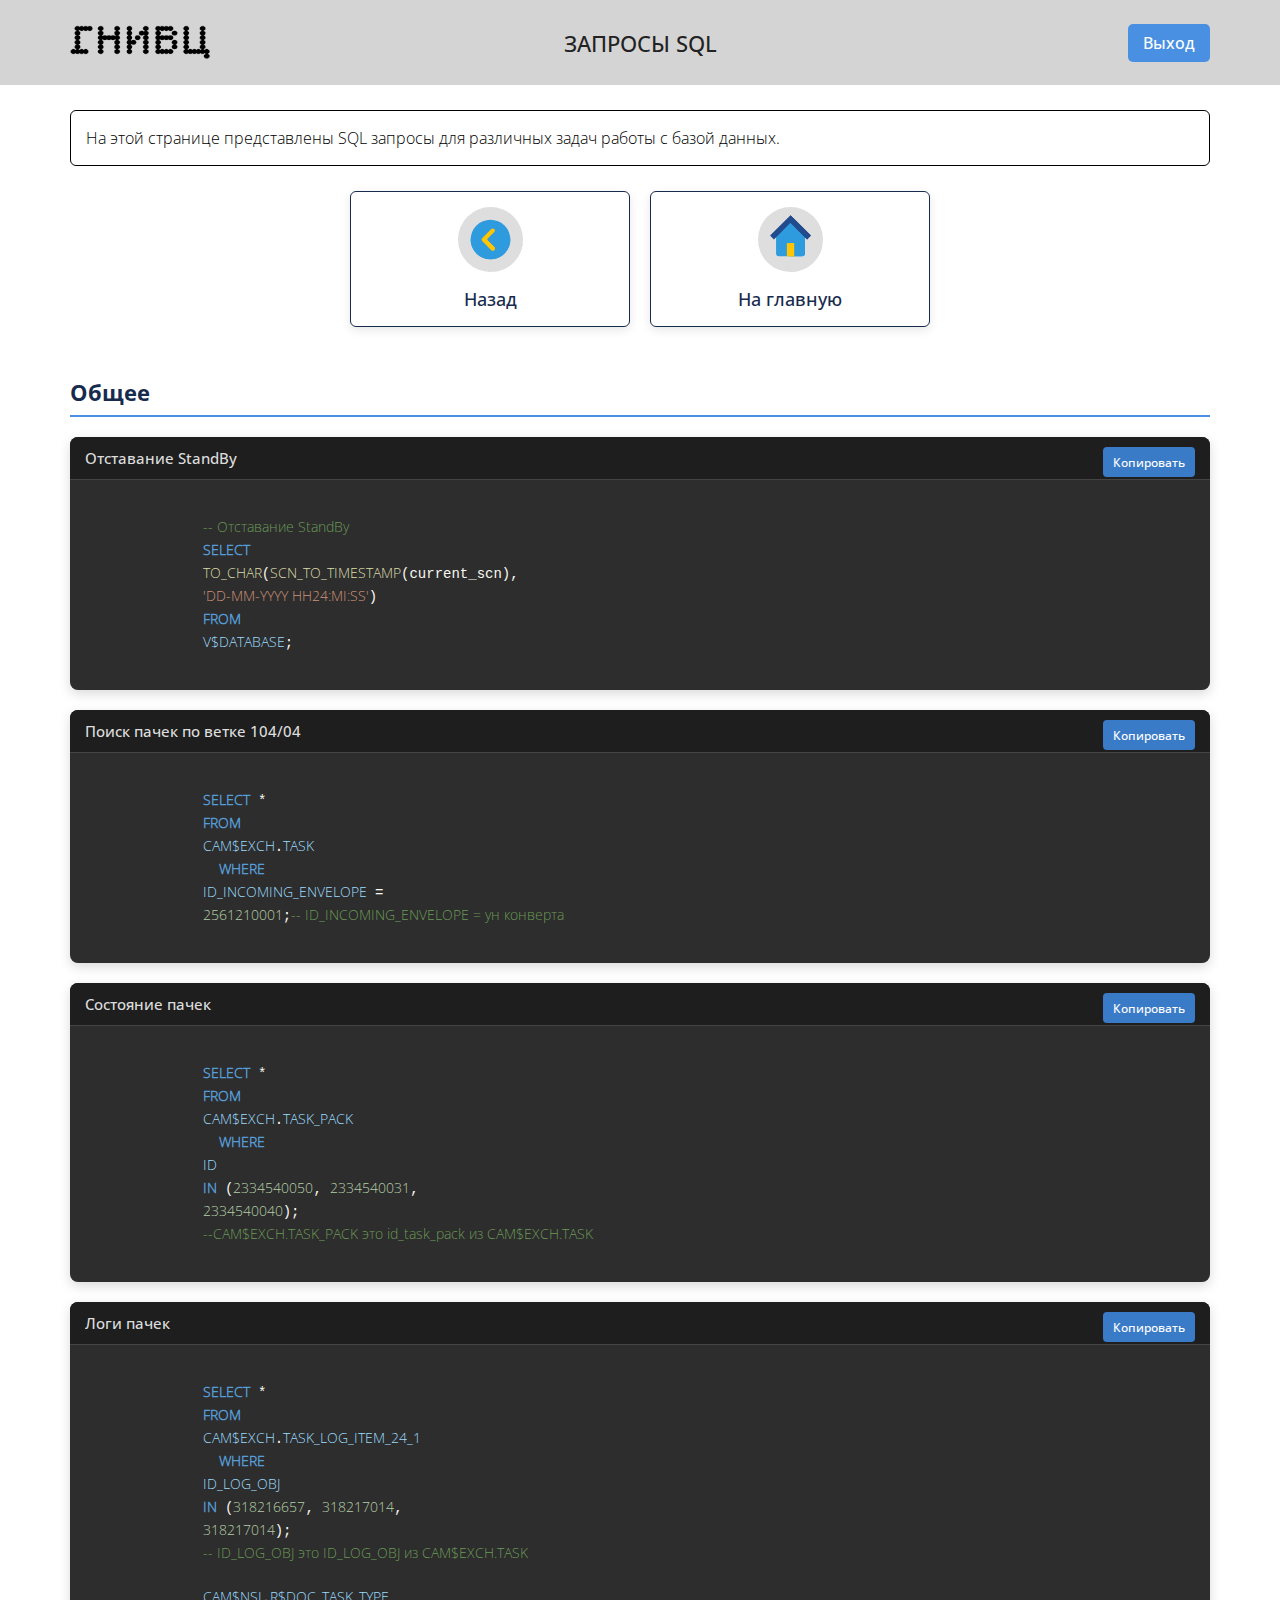
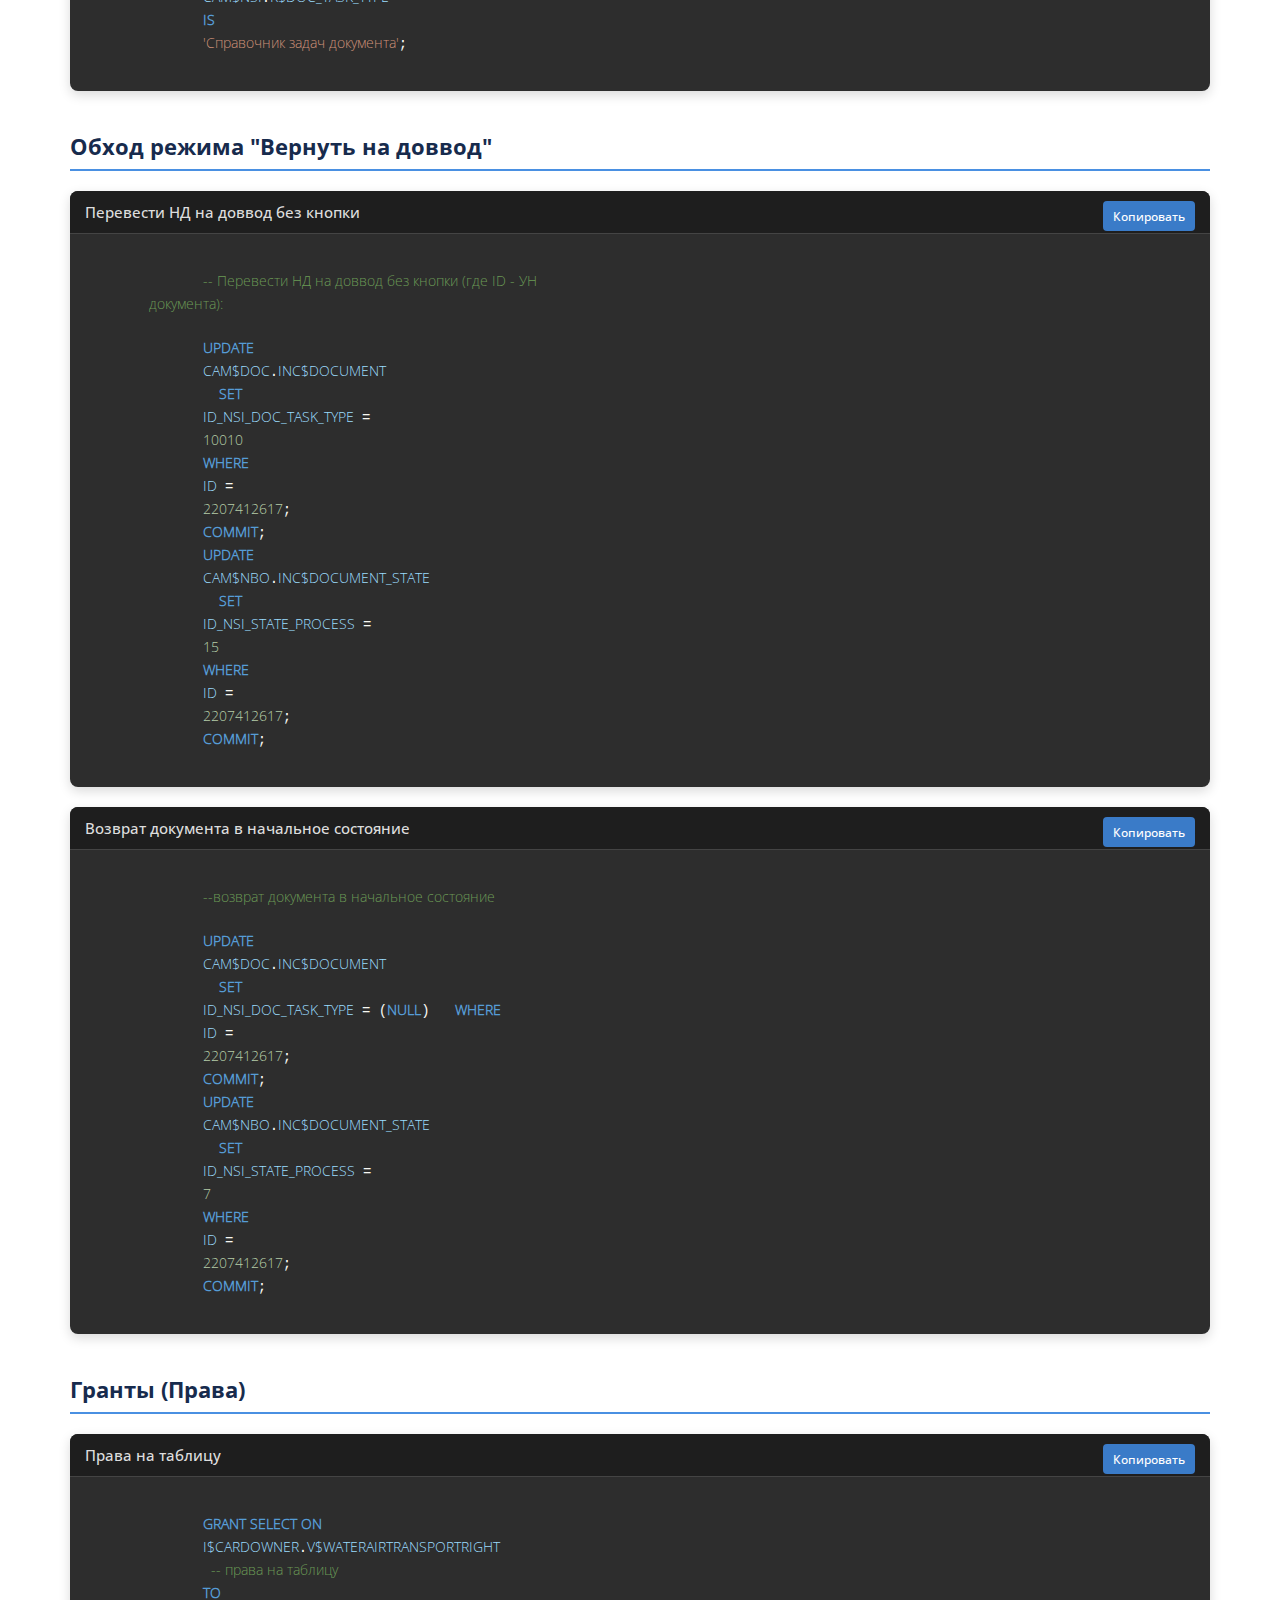
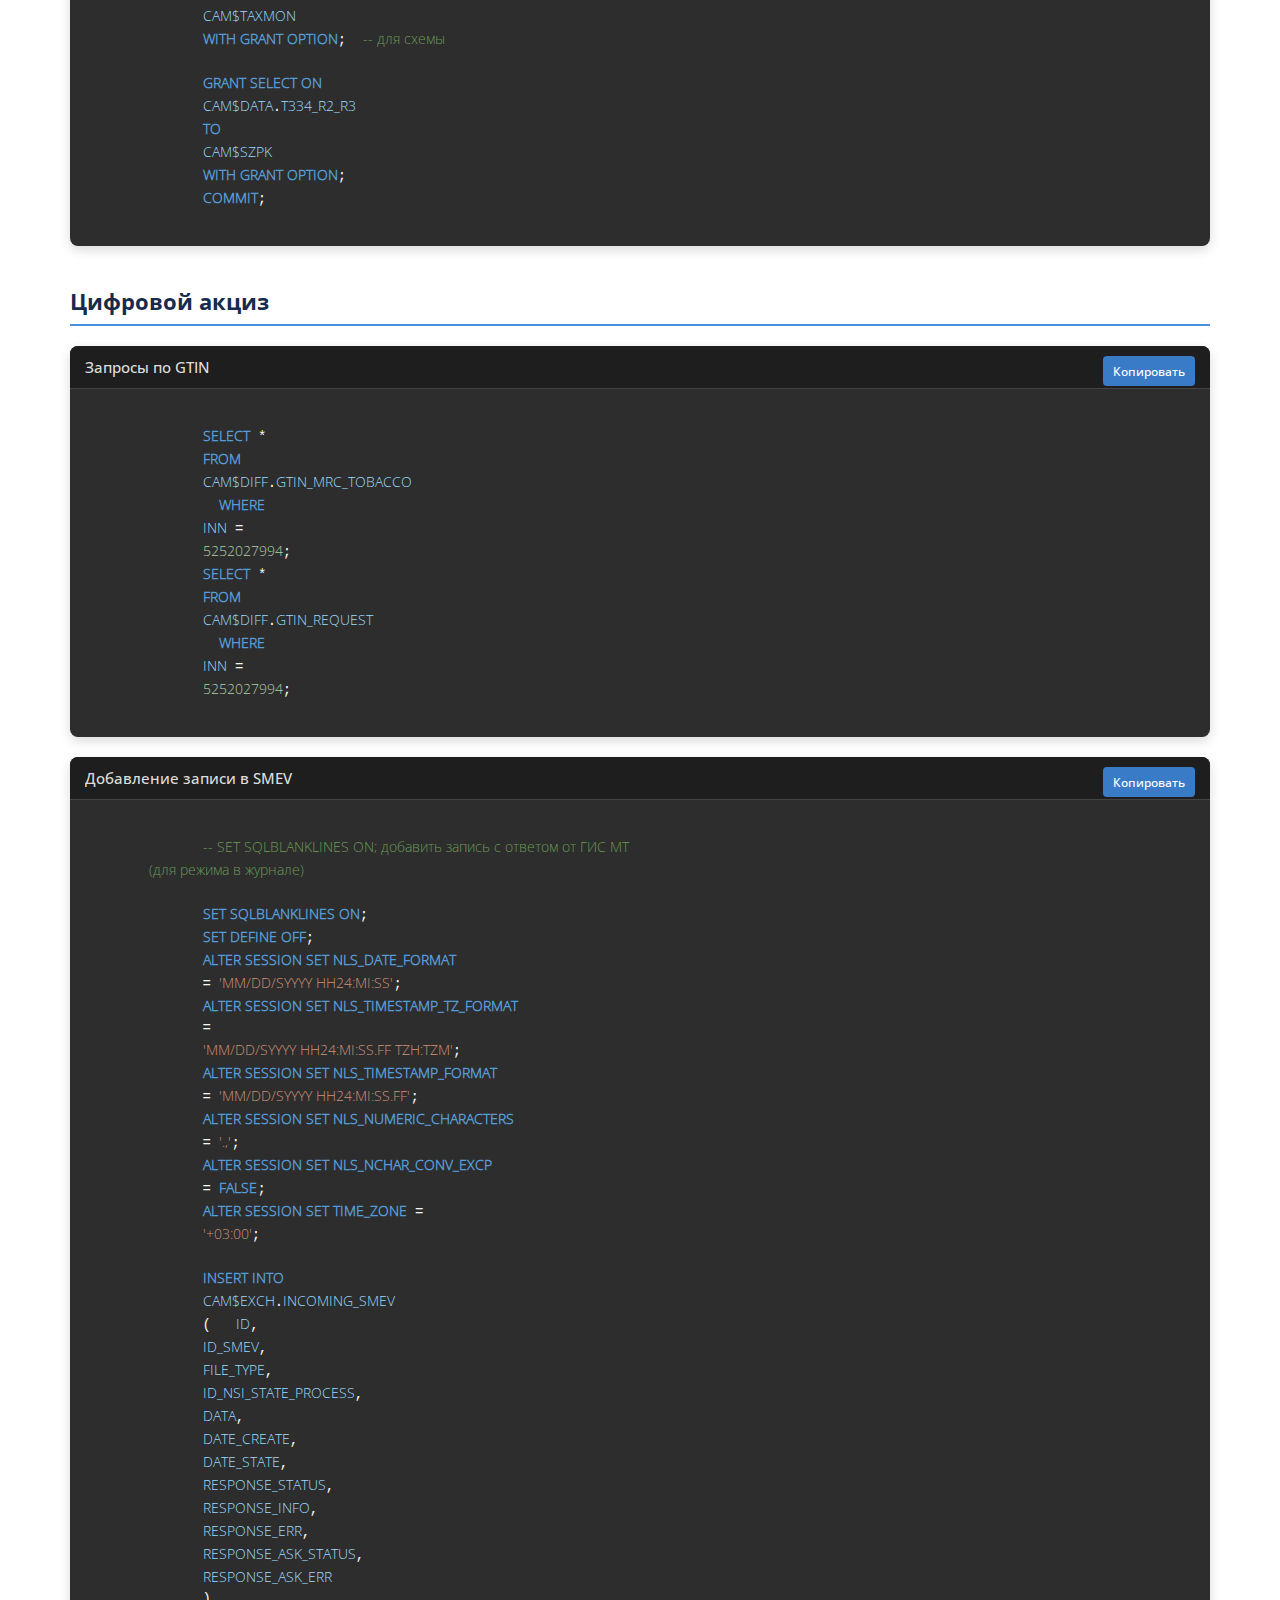
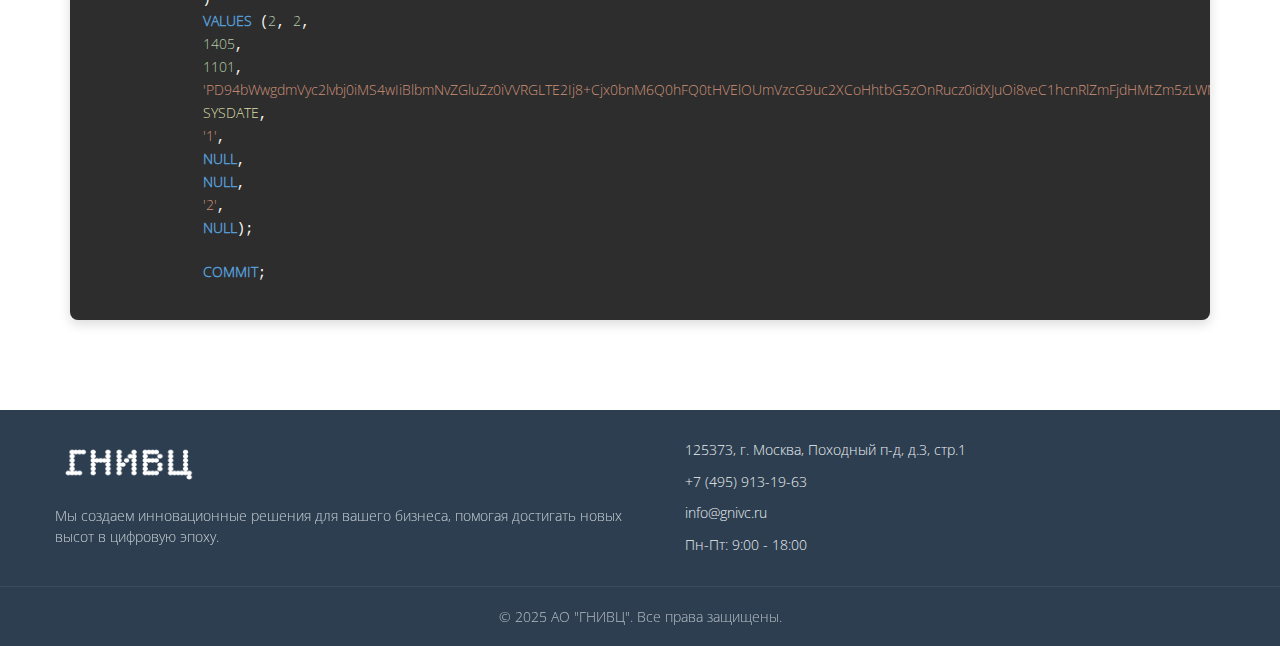
<file: sql.html>
<!DOCTYPE html>
<html lang="ru">
  <head>
    <meta charset="UTF-8" />
    <meta name="viewport" content="width=device-width, initial-scale=1.0" />
    <title>База знаний</title>
    <link rel="stylesheet" href="css/style.css" />
    <link rel="stylesheet" href="css/sql.css" />
  </head>
  <body>
    <header class="perv">
      <div class="container">
        <div class="logo">
          <a href="./glavn.html"><img src=".//img/logo.png" alt="Логотип" /></a>
        </div>
        <div class="txt">
          <p>ЗАПРОСЫ SQL</p>
        </div>
        <div class="btn">
          <a href=".//index.html"><button>Выход</button></a>
        </div>
      </div>
    </header>
    <section class="pam">
      <div class="container">
        <div class="txt">
          <p>
            На этой странице представлены SQL запросы для различных задач работы с базой данных.
          </p>
        </div>
      </div>
    </section>

    <section class="cart">
      <div class="container">
        <div class="carts1">
          <a href=".//testirovanie.html">
            <div class="card">
              <img src=".//img/back.svg" alt="Налог" />
              <p>Назад</p>
            </div>
          </a>

          <a href=".//glavn.html">
            <div class="card">
              <img src=".//img/home.svg" alt="Ссылки" />
              <p>На главную</p>
            </div>
          </a>
        </div>
      </div>
    </section>
    <section class="sql-section">
      <div class="container">
        <!-- Категория: Общее -->
        <div class="sql-category">
          <h2 class="category-title">Общее</h2>

          <div class="code-container">
            <div class="code-header">
              <div class="code-title">Отставание StandBy</div>
              <div class="code-language">SQL</div>
            </div>
            <button class="copy-btn">Копировать</button>
            <div class="code-content">
              <span class="sql-comment">-- Отставание StandBy</span>
              <span class="sql-keyword">SELECT</span>
              <span class="sql-function">TO_CHAR</span>(<span
                class="sql-function"
                >SCN_TO_TIMESTAMP</span
              >(current_scn),
              <span class="sql-string">'DD-MM-YYYY HH24:MI:SS'</span>) &nbsp;
              <span class="sql-keyword">FROM</span>
              <span class="sql-entity">V$DATABASE</span>;
            </div>
          </div>

          <div class="code-container">
            <div class="code-header">
              <div class="code-title">Поиск пачек по ветке 104/04</div>
              <div class="code-language">SQL</div>
            </div>
            <button class="copy-btn">Копировать</button>
            <div class="code-content">
              <span class="sql-keyword">SELECT</span> * &nbsp;
              <span class="sql-keyword">FROM</span>
              <span class="sql-entity">CAM$EXCH</span>.<span class="sql-entity"
                >TASK</span
              >
              &nbsp; <span class="sql-keyword">WHERE</span>
              <span class="sql-entity">ID_INCOMING_ENVELOPE</span> =
              <span class="sql-number">2561210001</span>;<span
                class="sql-comment"
                >-- ID_INCOMING_ENVELOPE = ун конверта</span
              >
            </div>
          </div>

          <div class="code-container">
            <div class="code-header">
              <div class="code-title">Состояние пачек</div>
              <div class="code-language">SQL</div>
            </div>
            <button class="copy-btn">Копировать</button>
            <div class="code-content">
              <span class="sql-keyword">SELECT</span> * &nbsp;
              <span class="sql-keyword">FROM</span>
              <span class="sql-entity">CAM$EXCH</span>.<span class="sql-entity"
                >TASK_PACK</span
              >
              &nbsp; <span class="sql-keyword">WHERE</span>
              <span class="sql-entity">ID</span>
              <span class="sql-keyword">IN</span> (<span class="sql-number"
                >2334540050</span
              >, <span class="sql-number">2334540031</span>,
              <span class="sql-number">2334540040</span>);
              <span class="sql-comment"
                >--CAM$EXCH.TASK_PACK это id_task_pack из CAM$EXCH.TASK</span
              >
            </div>
          </div>

          <div class="code-container">
            <div class="code-header">
              <div class="code-title">Логи пачек</div>
              <div class="code-language">SQL</div>
            </div>
            <button class="copy-btn">Копировать</button>
            <div class="code-content">
              <span class="sql-keyword">SELECT</span> * &nbsp;
              <span class="sql-keyword">FROM</span>
              <span class="sql-entity">CAM$EXCH</span>.<span class="sql-entity"
                >TASK_LOG_ITEM_24_1</span
              >
              &nbsp; <span class="sql-keyword">WHERE</span>
              <span class="sql-entity">ID_LOG_OBJ</span>
              <span class="sql-keyword">IN</span> (<span class="sql-number"
                >318216657</span
              >, <span class="sql-number">318217014</span>,
              <span class="sql-number">318217014</span>);
              <span class="sql-comment"
                >-- ID_LOG_OBJ это ID_LOG_OBJ из CAM$EXCH.TASK</span
              >

              <span class="sql-entity">CAM$NSI</span>.<span class="sql-entity"
                >R$DOC_TASK_TYPE</span
              >
              <span class="sql-keyword">IS</span>
              <span class="sql-string">'Справочник задач документа'</span>;
            </div>
          </div>
        </div>

        <!-- Категория: Обход режима "Вернуть на доввод" -->
        <div class="sql-category">
          <h2 class="category-title">Обход режима "Вернуть на доввод"</h2>

          <div class="code-container">
            <div class="code-header">
              <div class="code-title">Перевести НД на доввод без кнопки</div>
              <div class="code-language">SQL</div>
            </div>
            <button class="copy-btn">Копировать</button>
            <div class="code-content">
              <span class="sql-comment"
                >-- Перевести НД на доввод без кнопки (где ID - УН
                документа):</span
              >

              <span class="sql-keyword">UPDATE</span>
              <span class="sql-entity">CAM$DOC</span>.<span class="sql-entity"
                >INC$DOCUMENT</span
              >
              &nbsp; <span class="sql-keyword">SET</span>
              <span class="sql-entity">ID_NSI_DOC_TASK_TYPE</span> =
              <span class="sql-number">10010</span> &nbsp;
              <span class="sql-keyword">WHERE</span>
              <span class="sql-entity">ID</span> =
              <span class="sql-number">2207412617</span>;
              <span class="sql-keyword">COMMIT</span>;
              <span class="sql-keyword">UPDATE</span>
              <span class="sql-entity">CAM$NBO</span>.<span class="sql-entity"
                >INC$DOCUMENT_STATE</span
              >
              &nbsp; <span class="sql-keyword">SET</span>
              <span class="sql-entity">ID_NSI_STATE_PROCESS</span> =
              <span class="sql-number">15</span> &nbsp;
              <span class="sql-keyword">WHERE</span>
              <span class="sql-entity">ID</span> =
              <span class="sql-number">2207412617</span>;
              <span class="sql-keyword">COMMIT</span>;
            </div>
          </div>

          <div class="code-container">
            <div class="code-header">
              <div class="code-title">
                Возврат документа в начальное состояние
              </div>
              <div class="code-language">SQL</div>
            </div>
            <button class="copy-btn">Копировать</button>
            <div class="code-content">
              <span class="sql-comment"
                >--возврат документа в начальное состояние</span
              >

              <span class="sql-keyword">UPDATE</span>
              <span class="sql-entity">CAM$DOC</span>.<span class="sql-entity"
                >INC$DOCUMENT</span
              >
              &nbsp; <span class="sql-keyword">SET</span>
              <span class="sql-entity">ID_NSI_DOC_TASK_TYPE</span> = (<span
                class="sql-keyword"
                >NULL</span
              >) &nbsp; <span class="sql-keyword">WHERE</span>
              <span class="sql-entity">ID</span> =
              <span class="sql-number">2207412617</span>;
              <span class="sql-keyword">COMMIT</span>;
              <span class="sql-keyword">UPDATE</span>
              <span class="sql-entity">CAM$NBO</span>.<span class="sql-entity"
                >INC$DOCUMENT_STATE</span
              >
              &nbsp; <span class="sql-keyword">SET</span>
              <span class="sql-entity">ID_NSI_STATE_PROCESS</span> =
              <span class="sql-number">7</span> &nbsp;
              <span class="sql-keyword">WHERE</span>
              <span class="sql-entity">ID</span> =
              <span class="sql-number">2207412617</span>;
              <span class="sql-keyword">COMMIT</span>;
            </div>
          </div>
        </div>

        <!-- Категория: Гранты (Права) -->
        <div class="sql-category">
          <h2 class="category-title">Гранты (Права)</h2>

          <div class="code-container">
            <div class="code-header">
              <div class="code-title">Права на таблицу</div>
              <div class="code-language">SQL</div>
            </div>
            <button class="copy-btn">Копировать</button>
            <div class="code-content">
              <span class="sql-keyword">GRANT SELECT ON</span>
              <span class="sql-entity">I$CARDOWNER</span>.<span
                class="sql-entity"
                >V$WATERAIRTRANSPORTRIGHT</span
              >
              &nbsp;<span class="sql-comment">-- права на таблицу</span>
              <span class="sql-keyword">TO</span>
              <span class="sql-entity">CAM$TAXMON</span>
              <span class="sql-keyword">WITH GRANT OPTION</span>; &nbsp;<span
                class="sql-comment"
                >-- для схемы</span
              >

              <span class="sql-keyword">GRANT SELECT ON</span>
              <span class="sql-entity">CAM$DATA</span>.<span class="sql-entity"
                >T334_R2_R3</span
              >
              <span class="sql-keyword">TO</span>
              <span class="sql-entity">CAM$SZPK</span>
              <span class="sql-keyword">WITH GRANT OPTION</span>;
              <span class="sql-keyword">COMMIT</span>;
            </div>
          </div>
        </div>

        <!-- Остальные категории (Цифровой акциз, Шаблоны, ЦУН, НДП, СЗПК) -->
        <div class="sql-category">
          <h2 class="category-title">Цифровой акциз</h2>

          <div class="code-container">
            <div class="code-header">
              <div class="code-title">Запросы по GTIN</div>
              <div class="code-language">SQL</div>
            </div>
            <button class="copy-btn">Копировать</button>
            <div class="code-content">
              <span class="sql-keyword">SELECT</span> * &nbsp;
              <span class="sql-keyword">FROM</span>
              <span class="sql-entity">CAM$DIFF</span>.<span class="sql-entity"
                >GTIN_MRC_TOBACCO</span
              >
              &nbsp; <span class="sql-keyword">WHERE</span>
              <span class="sql-entity">INN</span> =
              <span class="sql-number">5252027994</span>;
              <span class="sql-keyword">SELECT</span> * &nbsp;
              <span class="sql-keyword">FROM</span>
              <span class="sql-entity">CAM$DIFF</span>.<span class="sql-entity"
                >GTIN_REQUEST</span
              >
              &nbsp; <span class="sql-keyword">WHERE</span>
              <span class="sql-entity">INN</span> =
              <span class="sql-number">5252027994</span>;
            </div>
          </div>

          <div class="code-container">
            <div class="code-header">
              <div class="code-title">Добавление записи в SMEV</div>
              <div class="code-language">SQL</div>
            </div>
            <button class="copy-btn">Копировать</button>
            <div class="code-content">
              <span class="sql-comment"
                >-- SET SQLBLANKLINES ON; добавить запись с ответом от ГИС МТ
                (для режима в журнале)</span
              >

              <span class="sql-keyword">SET SQLBLANKLINES ON</span>;
              <span class="sql-keyword">SET DEFINE OFF</span>;
              <span class="sql-keyword">ALTER SESSION SET NLS_DATE_FORMAT</span>
              = <span class="sql-string">'MM/DD/SYYYY HH24:MI:SS'</span>;
              <span class="sql-keyword"
                >ALTER SESSION SET NLS_TIMESTAMP_TZ_FORMAT</span
              >
              =
              <span class="sql-string">'MM/DD/SYYYY HH24:MI:SS.FF TZH:TZM'</span
              >;
              <span class="sql-keyword"
                >ALTER SESSION SET NLS_TIMESTAMP_FORMAT</span
              >
              = <span class="sql-string">'MM/DD/SYYYY HH24:MI:SS.FF'</span>;
              <span class="sql-keyword"
                >ALTER SESSION SET NLS_NUMERIC_CHARACTERS</span
              >
              = <span class="sql-string">'.,'</span>;
              <span class="sql-keyword"
                >ALTER SESSION SET NLS_NCHAR_CONV_EXCP</span
              >
              = <span class="sql-keyword">FALSE</span>;
              <span class="sql-keyword">ALTER SESSION SET TIME_ZONE</span> =
              <span class="sql-string">'+03:00'</span>;

              <span class="sql-keyword">INSERT INTO</span>
              <span class="sql-entity">CAM$EXCH</span>.<span class="sql-entity"
                >INCOMING_SMEV</span
              >
              ( &nbsp; <span class="sql-entity">ID</span>,
              <span class="sql-entity">ID_SMEV</span>,
              <span class="sql-entity">FILE_TYPE</span>,
              <span class="sql-entity">ID_NSI_STATE_PROCESS</span>,
              <span class="sql-entity">DATA</span>,
              <span class="sql-entity">DATE_CREATE</span>,
              <span class="sql-entity">DATE_STATE</span>,
              <span class="sql-entity">RESPONSE_STATUS</span>,
              <span class="sql-entity">RESPONSE_INFO</span>,
              <span class="sql-entity">RESPONSE_ERR</span>,
              <span class="sql-entity">RESPONSE_ASK_STATUS</span>,
              <span class="sql-entity">RESPONSE_ASK_ERR</span>
              )
              <span class="sql-keyword">VALUES</span> (<span class="sql-number"
                >2</span
              >, <span class="sql-number">2</span>,
              <span class="sql-number">1405</span>,
              <span class="sql-number">1101</span>,
              <span class="sql-string"
                >'[base64]/RgNC+0YE9IjlkYmUwNjk4LTY0N2UtNDA5YS1hOWQ4LTFjY2VjMjdhYWQ2YiLCoNCa0L7QtNCe0LHRgD0iMiLCoNCU0LDRgtCw0JLRgNCe0YLQsj0iMjAyMy0wOC0wNFQxMTo1MzowMC4yMzVaIj7CoDwvdG5zOkNIRUNLR1RJTlJlc3BvbnNlPiA='</span
              >, <span class="sql-function">SYSDATE</span>,
              <span class="sql-function">SYSDATE</span>,
              <span class="sql-string">'1'</span>,
              <span class="sql-keyword">NULL</span>,
              <span class="sql-keyword">NULL</span>,
              <span class="sql-string">'2'</span>,
              <span class="sql-keyword">NULL</span>);

              <span class="sql-keyword">COMMIT</span>;
            </div>
          </div>
        </div>

        <!-- Остальные категории здесь -->
      </div>
    </section>

    <footer>
      <div class="footer-container">
        <div class="footer-logo">
          <img
            src=".//img/footer-logo.png"
            alt="Логотип компании"
            class="logo-img"
          />
          <p class="footer-about">
            Мы создаем инновационные решения для вашего бизнеса, помогая
            достигать новых высот в цифровую эпоху.
          </p>
        </div>

        <div class="footer-contact">
          <div class="contact-item">
            <div class="contact-icon">
              <i class="fas fa-map-marker-alt"></i>
            </div>
            <div>125373, г. Москва, Походный п-д, д.3, стр.1</div>
          </div>
          <div class="contact-item">
            <div class="contact-icon"><i class="fas fa-phone"></i></div>
            <div>+7 (495) 913-19-63</div>
          </div>
          <div class="contact-item">
            <div class="contact-icon"><i class="fas fa-envelope"></i></div>
            <div>info@gnivc.ru</div>
          </div>
          <div class="contact-item">
            <div class="contact-icon"><i class="fas fa-clock"></i></div>
            <div>Пн-Пт: 9:00 - 18:00</div>
          </div>
        </div>
      </div>

      <div class="copyright">&copy; 2025 АО "ГНИВЦ". Все права защищены.</div>
    </footer>
    <script>
      // Обновленный скрипт для кнопок копирования
      document.addEventListener("DOMContentLoaded", function () {
        const copyButtons = document.querySelectorAll(".copy-btn");

        // Функция для копирования текста
        function copyToClipboard(text) {
          return new Promise((resolve, reject) => {
            if (navigator.clipboard) {
              navigator.clipboard.writeText(text).then(resolve).catch(reject);
            } else {
              // Fallback для старых браузеров
              const textarea = document.createElement("textarea");
              textarea.value = text;
              textarea.style.position = "fixed";
              document.body.appendChild(textarea);
              textarea.select();

              try {
                const successful = document.execCommand("copy");
                document.body.removeChild(textarea);
                successful ? resolve() : reject(new Error("Copy failed"));
              } catch (err) {
                document.body.removeChild(textarea);
                reject(err);
              }
            }
          });
        }

        copyButtons.forEach((button) => {
          button.addEventListener("click", async function () {
            const codeContainer =
              this.parentElement.querySelector(".code-content");
            if (!codeContainer) return;

            const text = codeContainer.textContent;
            const originalText = this.textContent;

            try {
              await copyToClipboard(text);
              this.textContent = "Скопировано!";
              this.style.background = "#4CAF50";

              setTimeout(() => {
                this.textContent = originalText;
                this.style.background = "#3a7bc8";
              }, 2000);
            } catch (err) {
              console.error("Ошибка при копировании: ", err);
              this.textContent = "Ошибка!";
              this.style.background = "#f44336";

              setTimeout(() => {
                this.textContent = originalText;
                this.style.background = "#3a7bc8";
              }, 2000);
            }
          });
        });
      });
    </script>
  </body>
</html>
</file>
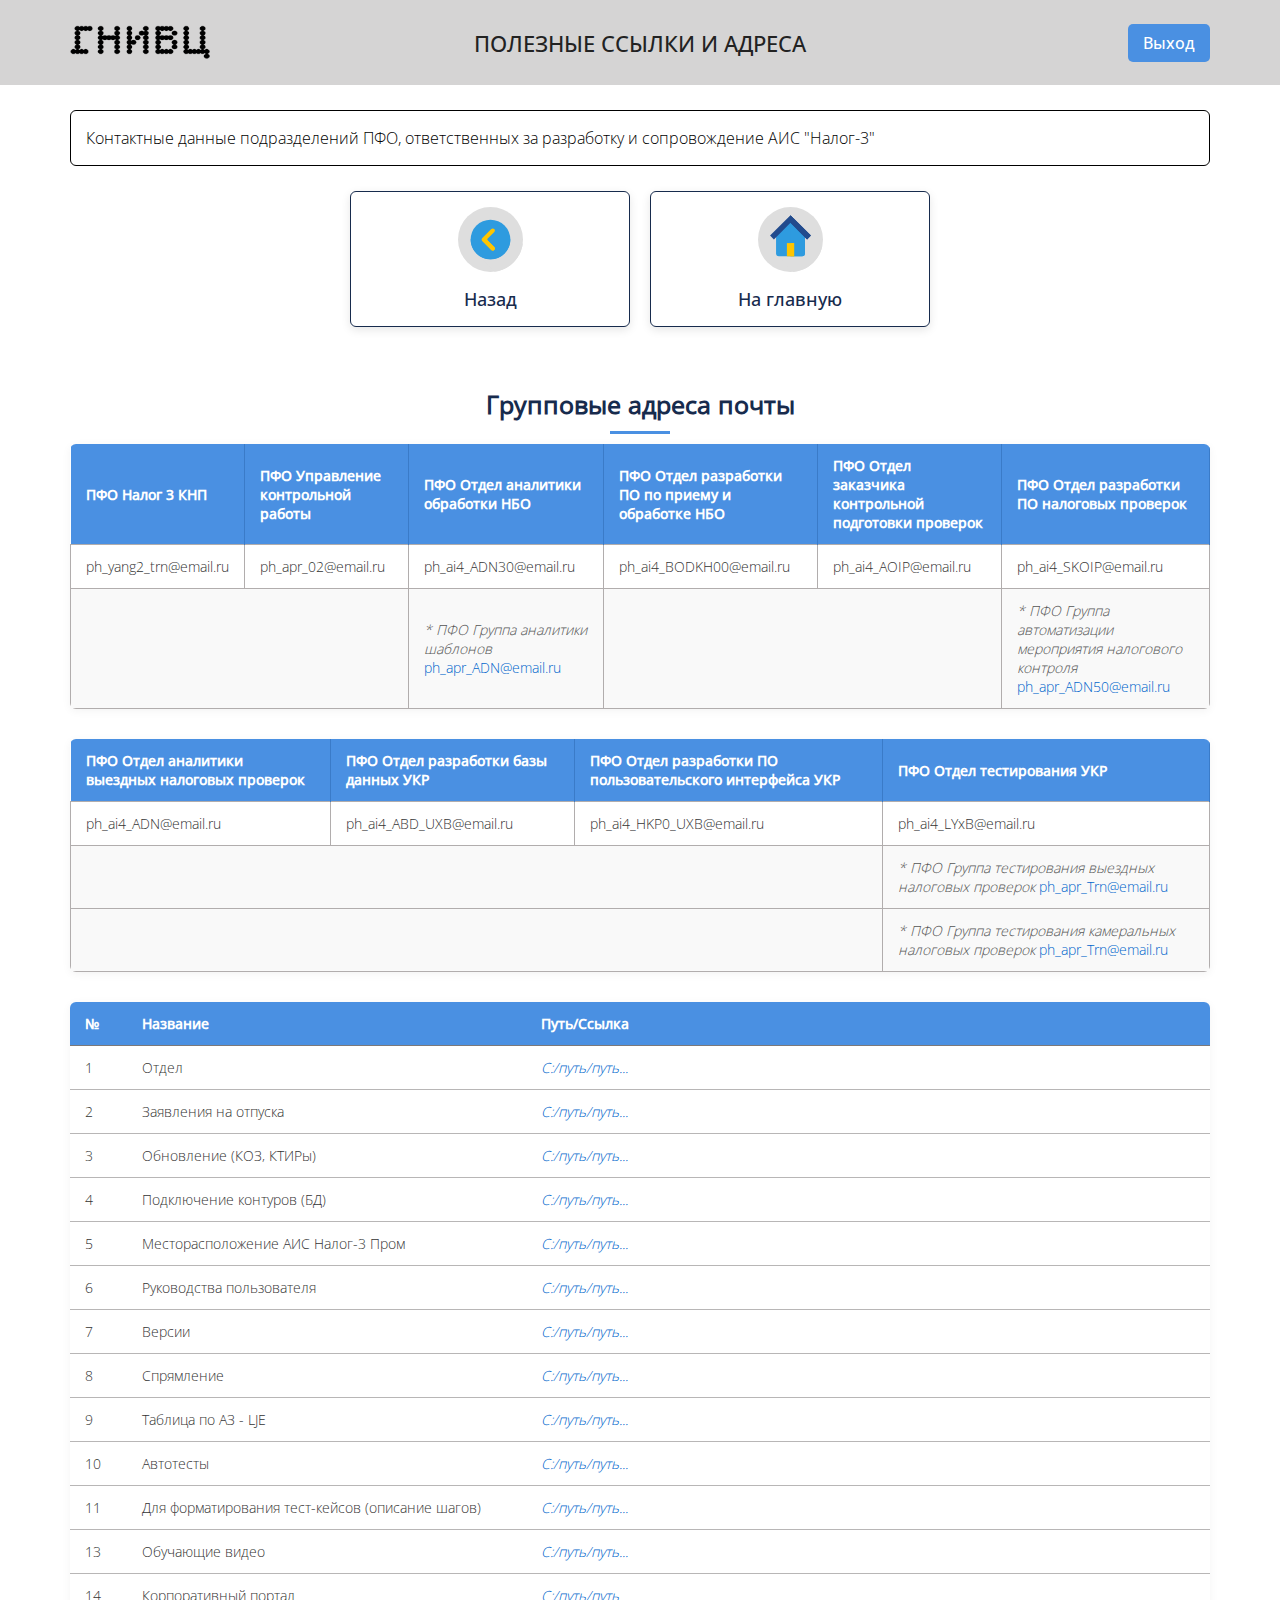
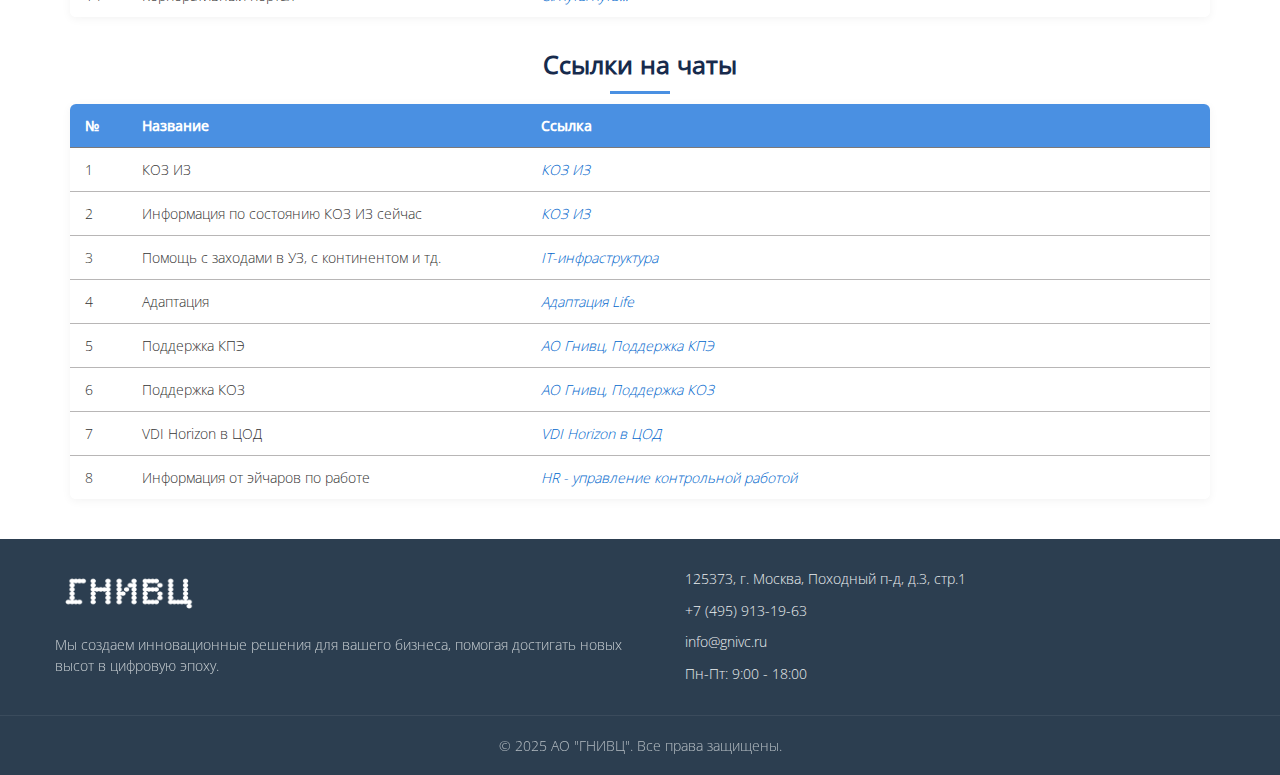
<file: src_adres.html>
<!DOCTYPE html>
<html lang="ru">
  <head>
    <meta charset="UTF-8" />
    <meta name="viewport" content="width=device-width, initial-scale=1.0" />
    <title>База знаний</title>
    <link rel="stylesheet" href="css/style.css" />
    <link rel="stylesheet" href="css/src_adres.css" />
  </head>
  <body>
    <header class="perv">
      <div class="container">
        <div class="logo">
          <a href="./index.html"><img src=".//img/logo.png" alt="Логотип" /></a>
        </div>
        <div class="txt">
          <p>ПОЛЕЗНЫЕ ССЫЛКИ И АДРЕСА</p>
        </div>
        <div class="btn">
          <a href=""><button>Выход</button></a>
        </div>
      </div>
    </header>
    <section class="pam">
      <div class="container">
        <div class="txt">
          <p>
            Контактные данные подразделений ПФО, ответственных за разработку и
            сопровождение АИС "Налог-3"
          </p>
        </div>
      </div>
    </section>

    <section class="cart">
      <div class="container">
        <div class="carts1">
          <a href=".//index.html">
            <div class="card">
              <img src=".//img/back.svg" alt="Налог" />
              <p>Назад</p>
            </div>
          </a>

          <a href=".//index.html">
            <div class="card">
              <img src=".//img/home.svg" alt="Ссылки" />
              <p>На главную</p>
            </div>
          </a>
        </div>
      </div>
    </section>

    <section class="contacts-section">
      <div class="container">
        <h2 class="section-title">Групповые адреса почты</h2>

        <!-- Первая таблица -->
        <div class="table-responsive">
          <table class="contacts-table">
            <thead>
              <tr>
                <th>ПФО Налог 3 КНП</th>
                <th>ПФО Управление контрольной работы</th>
                <th>ПФО Отдел аналитики обработки НБО</th>
                <th>ПФО Отдел разработки ПО по приему и обработке НБО</th>
                <th>ПФО Отдел заказчика контрольной подготовки проверок</th>
                <th>ПФО Отдел разработки ПО налоговых проверок</th>
              </tr>
            </thead>
            <tbody>
              <tr>
                <td class="email">ph_yang2_trn@email.ru</td>
                <td class="email">ph_apr_02@email.ru</td>
                <td class="email">ph_ai4_ADN30@email.ru</td>
                <td class="email">ph_ai4_BODKH00@email.ru</td>
                <td class="email">ph_ai4_AOIP@email.ru</td>
                <td class="email">ph_ai4_SKOIP@email.ru</td>
              </tr>
              <tr class="sub-group">
                <td colspan="2"></td>
                <td>
                  * ПФО Группа аналитики шаблонов
                  <span class="email">ph_apr_ADN@email.ru</span>
                </td>
                <td colspan="2"></td>
                <td>
                  * ПФО Группа автоматизации мероприятия налогового контроля
                  <span class="email">ph_apr_ADN50@email.ru</span>
                </td>
              </tr>
            </tbody>
          </table>
        </div>

        <!-- Вторая таблица -->
        <div class="table-responsive">
          <table class="contacts-table">
            <thead>
              <tr>
                <th>ПФО Отдел аналитики выездных налоговых проверок</th>
                <th>ПФО Отдел разработки базы данных УКР</th>
                <th>
                  ПФО Отдел разработки ПО пользовательского интерфейса УКР
                </th>
                <th>ПФО Отдел тестирования УКР</th>
              </tr>
            </thead>
            <tbody>
              <tr>
                <td class="email">ph_ai4_ADN@email.ru</td>
                <td class="email">ph_ai4_ABD_UXB@email.ru</td>
                <td class="email">ph_ai4_HKP0_UXB@email.ru</td>
                <td class="email">ph_ai4_LYxB@email.ru</td>
              </tr>
              <tr class="sub-group">
                <td colspan="3"></td>
                <td>
                  * ПФО Группа тестирования выездных налоговых проверок
                  <span class="email">ph_apr_Trn@email.ru</span>
                </td>
              </tr>
              <tr class="sub-group">
                <td colspan="3"></td>
                <td>
                  * ПФО Группа тестирования камеральных налоговых проверок
                  <span class="email">ph_apr_Trn@email.ru</span>
                </td>
              </tr>
            </tbody>
          </table>
        </div>
      </div>
    </section>

    <section class="links-section">
      <div class="container">
        
        <!-- Первая таблица - Ссылки/Пути -->
        <div class="table-responsive">
          <table class="links-table">
            <thead>
              
              <tr>
                <th width="5%">№</th>
                <th width="35%">Название</th>
                <th width="60%">Путь/Ссылка</th>
              </tr>
            </thead>
            <tbody>
              <tr>
                <td>1</td>
                <td>Отдел</td>
                <td><i class="path">C:/путь/путь...</i></td>
              </tr>
              <tr>
                <td>2</td>
                <td>Заявления на отпуска</td>
                <td>
                  <i class="path"
                    >C:/путь/путь...</i
                  >
                </td>
              </tr>
              <tr>
                <td>3</td>
                <td>Обновление (КОЗ, КТИРы)</td>
                <td>
                  <i class="path"
                    >C:/путь/путь...</i
                  >
                </td>
              </tr>
              <tr>
                <td>4</td>
                <td>Подключение контуров (БД)</td>
                <td>
                  <i class="path"
                    >C:/путь/путь...</i
                  >
                </td>
              </tr>
              <tr>
                <td>5</td>
                <td>Месторасположение АИС Налог-3 Пром</td>
                <td>
                  <i class="path"
                    >C:/путь/путь...</i
                  >
                </td>
              </tr>
              <tr>
                <td>6</td>
                <td>Руководства пользователя</td>
                <td>
                  <i class="path"
                    >C:/путь/путь...</i
                  >
                </td>
              </tr>
              <tr>
                <td>7</td>
                <td>Версии</td>
                <td>
                  <i class="path"
                    >C:/путь/путь...</i
                  >
                </td>
              </tr>
              <tr>
                <td>8</td>
                <td>Спрямление</td>
                <td>
                  <i class="path"
                    >C:/путь/путь...</i
                  >
                </td>
              </tr>
              <tr>
                <td>9</td>
                <td>Таблица по АЗ - LJE</td>
                <td>
                  <i class="path"
                    >C:/путь/путь...</i
                  >
                </td>
              </tr>
              <tr>
                <td>10</td>
                <td>Автотесты</td>
                <td>
                  <i class="path"
                    >C:/путь/путь...</i
                  >
                  
                </td>
              </tr>
              <tr>
                <td>11</td>
                <td>Для форматирования тест-кейсов (описание шагов)</td>
                <td>
                  <i class="path"
                    >C:/путь/путь...</i
                  >
                </td>
              </tr>
              <tr>
                <td>13</td>
                <td>Обучающие видео</td>
                <td>
                  <i class="path"
                    >C:/путь/путь...</i
                  >
                </td>
              </tr>
              <tr>
                <td>14</td>
                <td>Корпоративный портал</td>
                <td><i class="path">C:/путь/путь...</i></td>
              </tr>
            </tbody>
          </table>
        </div>

        <h2 class="section-title">Ссылки на чаты</h2>
        <!-- Вторая таблица - Ссылки на чаты -->
        <div class="table-responsive">
          <table class="links-table">
            <thead>
              <tr>
                <th width="5%">№</th>
                <th width="35%">Название</th>
                <th width="60%">Ссылка</th>
              </tr>
            </thead>
            <tbody>
              <tr>
                <td>1</td>
                <td>КОЗ ИЗ</td>
                <td><i class="path">КОЗ ИЗ</i></td>
              </tr>
              <tr>
                <td>2</td>
                <td>Информация по состоянию КОЗ ИЗ сейчас</td>
                <td><i class="path">КОЗ ИЗ</i></td>
              </tr>
              <tr>
                <td>3</td>
                <td>Помощь с заходами в УЗ, с континентом и тд.</td>
                <td><i class="path">IT-инфраструктура</i></td>
              </tr>
              <tr>
                <td>4</td>
                <td>Адаптация</td>
                <td><i class="path">Адаптация Life</i></td>
              </tr>
              <tr>
                <td>5</td>
                <td>Поддержка КПЭ</td>
                <td><i class="path">АО Гнивц, Поддержка КПЭ</i></td>
              </tr>
              <tr>
                <td>6</td>
                <td>Поддержка КОЗ</td>
                <td><i class="path">АО Гнивц, Поддержка КОЗ</i></td>
              </tr>
              <tr>
                <td>7</td>
                <td>VDI Horizon в ЦОД</td>
                <td><i class="path">VDI Horizon в ЦОД</i></td>
              </tr>
              <tr>
                <td>8</td>
                <td>Информация от эйчаров по работе</td>
                <td><i class="path">HR - управление контрольной работой</i></td>
              </tr>
            </tbody>
          </table>
        </div>
      </div>
    </section>

    <footer>
      <div class="footer-container">
        <div class="footer-logo">
          <img
            src=".//img/footer-logo.png"
            alt="Логотип компании"
            class="logo-img"
          />
          <p class="footer-about">
            Мы создаем инновационные решения для вашего бизнеса, помогая
            достигать новых высот в цифровую эпоху.
          </p>
        </div>

        <div class="footer-contact">
          <div class="contact-item">
            <div class="contact-icon">
              <i class="fas fa-map-marker-alt"></i>
            </div>
            <div>125373, г. Москва, Походный п-д, д.3, стр.1</div>
          </div>
          <div class="contact-item">
            <div class="contact-icon"><i class="fas fa-phone"></i></div>
            <div>+7 (495) 913-19-63</div>
          </div>
          <div class="contact-item">
            <div class="contact-icon"><i class="fas fa-envelope"></i></div>
            <div>info@gnivc.ru</div>
          </div>
          <div class="contact-item">
            <div class="contact-icon"><i class="fas fa-clock"></i></div>
            <div>Пн-Пт: 9:00 - 18:00</div>
          </div>
        </div>
      </div>

      <div class="copyright">&copy; 2025 АО "ГНИВЦ". Все права защищены.</div>
    </footer>
    <script src=".//script.js"></script>
  </body>
</html>
</file>
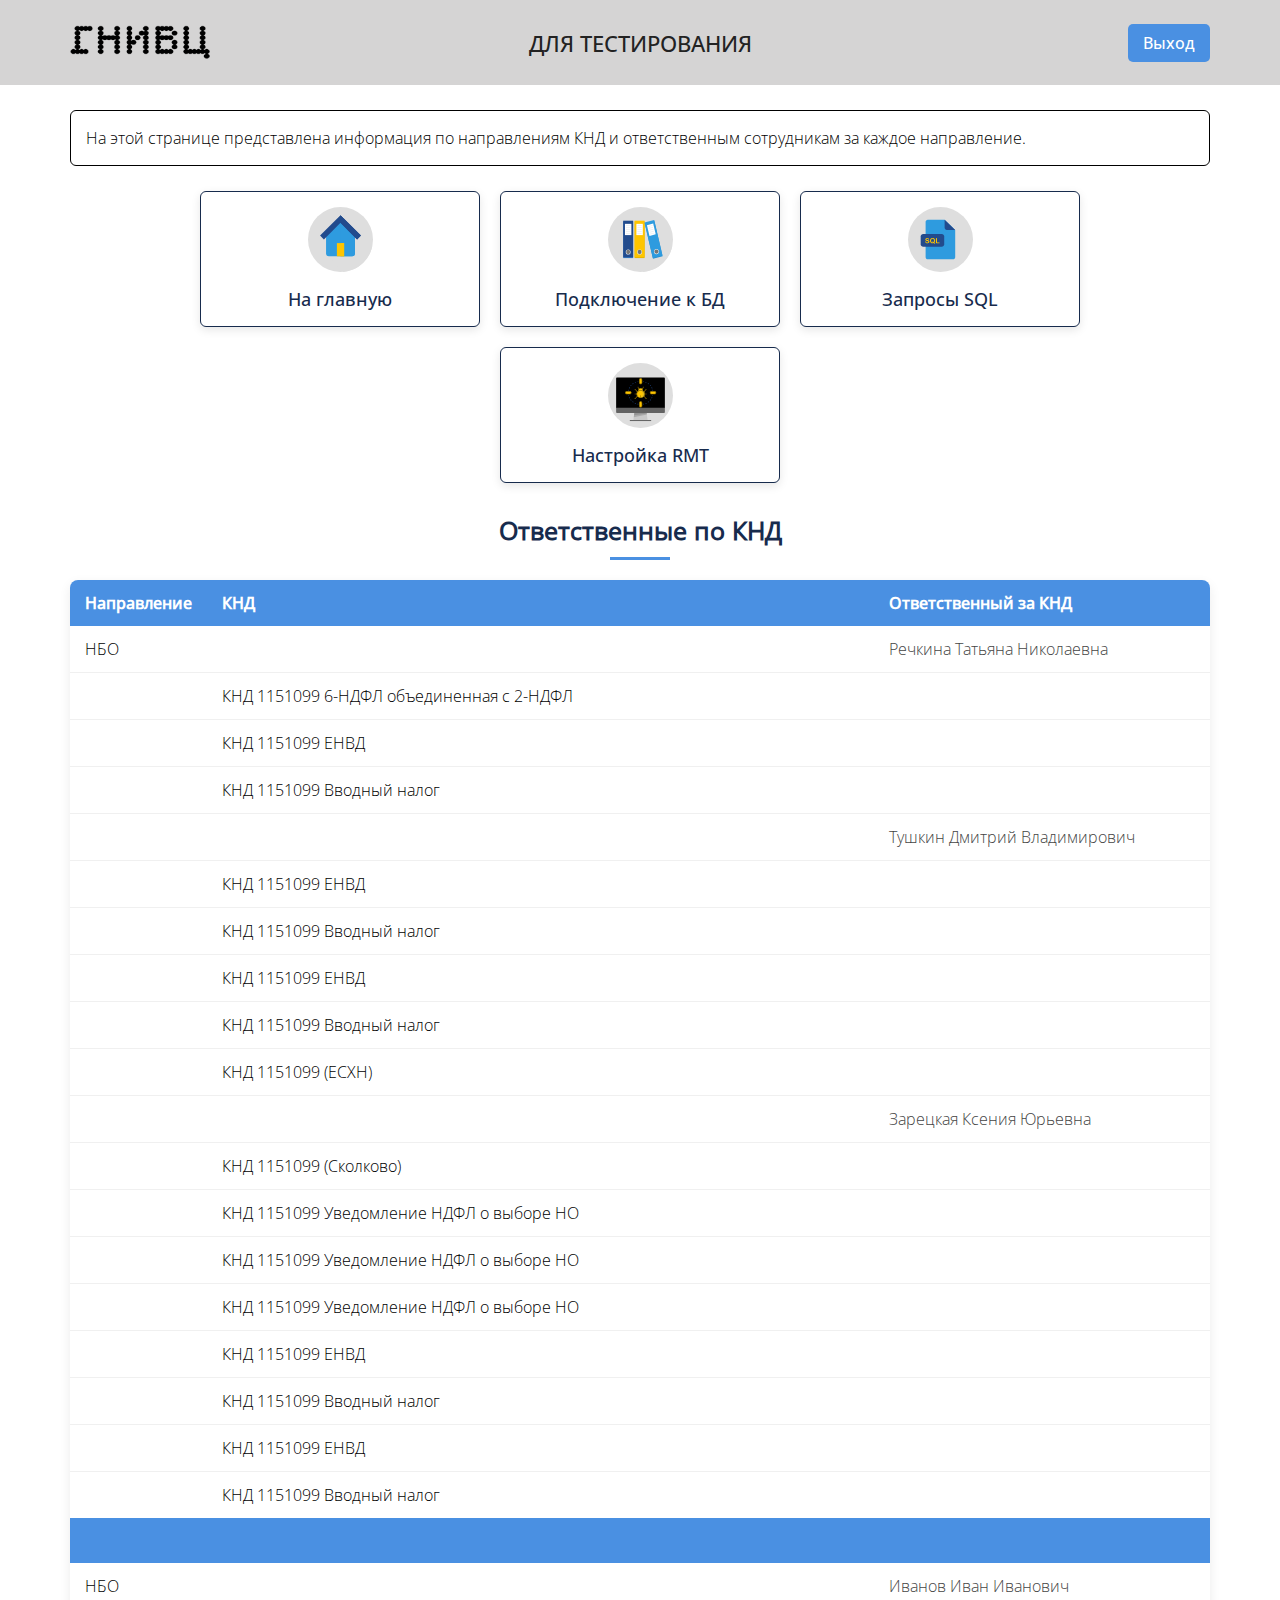
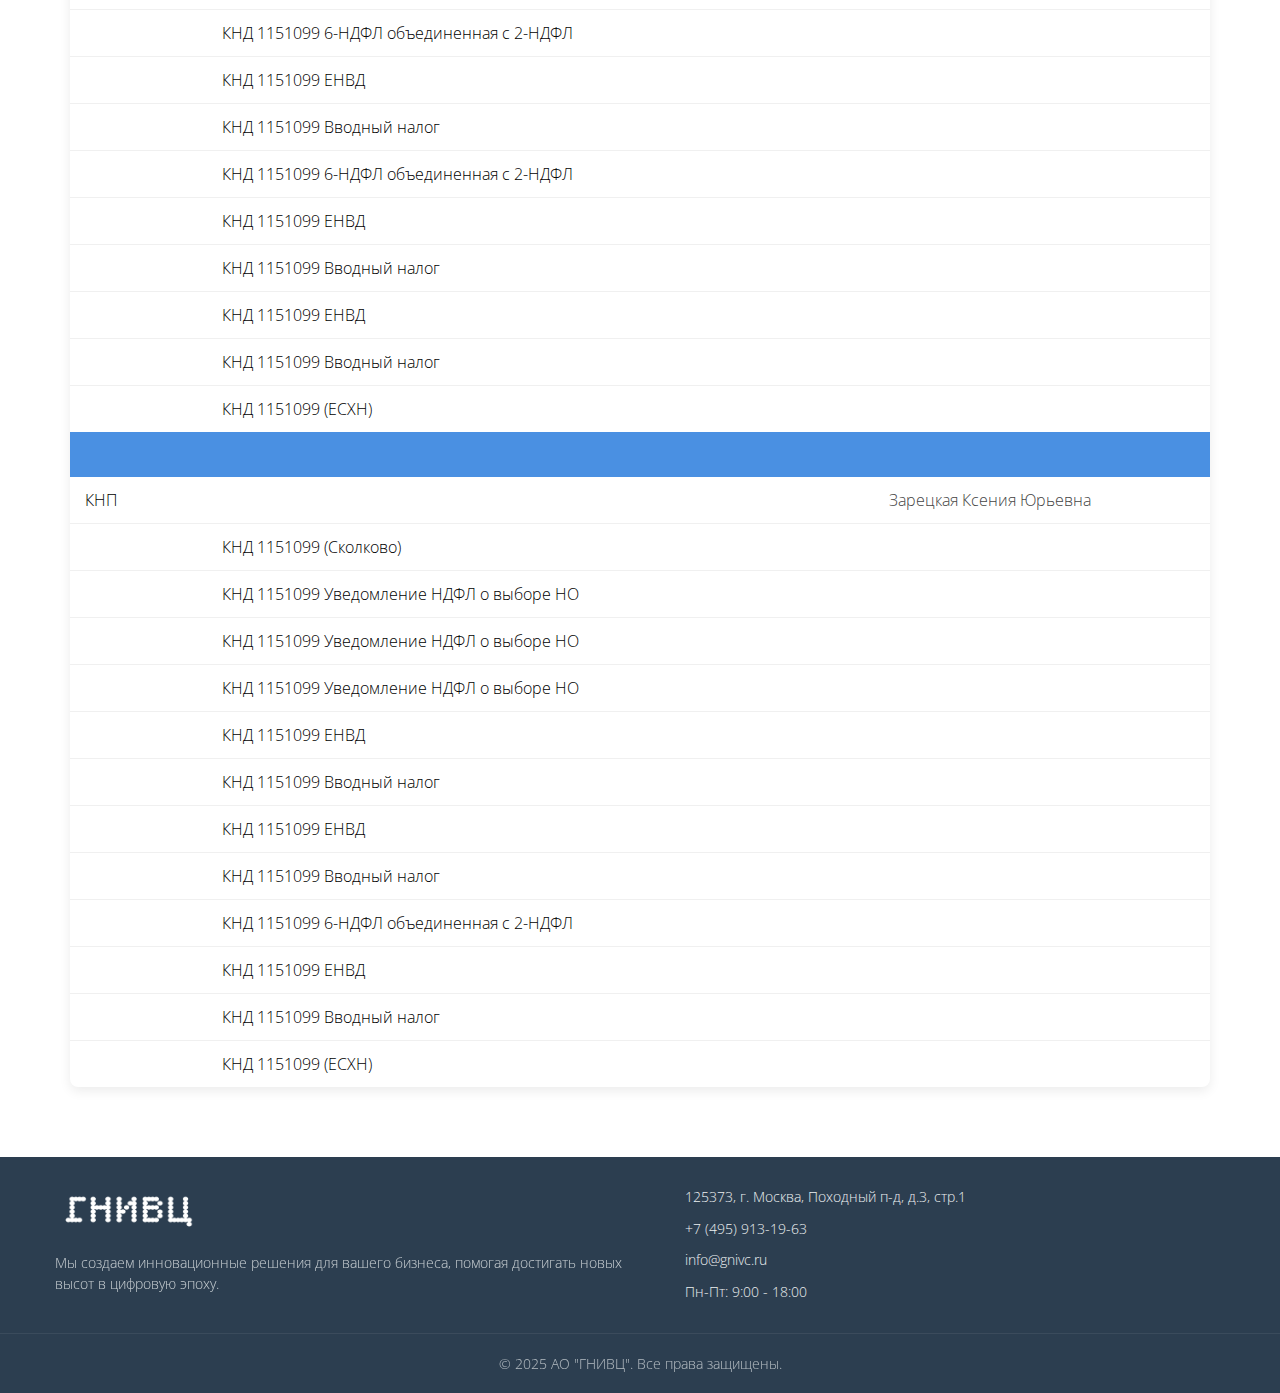
<file: testirovanie.html>
<!DOCTYPE html>
<html lang="ru">
  <head>
    <meta charset="UTF-8" />
    <meta name="viewport" content="width=device-width, initial-scale=1.0" />
    <title>База знаний</title>
    <link rel="stylesheet" href="css/style.css" />
    <link rel="stylesheet" href="css/testirovanie.css" />
  </head>
  <body>
    <header class="perv">
      <div class="container">
        <div class="logo">
          <a href="./index.html"><img src=".//img/logo.png" alt="Логотип" /></a>
        </div>
        <div class="txt">
          <p>ДЛЯ ТЕСТИРОВАНИЯ</p>
        </div>
        <div class="btn">
          <a href=""><button>Выход</button></a>
        </div>
      </div>
    </header>
    <section class="pam">
      <div class="container">
        <div class="txt">
          <p>
            На этой странице представлена информация по направлениям КНД и
            ответственным сотрудникам за каждое направление.
          </p>
        </div>
      </div>
    </section>

    <section class="cart">
      <div class="container">
        <div class="carts1">
          <a href=".//index.html">
            <div class="card">
              <img src=".//img/home.svg" alt="Налог" />
              <p>На главную</p>
            </div>
          </a>

          <a href=".//bd.html">
            <div class="card">
              <img src=".//img/bd.svg" alt="Ссылки" />
              <p>Подключение к БД</p>
            </div>
          </a>

          <a href=".//sql.html">
            <div class="card">
              <img src=".//img/SQL.svg" alt="Тестирование" />
              <p>Запросы SQL</p>
            </div>
          </a>
        </div>
        <div class="carts2">
          <a href=".//rmt.html">
            <div class="card">
              <img src=".//img/rmt.svg" alt="Обучение" />
              <p>Настройка RMT</p>
            </div>
          </a>
        </div>
      </div>
    </section>

    <section class="direction-section">
      <div class="container">
        <h2 class="section-title">Ответственные по КНД</h2>
        <table class="knd-table">
          <thead>
            <tr>
              <th style="width: 10%">Направление</th>
              <th style="width: 60%">КНД</th>
              <th style="width: 30%">Ответственный за КНД</th>
            </tr>
          </thead>
          <tbody>
            <tr>
              <td>НБО</td>
              <td></td>
              <td class="responsible-cell">Речкина Татьяна Николаевна</td>
            </tr>
            <tr>
              <td></td>
              <td>КНД 1151099 6-НДФЛ объединенная с 2-НДФЛ</td>
              <td></td>
            </tr>
            <tr>
              <td></td>
              <td>КНД 1151099 ЕНВД</td>
              <td></td>
            </tr>
            <tr>
              <td></td>
              <td>КНД 1151099 Вводный налог</td>
              <td></td>
            </tr>
            <tr>
              <td></td>
              <td></td>
              <td class="responsible-cell">Тушкин Дмитрий Владимирович</td>
            </tr>
            <tr>
              <td></td>
              <td>КНД 1151099 ЕНВД</td>
              <td></td>
            </tr>
            <tr>
              <td></td>
              <td>КНД 1151099 Вводный налог</td>
              <td></td>
            </tr>
            <tr>
              <td></td>
              <td>КНД 1151099 ЕНВД</td>
              <td></td>
            </tr>
            <tr>
              <td></td>
              <td>КНД 1151099 Вводный налог</td>
              <td></td>
            </tr>
            <tr>
              <td></td>
              <td>КНД 1151099 (ЕСХН)</td>
              <td></td>
            </tr>
            <tr>
              <td></td>
              <td></td>
              <td class="responsible-cell">Зарецкая Ксения Юрьевна</td>
            </tr>
            <tr>
              <td></td>
              <td>КНД 1151099 (Сколково)</td>
              <td></td>
            </tr>
            <tr>
              <td></td>
              <td>КНД 1151099 Уведомление НДФЛ о выборе НО</td>
              <td></td>
            </tr>
            <tr>
              <td></td>
              <td>КНД 1151099 Уведомление НДФЛ о выборе НО</td>
              <td></td>
            </tr>
            <tr>
              <td></td>
              <td>КНД 1151099 Уведомление НДФЛ о выборе НО</td>
              <td></td>
            </tr>
            <tr>
              <td></td>
              <td>КНД 1151099 ЕНВД</td>
              <td></td>
            </tr>
            <tr>
              <td></td>
              <td>КНД 1151099 Вводный налог</td>
              <td></td>
            </tr>
            <tr>
              <td></td>
              <td>КНД 1151099 ЕНВД</td>
              <td></td>
            </tr>
            <tr>
              <td></td>
              <td>КНД 1151099 Вводный налог</td>
              <td></td>
            </tr>
          </tbody>
          <thead>
            <tr>
              <th style="width: 10%; height: 45px"></th>
              <th style="width: 60%"></th>
              <th style="width: 30%"></th>
            </tr>
          </thead>
          <tbody>
            <tr>
              <td>НБО</td>
              <td></td>
              <td class="responsible-cell">Иванов Иван Иванович</td>
            </tr>
            <tr>
              <td></td>
              <td>КНД 1151099 6-НДФЛ объединенная с 2-НДФЛ</td>
              <td></td>
            </tr>
            <tr>
              <td></td>
              <td>КНД 1151099 ЕНВД</td>
              <td></td>
            </tr>
            <tr>
              <td></td>
              <td>КНД 1151099 Вводный налог</td>
              <td></td>
            </tr>
            <tr>
              <td></td>
              <td>КНД 1151099 6-НДФЛ объединенная с 2-НДФЛ</td>
              <td></td>
            </tr>
            <tr>
              <td></td>
              <td>КНД 1151099 ЕНВД</td>
              <td></td>
            </tr>
            <tr>
              <td></td>
              <td>КНД 1151099 Вводный налог</td>
              <td></td>
            </tr>
            <tr>
              <td></td>
              <td>КНД 1151099 ЕНВД</td>
              <td></td>
            </tr>
            <tr>
              <td></td>
              <td>КНД 1151099 Вводный налог</td>
              <td></td>
            </tr>
            <tr>
              <td></td>
              <td>КНД 1151099 (ЕСХН)</td>
              <td></td>
            </tr>
          </tbody>
          <thead>
            <tr>
              <th style="width: 10%; height: 45px"></th>
              <th style="width: 60%"></th>
              <th style="width: 30%"></th>
            </tr>
          </thead>
          <tbody>
            <tr>
              <td>КНП</td>
              <td></td>
              <td class="responsible-cell">Зарецкая Ксения Юрьевна</td>
            </tr>
            <tr>
              <td></td>
              <td>КНД 1151099 (Сколково)</td>
              <td></td>
            </tr>
            <tr>
              <td></td>
              <td>КНД 1151099 Уведомление НДФЛ о выборе НО</td>
              <td></td>
            </tr>
            <tr>
              <td></td>
              <td>КНД 1151099 Уведомление НДФЛ о выборе НО</td>
              <td></td>
            </tr>
            <tr>
              <td></td>
              <td>КНД 1151099 Уведомление НДФЛ о выборе НО</td>
              <td></td>
            </tr>
            <tr>
              <td></td>
              <td>КНД 1151099 ЕНВД</td>
              <td></td>
            </tr>
            <tr>
              <td></td>
              <td>КНД 1151099 Вводный налог</td>
              <td></td>
            </tr>
            <tr>
              <td></td>
              <td>КНД 1151099 ЕНВД</td>
              <td></td>
            </tr>
            <tr>
              <td></td>
              <td>КНД 1151099 Вводный налог</td>
              <td></td>
            </tr>
            <tr>
              <td></td>
              <td>КНД 1151099 6-НДФЛ объединенная с 2-НДФЛ</td>
              <td></td>
            </tr>
            <tr>
              <td></td>
              <td>КНД 1151099 ЕНВД</td>
              <td></td>
            </tr>
            <tr>
              <td></td>
              <td>КНД 1151099 Вводный налог</td>
              <td></td>
            </tr>
            <tr>
              <td></td>
              <td>КНД 1151099 (ЕСХН)</td>
              <td></td>
            </tr>
          </tbody>
        </table>
      </div>
    </section>

    <footer>
      <div class="footer-container">
        <div class="footer-logo">
          <img
            src=".//img/footer-logo.png"
            alt="Логотип компании"
            class="logo-img"
          />
          <p class="footer-about">
            Мы создаем инновационные решения для вашего бизнеса, помогая
            достигать новых высот в цифровую эпоху.
          </p>
        </div>

        <div class="footer-contact">
          <div class="contact-item">
            <div class="contact-icon">
              <i class="fas fa-map-marker-alt"></i>
            </div>
            <div>125373, г. Москва, Походный п-д, д.3, стр.1</div>
          </div>
          <div class="contact-item">
            <div class="contact-icon"><i class="fas fa-phone"></i></div>
            <div>+7 (495) 913-19-63</div>
          </div>
          <div class="contact-item">
            <div class="contact-icon"><i class="fas fa-envelope"></i></div>
            <div>info@gnivc.ru</div>
          </div>
          <div class="contact-item">
            <div class="contact-icon"><i class="fas fa-clock"></i></div>
            <div>Пн-Пт: 9:00 - 18:00</div>
          </div>
        </div>
      </div>

      <div class="copyright">&copy; 2025 АО "ГНИВЦ". Все права защищены.</div>
    </footer>
    <script src=".//script.js"></script>
  </body>
</html>
</file>
<file: css/style.css>
@font-face {
  font-family: "os";
  src: url(../fonts/OpenSans.ttf);
  font-weight: 300;
  font-style: normal;
}
@font-face {
  font-family: "osm";
  src: url(../fonts/OpenSans.ttf);
  font-weight: 400;
  font-style: normal;
}
@font-face {
  font-family: "oss";
  src: url(../fonts/OpenSans.ttf);
  font-weight: 500;
  font-style: normal;
}
@font-face {
  font-family: "osb";
  src: url(../fonts/OpenSans.ttf);
  font-weight: 700;
  font-style: normal;
}
* {
  margin: 0;
  padding: 0;
  bottom: 0;
  outline: none;
  text-decoration: none;
  box-sizing: border-box;
  font-family: "os";
}
.container {
  width: 100%;
  max-width: 1170px;
  margin: 0 auto;
  padding: 0 15px;
}

/* Header */
.perv .container {
  display: flex;
  justify-content: space-between;
  align-items: center;
  flex-wrap: wrap;
  padding: 10px 15px;
}
.perv .logo {
  flex: 1;
  min-width: 150px;
}
.perv .logo img {
  max-height: 60px;
  width: auto;
}
.perv .txt {
  flex: 2;
  text-align: center;
  padding: 0 10px;
}
.perv p {
  font-family: "oss";
  font-size: 22px;
  color: #222;
}
.perv .btn {
  flex: 1;
  min-width: 100px;
  text-align: right;
}
.perv .btn button {
  font-family: "oss";
  font-size: 16px;
  padding: 8px 15px;
  background-color: #4a90e2;
  color: #ffffff;
  border: 0;
  border-radius: 5px;
  cursor: pointer;
}
.perv {
  background-color: #66646446;

  top: 0;
  z-index: 100;
}

/* Памятка */
.pam .container {
  padding-top: 25px;
}
.pam .txt {
  border: 1px solid;
  border-radius: 6px;
  padding: 15px;
}
.pam .txt p {
  font-size: 16px;
  line-height: 1.5;
}

/* Карточки-ссылки */
.cart .container {
  padding-top: 25px;
}
.cart .carts1 {
  display: flex;
  flex-wrap: wrap;
  justify-content: center;
  gap: 20px;
  margin-bottom: 20px;
}
.cart .carts2 {
  display: flex;
  justify-content: center;
}
.cart .card {
  display: flex;
  flex-direction: column;
  align-items: center;
  padding: 15px 10px;
  border: 1px solid #172b4d;
  border-radius: 6px;
  min-width: 280px;
  max-width: 300px;
  transition: all 0.3s ease;
}
.cart .card:hover {
  transform: translateY(-5px);
  box-shadow: 0 5px 15px rgba(0, 0, 0, 0.1);
}
.cart .card p {
  font-family: "oss";
  font-size: 18px;
  color: #172b4d;
  margin-top: 15px;
  text-align: center;
}
.cart .card img {
  width: 65px;
  height: auto;
}

/* Ценности компании */
.values-section .container {
  padding-top: 25px;
}
.section-title {
  font-family: "os";
  text-align: center;
  font-size: 26px;
  margin-bottom: 20px;
  color: #222;
  position: relative;
}
.section-title::after {
  content: "";
  display: block;
  width: 60px;
  height: 3px;
  background-color: #4a90e2;
  margin: 10px auto 0;
}
.cards-container {
  display: grid;
  grid-template-columns: repeat(auto-fit, minmax(250px, 1fr));
  gap: 20px;
}
.card {
  background-color: white;
  border-radius: 10px;
  overflow: hidden;
  box-shadow: 0 3px 10px rgba(0, 0, 0, 0.1);
  transition: transform 0.3s ease, box-shadow 0.3s ease;
  cursor: pointer;
  text-decoration: none;
  color: inherit;
}
.card:hover {
  transform: translateY(-7px);
  box-shadow: 0 10px 20px rgba(0, 0, 0, 0.12);
}
.card-image {
  height: 260px;
  position: relative;
  overflow: hidden;
}
.card-image::before {
  content: "";
  position: absolute;
  top: 0;
  left: 0;
  width: 100%;
  height: 100%;
  background: rgba(0, 0, 0, 0.3);
  opacity: 0;
  transition: opacity 0.3s ease;
  z-index: 1;
}
.card:hover .card-image::before {
  opacity: 1;
}
.card-image img {
  width: 100%;
  height: 100%;
  object-fit: cover;
  transition: transform 0.5s ease;
}
.card-content {
  padding: 15px;
  text-align: center;
}
.card-title {
  font-size: 20px;
  margin-bottom: 8px;
  color: #222;
  transition: color 0.3s ease;
}
.card:hover .card-title {
  color: #4a90e2;
}
.card-text {
  font-size: 14px;
  line-height: 1.4;
  color: #172b4d;
}

/* Аккордеон */
.values-details .container {
  padding-top: 25px;
}
.accordion {
  margin: 0 auto;
}
.accordion-item {
  background: white;
  border-radius: 8px;
  margin-bottom: 12px;
  box-shadow: 0 2px 8px rgba(0, 0, 0, 0.1);
  overflow: hidden;
}
.accordion-header {
  padding: 15px 18px;
  cursor: pointer;
  display: flex;
  justify-content: space-between;
  align-items: center;
  background-color: #4a90e2;
  color: white;
  font-size: 16px;
  font-weight: bold;
}
.accordion-header::after {
  content: "+";
  font-size: 18px;
  transition: transform 0.3s ease;
}
.accordion-item.active .accordion-header::after {
  transform: rotate(45deg);
}
.accordion-content {
  will-change: height;
  height: 0;
  overflow: hidden;
  transition: height 0.3s cubic-bezier(0.4, 0, 0.2, 1);
}
.accordion-content-inner {
  padding: 15px;
}
.accordion-content-inner p {
  margin-bottom: 10px;
  font-size: 15px;
  line-height: 1.5;
}

/* Слайдер */
.agile-section .container {
  padding-top: 25px;
}
.section-description {
  text-align: center;
  max-width: 800px;
  margin: 0 auto 25px;
  font-size: 16px;
  line-height: 1.5;
  color: #555;
}
.slider-container {
  position: relative;
  max-width: 900px;
  margin: 0 auto;
  overflow: hidden;
  border-radius: 10px;
  box-shadow: 0 5px 15px rgba(0, 0, 0, 0.1);
}
.slider {
  display: flex;
  transition: transform 0.5s cubic-bezier(0.25, 0.46, 0.45, 0.94);
  height: 450px;
}
.slide {
  min-width: 100%;
  position: relative;
}
.slide img {
  width: 100%;
  height: 100%;
  object-fit: cover;
}
.slide-content {
  position: absolute;
  bottom: 0;
  left: 0;
  right: 0;
  background: linear-gradient(to top, rgba(0, 0, 0, 0.7), transparent);
  color: white;
  padding: 20px;
  padding-top: 40px;
}
.slide-title {
  font-size: 20px;
  margin-bottom: 8px;
  font-weight: bold;
}
.slide-text {
  font-size: 14px;
  line-height: 1.4;
  opacity: 0.9;
}
.slider-dots {
  display: flex;
  justify-content: center;
  margin-top: 15px;
  padding: 5px;
}
.dot {
  width: 10px;
  height: 10px;
  border-radius: 50%;
  background-color: #ccc;
  margin: 0 5px;
  cursor: pointer;
  transition: all 0.3s;
}
.dot.active {
  background-color: #4a90e2;
  transform: scale(1.2);
}
.slider-nav {
  position: absolute;
  top: 50%;
  width: 100%;
  display: flex;
  justify-content: space-between;
  align-items: center;
  transform: translateY(-50%);
  padding: 0 10px;
  z-index: 10;
}
.slider-arrow {
  width: 40px;
  height: 40px;
  background-color: rgba(255, 255, 255, 0.7);
  border-radius: 50%;
  display: flex;
  align-items: center;
  justify-content: center;
  cursor: pointer;
  transition: all 0.3s;
  font-size: 20px;
  color: #333;
}

/* 12 принципов */
.agile-principles .container {
  padding-top: 25px;
  padding-bottom: 25px;
}
.principles-container {
  display: grid;
  grid-template-columns: repeat(auto-fill, minmax(300px, 1fr));
  gap: 20px;
  margin-top: 30px;
}
.principle-card {
  background: white;
  border-radius: 8px;
  padding: 20px;
  box-shadow: 0 3px 10px rgba(0, 0, 0, 0.05);
  transition: all 0.3s ease;
  position: relative;
  overflow: hidden;
  border-left: 4px solid #4a90e2;
}
.principle-card:hover {
  transform: translateY(-3px);
  box-shadow: 0 8px 20px rgba(0, 0, 0, 0.08);
}
.principle-number {
  position: absolute;
  top: 10px;
  right: 15px;
  font-size: 32px;
  font-weight: bold;
  color: rgba(36, 129, 236, 0.2);
  line-height: 1;
}
.principle-content {
  position: relative;
  z-index: 1;
}
.principle-text {
  font-size: 15px;
  color: #444;
  line-height: 1.5;
}

/* Footer */
footer {
  background-color: #2c3e50;
  color: #ecf0f1;
  padding: 30px 0 20px;
}
.footer-container {
  max-width: 1200px;
  margin: 0 auto;
  padding: 0 15px;
  display: flex;
  flex-wrap: wrap;
  justify-content: space-between;
  gap: 30px;
}
.footer-logo {
  flex: 1;
  min-width: 250px;
  display: flex;
  flex-direction: column;
  align-items: flex-start;
}
.logo-img {
  max-width: 150px;
  height: auto;
  margin-bottom: 15px;
  filter: brightness(0) invert(1);
}
.footer-about {
  font-size: 14px;
  line-height: 1.5;
  opacity: 0.8;
}
.footer-contact {
  flex: 1;
  min-width: 250px;
}
.contact-item {
  display: flex;
  align-items: flex-start;
  margin-bottom: 12px;
}
.contact-icon {
  margin-right: 10px;
  color: #3498db;
  min-width: 20px;
  text-align: center;
  padding-top: 3px;
}
.contact-item div {
  font-size: 14px;
  line-height: 1.4;
}
.copyright {
  text-align: center;
  padding-top: 20px;
  margin-top: 20px;
  border-top: 1px solid rgba(255, 255, 255, 0.1);
  font-size: 14px;
  opacity: 0.7;
  width: 100%;
}

/* Налог 3 */
/* Секция АИС Налог-3 */
.ais-section {
  padding: 40px 0;
  background-color: #f9f9f9;
}

.ais-content {
  display: flex;
  flex-wrap: wrap;
  gap: 30px;
  align-items: center;
}

.ais-image {
  flex: 1;
  min-width: 300px;
  border-radius: 8px;
  overflow: hidden;
  box-shadow: 0 4px 15px rgba(0, 0, 0, 0.1);
}

.ais-image img {
  width: 100%;
  height: auto;
  display: block;
}

.ais-text {
  flex: 1;
  min-width: 300px;
}

.ais-text h2 {
  font-family: "osm";
  font-size: 25px;
  color: #172b4d;
  margin-bottom: 20px;
  position: relative;
  padding-bottom: 10px;
}

.ais-text h2::after {
  content: "";
  position: absolute;
  bottom: 0;
  left: 0;
  width: 60px;
  height: 3px;
  background-color: #4a90e2;
}

.ais-text p {
  font-size: 16px;
  line-height: 1.6;
  margin-bottom: 15px;
  color: #444;
}

.ais-text ul {
  margin: 15px 0 20px 20px;
  color: #444;
}

.ais-text li {
  margin-bottom: 8px;
  line-height: 1.5;
}

.ais-highlight {
  background-color: #e6f0fa;
  padding: 15px;
  border-left: 4px solid #4a90e2;
  font-family: "oss";
  margin: 25px 0;
}

.ais-signature {
  text-align: right;
  font-family: "osb";
  color: #172b4d;
  margin-top: 30px;
  padding-top: 10px;
  border-top: 1px solid #ddd;
}

/* Секция истории налог 3 */
.history-section {
  padding: 50px 0;
  background-color: #fff;
}

.history-content {
  max-width: 900px;
  margin: 0 auto;
}

.history-title {
  font-family: "osm";
  font-size: 25px;
  color: #172b4d;
  margin-bottom: 25px;
  text-align: center;
  position: relative;
}

.history-title::after {
  content: "";
  display: block;
  width: 80px;
  height: 3px;
  background-color: #4a90e2;
  margin: 15px auto 30px;
}

.history-block p {
  font-size: 16px;
  line-height: 1.7;
  margin-bottom: 20px;
  color: #444;
}

.highlight-box {
  background-color: #f5f9ff;
  border-left: 4px solid #4a90e2;
  padding: 20px;
  margin: 25px 0;
  border-radius: 0 4px 4px 0;
}

.highlight-box p {
  margin: 0;
  font-style: italic;
}

/* Таймлайн */
.timeline {
  position: relative;
  margin: 40px 0;
  padding-left: 20px;
}

.timeline::before {
  content: "";
  position: absolute;
  left: 7px;
  top: 0;
  bottom: 0;
  width: 2px;
  background-color: #4a90e2;
}

.timeline-item {
  position: relative;
  margin-bottom: 30px;
  padding-left: 30px;
}

.timeline-year {
  position: absolute;
  left: -15px;
  top: 0;
  width: 40px;
  height: 40px;
  border-radius: 50%;
  background-color: #4a90e2;
  color: white;
  display: flex;
  align-items: center;
  justify-content: center;
  font-family: "osb";
  font-size: 14px;
  z-index: 1;
}

.timeline-text {
  padding: 15px;
  background-color: #f8f9fa;
  border-radius: 6px;
  position: relative;
  box-shadow: 0 2px 8px rgba(0, 0, 0, 0.1);
}

.timeline-text::before {
  content: "";
  position: absolute;
  left: -10px;
  top: 15px;
  width: 0;
  height: 0;
  border-top: 10px solid transparent;
  border-bottom: 10px solid transparent;
  border-right: 10px solid #f8f9fa;
}

/* Статистика */
.stats-grid {
  display: grid;
  grid-template-columns: repeat(auto-fit, minmax(200px, 1fr));
  gap: 20px;
  margin-top: 40px;
}

.stat-item {
  text-align: center;
  padding: 20px;
  background-color: #f8f9fa;
  border-radius: 8px;
  transition: transform 0.3s;
  cursor: pointer;
}

.stat-item:hover {
  transform: translateY(-5px);
}

.stat-number {
  font-family: "osb";
  font-size: 28px;
  color: #4a90e2;
  margin-bottom: 8px;
}

.stat-label {
  font-size: 14px;
  color: #666;
}
/* Секция эволюции системы - обновленная */
.evolution-section {
  padding: 25px 0;
  background-color: #f5f7fa;
}

.section-title {
  font-family: "osm";
  font-size: 25px;
  color: #172b4d;
  text-align: center;
  margin-bottom: 10px;
}

.section-subtitle {
  font-family: "oss";
  font-size: 20px;
  color: #4a90e2;
  text-align: center;
  margin-bottom: 40px;
  font-style: italic;
}

.fullwidth-diagram {
  width: 100%;
  margin: 40px 0;
  background: white;
  border-radius: 8px;
  overflow: hidden;
  box-shadow: 0 5px 25px rgba(0, 0, 0, 0.08);
}

.new-system {
  border-top: 4px solid #4a90e2;
  position: relative;
}

.diagram-title {
  font-family: "osm";
  font-size: 20px;
  color: #2c3e50;
  padding: 20px 25px 15px;
  background: #f8f9fa;
  margin: 0;
}

.diagram-image {
  width: 100%;
  padding: 20px;
  text-align: center;
  background: white;
}

.diagram-image img {
  width: 100%;
  max-width: 1000px;
  height: auto;
  display: block;
  margin: 0 auto;
}

/* Секция AMC */
.amc-section {
  padding: 60px 0;
  background-color: #fff;
}

.amc-content {
  max-width: 900px;
  margin: 0 auto;
}

.amc-block {
  margin-bottom: 40px;
}

.amc-checkbox {
  display: flex;
  align-items: center;
  margin: 20px 0;
  padding: 12px 15px;
  background-color: #f5f9ff;
  border-radius: 6px;
  border-left: 4px solid #4a90e2;
}

.amc-checkbox.checked {
  background-color: #e6f0fa;
}

.checkbox-icon {
  width: 24px;
  height: 24px;
  background-color: #4a90e2;
  color: white;
  border-radius: 4px;
  display: flex;
  align-items: center;
  justify-content: center;
  margin-right: 12px;
  font-family: "osb";
  font-size: 14px;
}

.checkbox-label {
  font-family: "oss";
  font-size: 18px;
  color: #172b4d;
}

.amc-subtitle {
  font-family: "osm";
  font-size: 24px;
  color: #2c3e50;
  margin: 30px 0 20px;
  padding-bottom: 8px;
  border-bottom: 1px solid #eee;
}

.comparison {
  display: flex;
  gap: 20px;
  margin: 25px 0;
}

.comparison-item {
  flex: 1;
  padding: 20px;
  background-color: #f8f9fa;
  border-radius: 8px;
  border-top: 3px solid #4a90e2;
}

.comparison-item h4 {
  font-family: "oss";
  font-size: 18px;
  color: #2c3e50;
  margin-bottom: 15px;
}

.comparison-item p {
  font-size: 15px;
  line-height: 1.6;
  color: #444;
}

.amc-note {
  background-color: #fff8e6;
  border-left: 4px solid #ffc107;
  padding: 15px;
  margin: 30px 0;
  border-radius: 0 4px 4px 0;
}

.note-header {
  display: flex;
  align-items: center;
  margin-bottom: 10px;
}

.note-icon {
  width: 24px;
  height: 24px;
  background-color: #ffc107;
  color: white;
  border-radius: 50%;
  display: flex;
  align-items: center;
  justify-content: center;
  margin-right: 10px;
  font-family: "osb";
  font-size: 14px;
}

.note-title {
  font-family: "oss";
  font-size: 16px;
  color: #2c3e50;
}

.note-content p {
  margin: 8px 0;
  font-size: 15px;
  color: #555;
}

/* Медиа-запросы для адаптивности */
@media (max-width: 992px) {
  .perv .txt p {
    font-size: 18px;
  }
  .cart .carts1 {
    height: auto;
  }
  .slider {
    height: 300px;
  }
}

@media (max-width: 768px) {
  .perv .container {
    flex-direction: column;
    gap: 10px;
  }
  .perv .logo,
  .perv .txt,
  .perv .btn {
    width: 100%;
    text-align: center;
  }
  .perv .txt {
    order: 3;
    margin-top: 10px;
  }
  .perv .btn {
    order: 2;
  }
  .section-title {
    font-size: 24px;
  }
  .card-image {
    height: 180px;
  }
  .slider {
    height: 250px;
  }
  .principles-container {
    grid-template-columns: 1fr;
  }
  .footer-container {
    flex-direction: column;
    align-items: center;
    text-align: center;
  }
  .footer-logo {
    align-items: center;
  }
  .contact-item {
    justify-content: center;
  }
}

@media (max-width: 576px) {
  .perv .txt p {
    font-size: 16px;
  }
  .pam .txt p {
    font-size: 14px;
  }
  .cart .card {
    max-width: 100%;
  }
  .card-image {
    height: 160px;
  }
  .slider {
    height: 200px;
  }
  .slide-content {
    padding: 15px;
    padding-top: 30px;
  }
  .slide-title {
    font-size: 18px;
  }
  .slide-text {
    font-size: 13px;
  }
  .slider-arrow {
    width: 35px;
    height: 35px;
    font-size: 18px;
  }
}

/* Основные адаптивные стили */
@media (max-width: 1200px) {
  .container {
    padding: 0 20px;
  }

  .ais-content,
  .history-content,
  .amc-content {
    max-width: 100%;
  }
}

@media (max-width: 992px) {
  .perv .txt p {
    font-size: 18px;
  }

  .ais-text h2 {
    font-size: 22px;
  }

  .history-title,
  .section-title {
    font-size: 26px;
  }

  .timeline::before {
    left: 5px;
  }

  .timeline-item {
    padding-left: 25px;
  }
}

@media (max-width: 768px) {
  /* Шапка */
  .perv .container {
    flex-direction: column;
    text-align: center;
    gap: 10px;
  }

  .perv .logo,
  .perv .txt,
  .perv .btn {
    width: 100%;
  }

  .perv .btn {
    order: 3;
    margin-top: 10px;
  }

  /* Карточки */
  .carts1 {
    flex-direction: column;
    align-items: center;
  }

  .card {
    max-width: 100%;
    margin-bottom: 15px;
  }

  /* Секция АИС */
  .ais-content {
    flex-direction: column;
  }

  .ais-image {
    margin-bottom: 20px;
  }

  /* История */
  .history-block p {
    font-size: 15px;
  }

  .highlight-box {
    padding: 15px;
  }

  /* Таймлайн */
  .timeline {
    padding-left: 15px;
  }

  .timeline-year {
    left: -12px;
    width: 25px;
    height: 25px;
    font-size: 12px;
  }

  /* Статистика */
  .stats-grid {
    grid-template-columns: 1fr 1fr;
  }

  /* Эволюция */
  .diagram-title {
    font-size: 20px;
  }

  /* AMC секция */
  .comparison {
    flex-direction: column;
  }

  .amc-subtitle {
    font-size: 22px;
  }
}

@media (max-width: 576px) {
  /* Общие */
  .section-title,
  .history-title {
    font-size: 22px;
  }

  .section-subtitle,
  .development-subtitle {
    font-size: 16px;
  }

  .btn button {
    width: 100%;
  }

  /* Памятка */
  .pam .txt p {
    font-size: 14px;
  }

  /* Статистика */
  .stats-grid {
    grid-template-columns: 1fr;
  }

  .stat-item {
    padding: 15px;
  }

  /* Диаграммы */
  .fullwidth-diagram {
    margin: 20px 0;
  }

  .diagram-title {
    font-size: 18px;
    padding: 15px;
  }

  /* AMC секция */
  .amc-checkbox {
    padding: 10px;
  }

  .checkbox-label {
    font-size: 16px;
  }

  .amc-subtitle {
    font-size: 20px;
  }

  /* Подвал */
  .footer-container {
    flex-direction: column;
    text-align: center;
  }

  .footer-logo {
    align-items: center;
    margin-bottom: 20px;
  }

  .contact-item {
    justify-content: center;
  }
}

@media (max-width: 480px) {
  /* Таймлайн */
  .timeline-text {
    padding: 10px;
    font-size: 14px;
  }

  /* Карточки */
  .card p {
    font-size: 16px;
  }

  /* Заметки */
  .amc-note {
    padding: 10px;
  }

  .note-content p {
    font-size: 14px;
  }

  /* Подпись */
  .amc-signature p {
    font-size: 14px;
  }
}

@media (max-width: 360px) {
  /* Минимальные адаптации */
  .perv .logo img {
    max-height: 50px;
  }

  .btn button {
    padding: 6px 12px;
    font-size: 14px;
  }

  .ais-highlight {
    padding: 10px;
  }

  .stat-number {
    font-size: 24px;
  }
}
</file>
<file: css/style1.css>
@font-face {
  font-family: "oss";
  src: url(../fonts/OpenSans.ttf);
  font-weight: 500;
  font-style: normal;
}

/* Общие стили */
body {
    font-family: 'oss';
    margin: 0;
    padding: 0;
    display: flex;
    justify-content: center;
    align-items: center;
    height: 100vh;
    color: #333;
    background: url(/img/bg.png);
    background-size: cover;
    background-position: left top;
    background-repeat: no-repeat;
    
}

.container {
    background-color: #c5d1dddc;
    padding: 30px;
    border-radius: 8px;
    box-shadow: 0 0 15px rgba(0,0,0,0.1);
    width: 350px;
    text-align: center;
}

.input-group {
    margin-bottom: 20px;
    text-align: left;
}

.input-group label {
    display: block;
    margin-bottom: 5px;
    font-weight: bold;
}

.input-group input {
    width: 100%;
    padding: 10px;
    border: 1px solid #ddd;
    border-radius: 4px;
    box-sizing: border-box;
    font-size: 16px;
}

.btn {
    background-color: #4a90e2;
    color: white;
    padding: 12px 20px;
    border: none;
    border-radius: 4px;
    cursor: pointer;
    font-size: 16px;
    width: 100%;
    transition: background-color 0.3s;
}

.btn:hover {
    background-color: #417ec4;
}

#change-password-link {
    display: block;
    margin-top: 15px;
    color: #3498db;
    text-decoration: none;
    font-size: 14px;
}

#change-password-link:hover {
    text-decoration: underline;
}

/* Сообщения об ошибках */
.error-message {
    color: #e74c3c;
    font-size: 14px;
    margin-top: 5px;
    min-height: 20px;
}

.success-message {
    color: #27ae60;
    font-size: 14px;
    margin-top: 15px;
    text-align: center;
    font-weight: bold;
}

/* Модальное окно */
.modal {
    display: none;
    position: fixed;
    z-index: 1000;
    left: 0;
    top: 0;
    width: 100%;
    height: 100%;
    background-color: rgba(0,0,0,0.5);
    overflow: auto;
}

.modal-content {
    background-color: white;
    margin: 3% auto;
    padding: 25px;
    border-radius: 8px;
    width: 400px;
    position: relative;
    box-shadow: 0 5px 15px rgba(0,0,0,0.3);
}

.close {
    position: absolute;
    right: 15px;
    top: 10px;
    font-size: 28px;
    cursor: pointer;
    color: #777;
}

.close:hover {
    color: #333;
}

/* Требования к паролю */
#password-requirements {
    background-color: #f9f9f9;
    border-left: 4px solid #3498db;
    padding: 10px;
    margin-top: 10px;
    font-size: 14px;
}

#password-requirements ul {
    padding-left: 20px;
    margin: 10px 0;
}

#password-requirements li {
    margin-bottom: 5px;
    color: #666;
}

.requirement-met {
    color: #27ae60 !important;
    font-weight: bold;
}

.requirement-not-met {
    color: #e74c3c;
}

/* Страница системы */
.hidden {
    display: none;
}

.system-content {
    padding: 20px;
}

#logout-btn {
    background-color: #e74c3c;
    margin-top: 20px;
    width: auto;
    padding: 10px 20px;
}

#logout-btn:hover {
    background-color: #c0392b;
}

@media (max-width: 576px) {
  .container{
    width: 280px;
  }
}
</file>
<file: css/bd.css>
@font-face {
  font-family: "os";
  src: url(../fonts/OpenSans.ttf);
  font-weight: 300;
  font-style: normal;
}
@font-face {
  font-family: "osm";
  src: url(../fonts/OpenSans.ttf);
  font-weight: 400;
  font-style: normal;
}
@font-face {
  font-family: "oss";
  src: url(../fonts/OpenSans.ttf);
  font-weight: 500;
  font-style: normal;
}
@font-face {
  font-family: "osb";
  src: url(../fonts/OpenSans.ttf);
  font-weight: 700;
  font-style: normal;
}
* {
  margin: 0;
  padding: 0;
  bottom: 0;
  outline: none;
  text-decoration: none;
  box-sizing: border-box;
  font-family: "os";
}
/* Стили для страницы соединений */
.connection-section {
  padding: 30px 0 50px;
}

.connection-card {
  background: white;
  border-radius: 8px;
  box-shadow: 0 4px 12px rgba(0, 0, 0, 0.08);
  padding: 25px;
  margin-bottom: 30px;
}

.connection-header {
  font-family: "osb";
  font-size: 18px;
  color: #172b4d;
  margin-bottom: 20px;
  padding-bottom: 10px;
  border-bottom: 2px solid #4a90e2;
}

.connection-property {
  display: flex;
  margin-bottom: 12px;
  font-family: "os";
}

.property-name {
  width: 150px;
  font-weight: bold;
  color: #444;
}

.property-value {
  flex-grow: 1;
  color: #555;
}

.connection-description {
  margin-top: 20px;
  padding-top: 15px;
  border-top: 1px dashed #ddd;
  font-style: italic;
  color: #666;
}

/* Адаптивность */
@media (max-width: 768px) {
  .connection-property {
    flex-direction: column;
  }

  .property-name {
    width: 100%;
    margin-bottom: 5px;
  }

  .connection-card {
    margin-left: -15px;
    margin-right: -15px;
    border-radius: 0;
  }
}
</file>
<file: css/obuchayushie.css>
@font-face {
  font-family: "os";
  src: url(../fonts/OpenSans.ttf);
  font-weight: 300;
  font-style: normal;
}
@font-face {
  font-family: "osm";
  src: url(../fonts/OpenSans.ttf);
  font-weight: 400;
  font-style: normal;
}
@font-face {
  font-family: "oss";
  src: url(../fonts/OpenSans.ttf);
  font-weight: 500;
  font-style: normal;
}
@font-face {
  font-family: "osb";
  src: url(../fonts/OpenSans.ttf);
  font-weight: 700;
  font-style: normal;
}
* {
  margin: 0;
  padding: 0;
  bottom: 0;
  outline: none;
  text-decoration: none;
  box-sizing: border-box;
  font-family: "os";
}
/* Стили для страницы глоссария */
.glossary-section {
  padding: 30px 0 50px;
}


.table-responsive {
  overflow-x: auto;
  margin: 25px 0;
  background: white;
  border-radius: 8px;
  box-shadow: 0 4px 12px rgba(0, 0, 0, 0.08);
}

.links-table {
  width: 100%;
  border-collapse: collapse;
}

.links-table th {
  background-color: #4a90e2;
  color: white;
  padding: 12px 15px;
  text-align: left;
  font-family: "oss";
  font-size: 15px;
}

.links-table td {
  padding: 12px 15px;
  border-bottom: 1px solid #f0f0f0;
  font-family: "os";
  vertical-align: top;
}

.links-table tr:last-child td {
  border-bottom: none;
}

.links-table tr:hover {
  background-color: #f5f7fa;
}

.path {
  font-style: italic;
  color: #555;
}

.special-note {
  background-color: #f8f9fa;
  padding: 15px;
  border-left: 4px solid #4a90e2;
  margin: 20px 0;
  font-family: "os";
}

.special-note strong {
  font-family: "osb";
}

/* Адаптивность */
@media (max-width: 768px) {
  .table-responsive {
    margin-left: -15px;
    margin-right: -15px;
    border-radius: 0;
  }
}
</file>
<file: css/jira.css>
@font-face {
  font-family: "os";
  src: url(../fonts/OpenSans.ttf);
  font-weight: 300;
  font-style: normal;
}
@font-face {
  font-family: "osm";
  src: url(../fonts/OpenSans.ttf);
  font-weight: 400;
  font-style: normal;
}
@font-face {
  font-family: "oss";
  src: url(../fonts/OpenSans.ttf);
  font-weight: 500;
  font-style: normal;
}
@font-face {
  font-family: "osb";
  src: url(../fonts/OpenSans.ttf);
  font-weight: 700;
  font-style: normal;
}
* {
  margin: 0;
  padding: 0;
  bottom: 0;
  outline: none;
  text-decoration: none;
  box-sizing: border-box;
  font-family: "os";
}

.jira-section {
  padding: 40px 0;
  background-color: #f8f9fa;
}

.instruction-container {
  
  margin: 0 auto;
  background: white;
  border-radius: 8px;
  padding: 30px;
  box-shadow: 0 4px 12px rgba(0, 0, 0, 0.08);
}

.section-header {
  font-family: "osb";
  font-size: 24px;
  color: #172b4d;
  margin-bottom: 25px;
  padding-bottom: 10px;
  border-bottom: 2px solid #4a90e2;
}

.subsection-header {
  font-family: "oss";
  font-size: 20px;
  color: #4a90e2;
  margin: 25px 0 15px;
}

.instruction-text {
  font-family: "os";
  font-size: 16px;
  line-height: 1.6;
  color: #444;
  margin-bottom: 15px;
}

.instruction-text b {
  font-family: "oss";
  color: #172b4d;
}

.entity-types {
  margin: 20px 0;
  padding-left: 20px;
}

.entity-types li {
  margin-bottom: 12px;
  position: relative;
  padding-left: 25px;
}

.entity-types li:before {
  
  position: absolute;
  left: 10px;
  color: #4a90e2;
  font-weight: bold;
}

.jira-image {
  margin: 30px 0;
  text-align: center;
  border: 1px solid #e0e0e0;
  border-radius: 6px;
  padding: 10px;
  background: #fff;
}

.jira-image img {
  max-width: 100%;
  height: auto;
  border-radius: 4px;
}

.divider {
  height: 1px;
  background-color: #e0e0e0;
  margin: 30px 0;
}

.link-example {
  background-color: #f5f7fa;
  padding: 15px;
  border-left: 4px solid #4a90e2;
  margin: 20px 0;
  border-radius: 0 4px 4px 0;
  font-family: "os";
}

@media (max-width: 768px) {
  .instruction-container {
    padding: 20px;
  }

  .section-header {
    font-size: 22px;
  }

  .subsection-header {
    font-size: 18px;
  }
}
</file>
<file: css/sint.css>
@font-face {
  font-family: "os";
  src: url(../fonts/OpenSans.ttf);
  font-weight: 300;
  font-style: normal;
}
@font-face {
  font-family: "osm";
  src: url(../fonts/OpenSans.ttf);
  font-weight: 400;
  font-style: normal;
}
@font-face {
  font-family: "oss";
  src: url(../fonts/OpenSans.ttf);
  font-weight: 500;
  font-style: normal;
}
@font-face {
  font-family: "osb";
  src: url(../fonts/OpenSans.ttf);
  font-weight: 700;
  font-style: normal;
}
* {
  margin: 0;
  padding: 0;
  bottom: 0;
  outline: none;
  text-decoration: none;
  box-sizing: border-box;
  font-family: "os";
}

/* Стили для страницы договорённостей */
.code-conventions-section {
  padding: 40px 0;
  background-color: #f8f9fa;
}

.conventions-container {
  
  margin: 0 auto;
  background: white;
  border-radius: 8px;
  padding: 30px;
  box-shadow: 0 4px 12px rgba(0, 0, 0, 0.08);
}

.main-title {
  font-family: "osb";
  font-size: 25px;
  color: #172b4d;
  text-align: center;
  margin-bottom: 30px;
  padding-bottom: 15px;
  border-bottom: 2px solid #4a90e2;
}

.section-title {
  font-family: "osb";
  font-size: 22px;
  color: #4a90e2;
  margin: 25px 0 15px;
}

.subsection-title {
  font-family: "oss";
  font-size: 18px;
  color: #444;
  margin: 20px 0 10px;
}

.data-table {
  width: 100%;
  border-collapse: collapse;
  margin: 20px 0;
  font-family: "os";
}

.data-table th,
.data-table td {
  padding: 12px 15px;
  text-align: left;
  border-bottom: 1px solid #e0e0e0;
}

.data-table th {
  background-color: #f5f7fa;
  font-family: "oss";
}

.rules-list {
  margin: 15px 0;
  padding-left: 20px;
}

.rules-list li {
  margin-bottom: 10px;
  line-height: 1.5;
}

.highlight {
  background-color: #f0f4f8;
  padding: 2px 4px;
  border-radius: 3px;
  font-family: monospace;
}

.divider {
  height: 1px;
  background-color: #e0e0e0;
  margin: 25px 0;
}

@media (max-width: 768px) {
  .conventions-container {
    padding: 20px;
  }

  .main-title {
    font-size: 24px;
  }

  .section-title {
    font-size: 20px;
  }
}

/* Стили для секции рекомендаций по API */
.api-guidelines-section {
    padding-bottom: 40px;
    background-color: #f8f9fa;
}

.guidelines-container {
    
    margin: 0 auto;
    background: white;
    border-radius: 8px;
    padding: 30px;
    box-shadow: 0 4px 12px rgba(0,0,0,0.08);
}

.section-main-title {
    font-family: "osb";
    font-size: 25px;
    color: #172b4d;
    text-align: center;
    margin-bottom: 30px;
    padding-bottom: 15px;
    border-bottom: 2px solid #4a90e2;
}

.guideline-item {
    margin-bottom: 30px;
    padding-bottom: 20px;
    border-bottom: 1px solid #e0e0e0;
}

.guideline-item:last-child {
    border-bottom: none;
    margin-bottom: 0;
    padding-bottom: 0;
}

.guideline-title {
    font-family: "oss";
    font-size: 20px;
    color: #4a90e2;
    margin-bottom: 15px;
}

.guideline-description {
    font-family: "os";
    font-size: 15px;
    color: #444;
    line-height: 1.6;
    margin-bottom: 15px;
}

.example-group {
    display: flex;
    gap: 20px;
    margin-top: 15px;
}

.example {
    flex: 1;
    padding: 15px;
    border-radius: 6px;
}

.bad-example {
    background-color: #ffeeee;
    border-left: 4px solid #ff6b6b;
}

.good-example {
    background-color: #eeffee;
    border-left: 4px solid #4CAF50;
}

.example-label {
    font-family: "os";
    font-size: 14px;
    color: #666;
    margin-bottom: 8px;
    font-weight: bold;
}

.example-code {
    font-family: monospace;
    font-size: 14px;
    background-color: rgba(0,0,0,0.05);
    padding: 8px 12px;
    border-radius: 4px;
    margin-bottom: 5px;
    word-break: break-all;
}

.method-list {
    list-style-type: none;
    padding-left: 0;
}

.method-list li {
    font-family: "os";
    font-size: 15px;
    color: #444;
    margin-bottom: 8px;
    padding-left: 25px;
    position: relative;
    line-height: 1.5;
}

.method-list li:before {
    content: "•";
    position: absolute;
    left: 10px;
    color: #4a90e2;
}

.method-get, .method-post, .method-put, 
.method-patch, .method-delete {
    font-family: "osb";
    padding: 2px 6px;
    border-radius: 3px;
    color: white;
}

.method-get { background-color: #4CAF50; }
.method-post { background-color: #2196F3; }
.method-put { background-color: #FF9800; }
.method-patch { background-color: #9C27B0; }
.method-delete { background-color: #F44336; }

@media (max-width: 768px) {
    .guidelines-container {
        padding: 20px;
    }
    
    .section-main-title {
        font-size: 24px;
    }
    
    .guideline-title {
        font-size: 18px;
    }
    
    .example-group {
        flex-direction: column;
        gap: 15px;
    }
    
    .example-code {
        font-size: 13px;
    }
}
</file>
<file: css/sql.css>
@font-face {
  font-family: "os";
  src: url(../fonts/OpenSans.ttf);
  font-weight: 300;
  font-style: normal;
}
@font-face {
  font-family: "osm";
  src: url(../fonts/OpenSans.ttf);
  font-weight: 400;
  font-style: normal;
}
@font-face {
  font-family: "oss";
  src: url(../fonts/OpenSans.ttf);
  font-weight: 500;
  font-style: normal;
}
@font-face {
  font-family: "osb";
  src: url(../fonts/OpenSans.ttf);
  font-weight: 700;
  font-style: normal;
}
* {
  margin: 0;
  padding: 0;
  bottom: 0;
  outline: none;
  text-decoration: none;
  box-sizing: border-box;
  font-family: "os";
}

/* Обновленные стили для страницы SQL */
.sql-section {
  padding: 30px 0 50px;
}

.sql-category {
  margin-bottom: 40px;
}

.category-title {
  font-family: "osb";
  font-size: 22px;
  color: #172b4d;
  margin-bottom: 20px;
  padding-bottom: 8px;
  border-bottom: 2px solid #4a90e2;
}

.code-container {
  background: #2d2d2d;
  border-radius: 8px;
  box-shadow: 0 4px 12px rgba(0, 0, 0, 0.15);
  margin: 20px 0;
  overflow: hidden;
  position: relative;
}

.code-header {
  background: #1e1e1e;
  padding: 10px 15px;
  display: flex;
  align-items: center;
  border-bottom: 1px solid #444;
  position: relative;
  min-height: 40px; /* Минимальная высота заголовка */
}

.code-title {
  font-family: "oss";
  color: #ddd;
  font-size: 15px;
  flex-grow: 1;
  overflow: hidden;
  text-overflow: ellipsis;
  white-space: nowrap;
  padding-right: 90px; /* Оставляем место для кнопки */
}

.copy-btn {
  position: absolute;
  top: 10px;
  right: 15px;
  background: #3a7bc8;
  color: white;
  border: none;
  padding: 5px 10px;
  border-radius: 4px;
  cursor: pointer;
  font-family: "oss";
  font-size: 12px;
  transition: all 0.3s;
  z-index: 10;
  width: auto;
  min-width: 80px;
  height: 30px;
  box-sizing: border-box;
}

.copy-btn:hover {
  background: #2a6ab7;
}

.code-content {
  padding: 15px;
  overflow-x: auto;
  font-family: "Courier New", monospace;
  color: #f8f8f2;
  line-height: 1.5;
  font-size: 14px;
  white-space: pre;
}

.sql-comment {
  color: #6a9955;
}

.sql-keyword {
  color: #569cd6;
  font-weight: bold;
}

.sql-function {
  color: #dcdcaa;
}

.sql-string {
  color: #ce9178;
}

.sql-number {
  color: #b5cea8;
}

.sql-operator {
  color: #d4d4d4;
}

.sql-entity {
  color: #9cdcfe;
}

/* Адаптивность */
@media (max-width: 768px) {
  .code-container {
    margin-left: -15px;
    margin-right: -15px;
    border-radius: 0;
  }

  .code-content {
    font-size: 12px;
    padding: 10px;
  }

  .category-title {
    font-size: 20px;
  }

  .copy-btn {
    top: 8px;
    right: 10px;
    min-width: 70px;
    height: 26px;
    font-size: 11px;
    padding: 4px 8px;
  }

  .code-title {
    padding-right: 75px;
  }
}

@media (max-width: 480px) {
  .code-header {
    flex-direction: column;
    align-items: flex-start;
    padding: 10px 15px 40px 15px;
  }

  .code-title {
    margin-bottom: 5px;
    padding-right: 0;
    width: 100%;
  }

  .copy-btn {
    position: absolute;
    bottom: 10px;
    top: auto;
    right: 15px;
    left: auto;
  }
}
</file>
<file: css/src_adres.css>
@font-face {
  font-family: "os";
  src: url(../fonts/OpenSans.ttf);
  font-weight: 300;
  font-style: normal;
}
@font-face {
  font-family: "osm";
  src: url(../fonts/OpenSans.ttf);
  font-weight: 400;
  font-style: normal;
}
@font-face {
  font-family: "oss";
  src: url(../fonts/OpenSans.ttf);
  font-weight: 500;
  font-style: normal;
}
@font-face {
  font-family: "osb";
  src: url(../fonts/OpenSans.ttf);
  font-weight: 700;
  font-style: normal;
}
* {
  margin: 0;
  padding: 0;
  bottom: 0;
  outline: none;
  text-decoration: none;
  box-sizing: border-box;
  font-family: "os";
}
.container {
  width: 100%;
  max-width: 1170px;
  margin: 0 auto;
  padding: 0 15px;
}

.contacts-section {
  padding-top: 40px;
  background-color: #fff;
}

.table-responsive {
  overflow-x: auto;
  margin-bottom: 30px;
  border-radius: 6px;
  box-shadow: 0 2px 10px rgba(0,0,0,0.05);
}

.contacts-table {
  width: 100%;
  border-collapse: collapse;
  background: white;
}

.contacts-table th {
  background-color: #4a90e2;
  color: white;
  font-family: "oss";
  font-size: 14px;
  padding: 12px 15px;
  text-align: left;
  border-right: 1px solid #3a7bc8;
}



.contacts-table td {
  padding: 12px 15px;
  border: 1px solid #b1adad;
  font-size: 14px;
  color: #333;
}



.email {
  color: #0066cc;
}

.sub-group td {
  font-style: italic;
  color: #555;
  background-color: #f9f9f9;
  border-top: 1px solid #8b8b8b;
}

.sub-group .email {
  font-style: normal;
}

.links-section {
  padding-bottom: 10px;
  background-color: #fff;
}

.table-responsive {
  overflow-x: auto;
  margin-bottom: 30px;
  border-radius: 6px;
  box-shadow: 0 2px 10px rgba(0,0,0,0.05);
}

.links-table {
  width: 100%;
  border-collapse: collapse;
  background: white;
}

.table-caption {
  background-color: #4a90e2;
  color: white;
  font-family: "oss";
  font-size: 16px;
  padding: 12px 15px;
  text-align: left;
}

.links-table th {
  background-color: #4a90e2;
  color: #ffffff;
  font-family: "oss";
  font-size: 14px;
  padding: 12px 15px;
  text-align: left;
  border-bottom: 1px solid #7c7979;
}

.links-table td {
  padding: 12px 15px;
  border-bottom: 1px solid #b8b6b6;
  font-size: 14px;
  color: #333;
  vertical-align: top;
  cursor: pointer;
}

.links-table tr:last-child td {
  border-bottom: none;
}

.path {
  color: #0066cc;
  font-style: italic;
}

.links-table tr:hover td {
  background-color: #bccee97e;
}
</file>
<file: css/testirovanie.css>
@font-face {
  font-family: "os";
  src: url(../fonts/OpenSans.ttf);
  font-weight: 300;
  font-style: normal;
}
@font-face {
  font-family: "osm";
  src: url(../fonts/OpenSans.ttf);
  font-weight: 400;
  font-style: normal;
}
@font-face {
  font-family: "oss";
  src: url(../fonts/OpenSans.ttf);
  font-weight: 500;
  font-style: normal;
}
@font-face {
  font-family: "osb";
  src: url(../fonts/OpenSans.ttf);
  font-weight: 700;
  font-style: normal;
}
* {
  margin: 0;
  padding: 0;
  bottom: 0;
  outline: none;
  text-decoration: none;
  box-sizing: border-box;
  font-family: "os";
}

/* Стили для страницы направления */
        .direction-section {
            padding: 30px 0 50px;
        }
        
        .direction-header {
            font-family: "osb";
            font-size: 24px;
            color: #172b4d;
            margin-bottom: 20px;
            padding-bottom: 10px;
            border-bottom: 2px solid #4a90e2;
        }
        
        .knd-table {
            width: 100%;
            border-collapse: collapse;
            background: white;
            box-shadow: 0 4px 12px rgba(0, 0, 0, 0.08);
            border-radius: 8px;
            margin: 20px 0;
            overflow: hidden;
        }
        
        .knd-table th {
            background-color: #4a90e2;
            color: white;
            padding: 12px 15px;
            text-align: left;
            font-family: "oss";
            font-size: 16px;
        }
        
        .knd-table td {
            padding: 12px 15px;
            border-bottom: 1px solid #f0f0f0;
            font-family: "os";
            vertical-align: top;
        }
        
        .knd-table tr:last-child td {
            border-bottom: none;
        }
        
        .knd-table tr:hover {
            background-color: #f5f7fa;
        }
        
        .responsible-cell {
            font-family: "os";
            color: #444;
        }
        
        /* Адаптивность */
        @media (max-width: 768px) {
            .knd-table {
                display: block;
                overflow-x: auto;
            }
            
            .direction-header {
                font-size: 22px;
            }
        }
</file>
